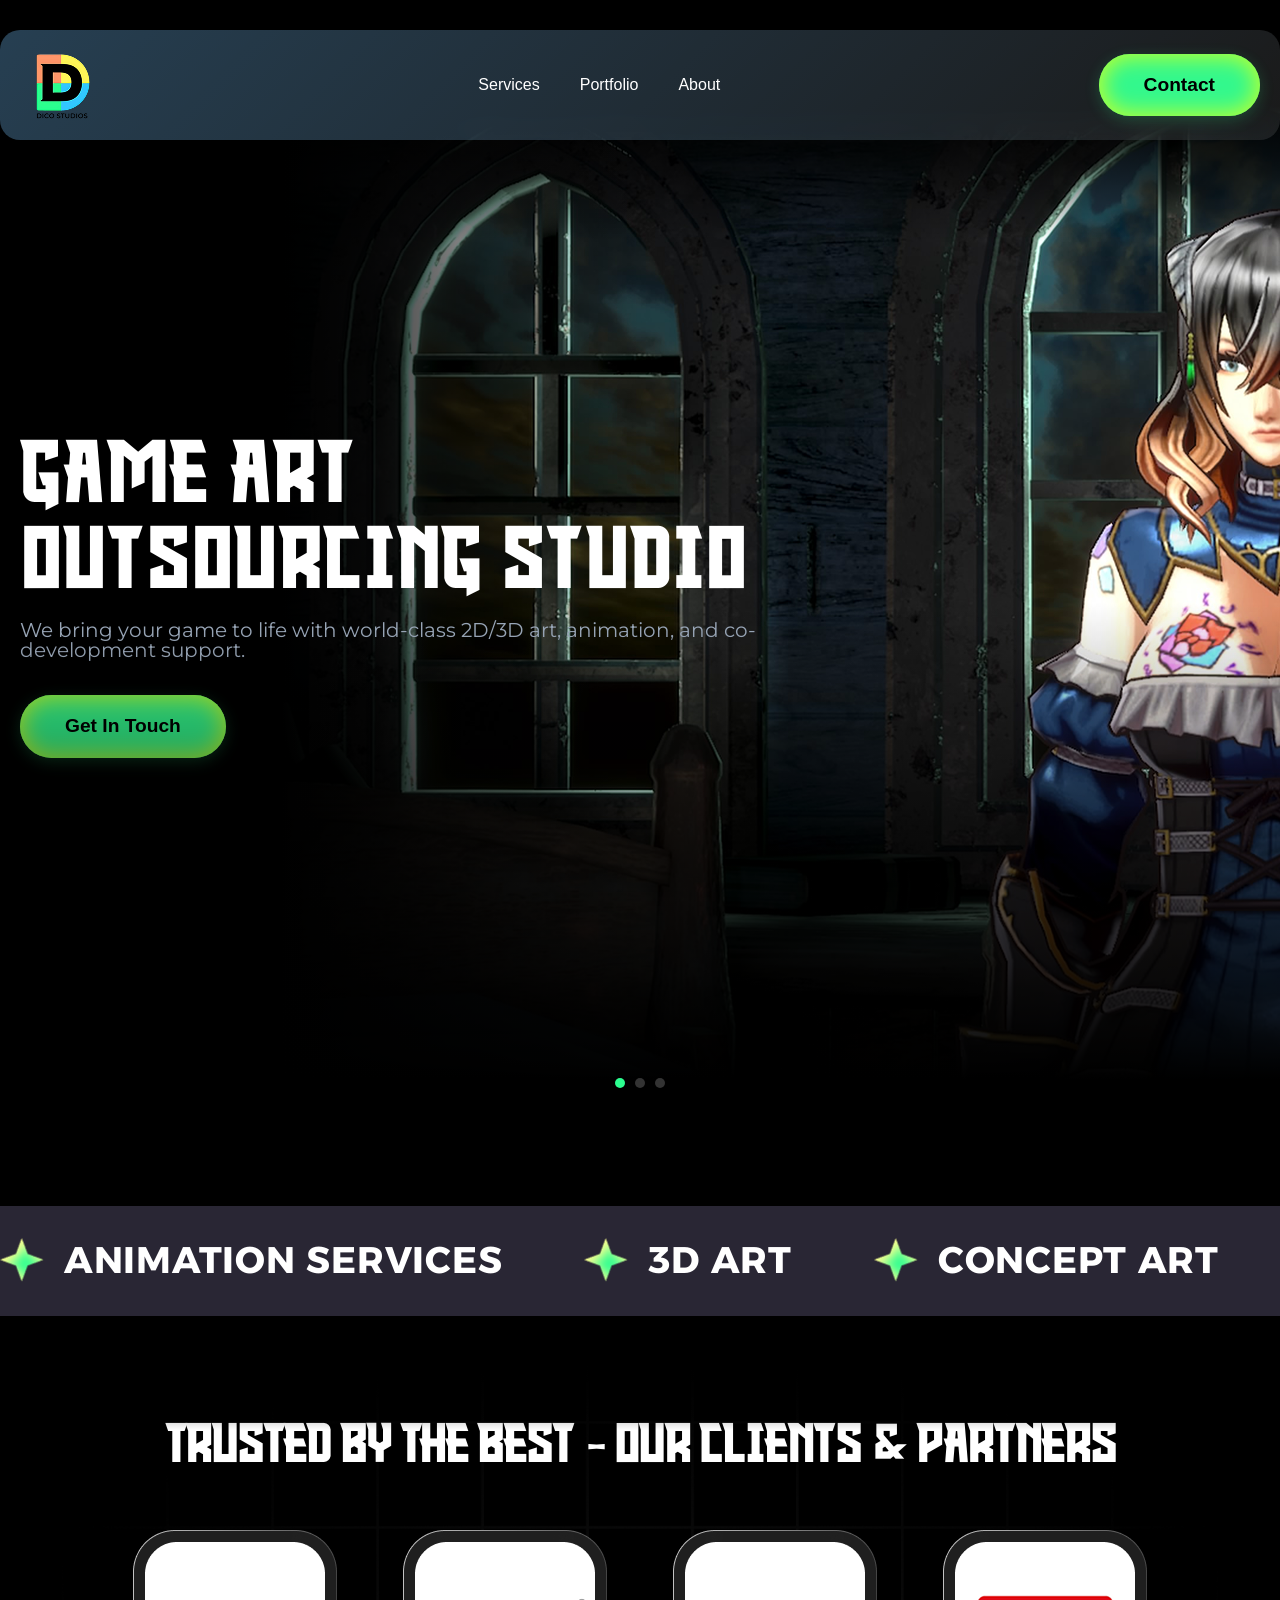
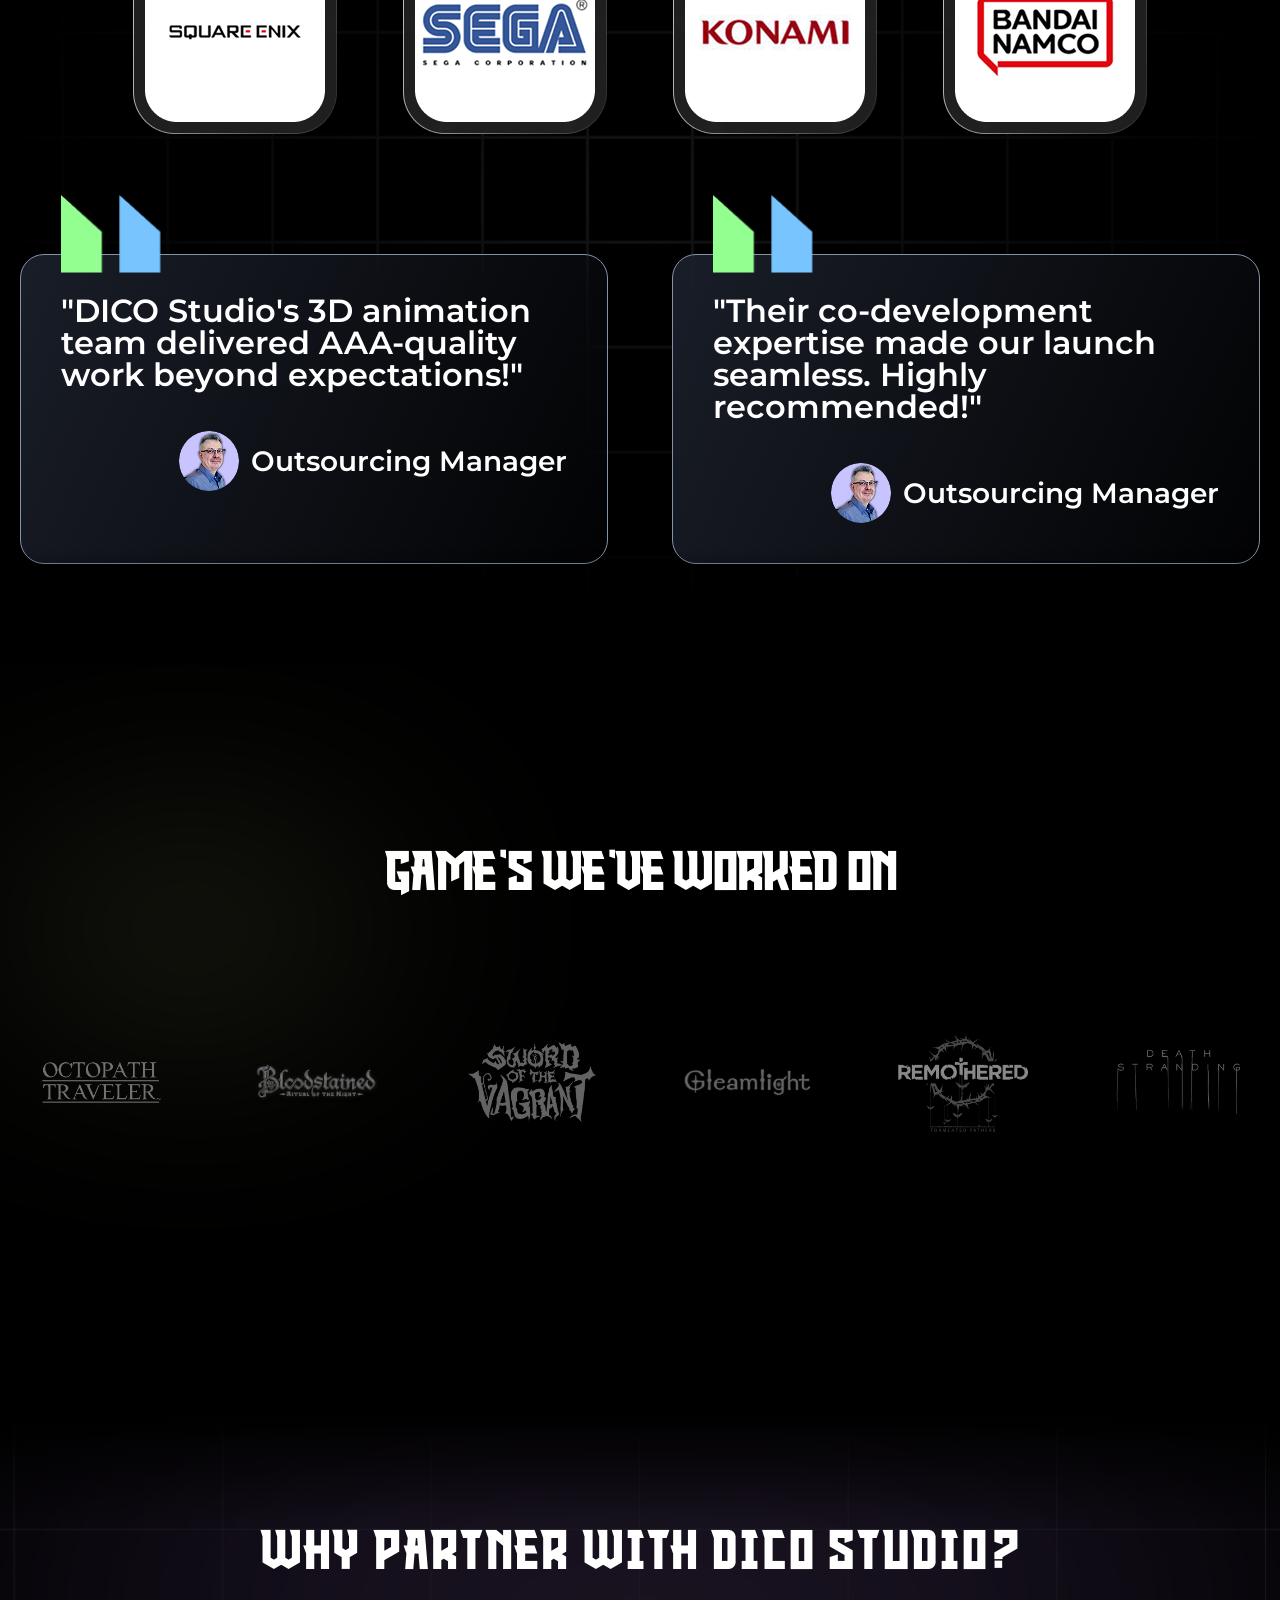
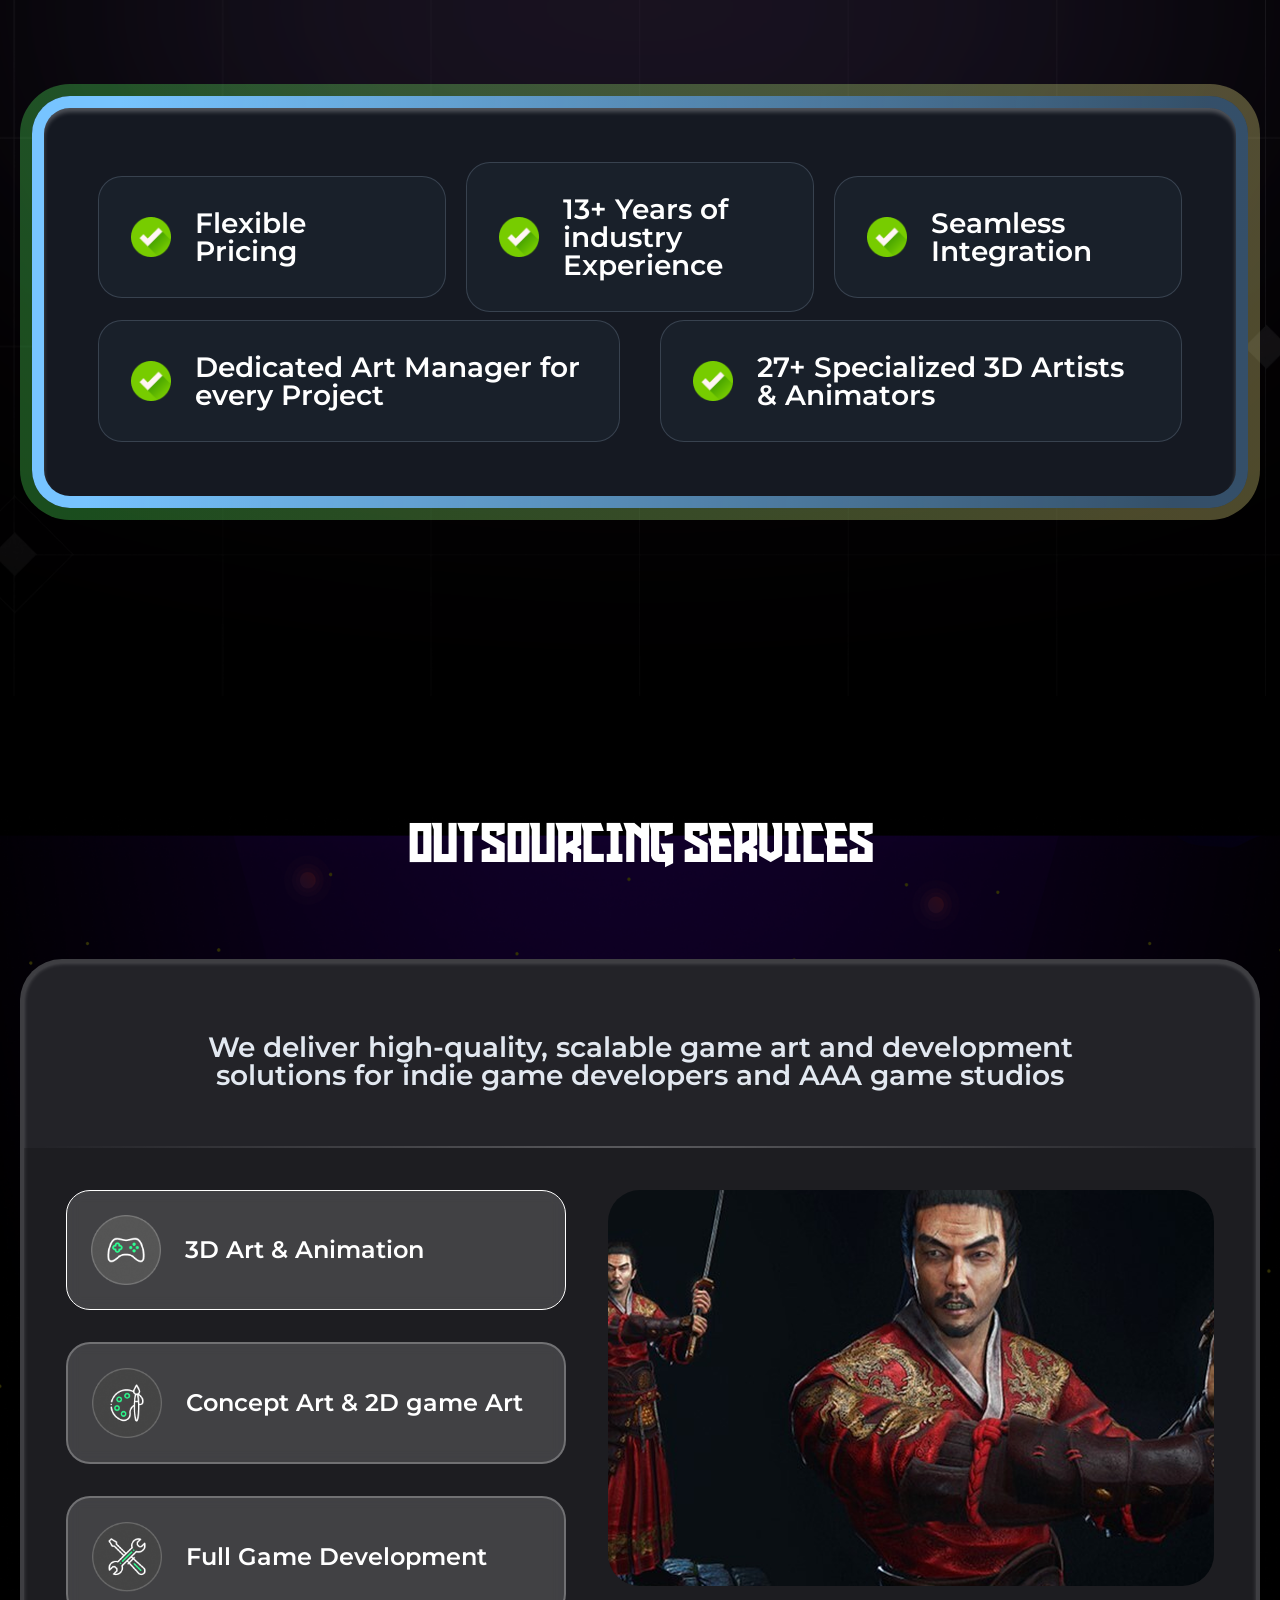
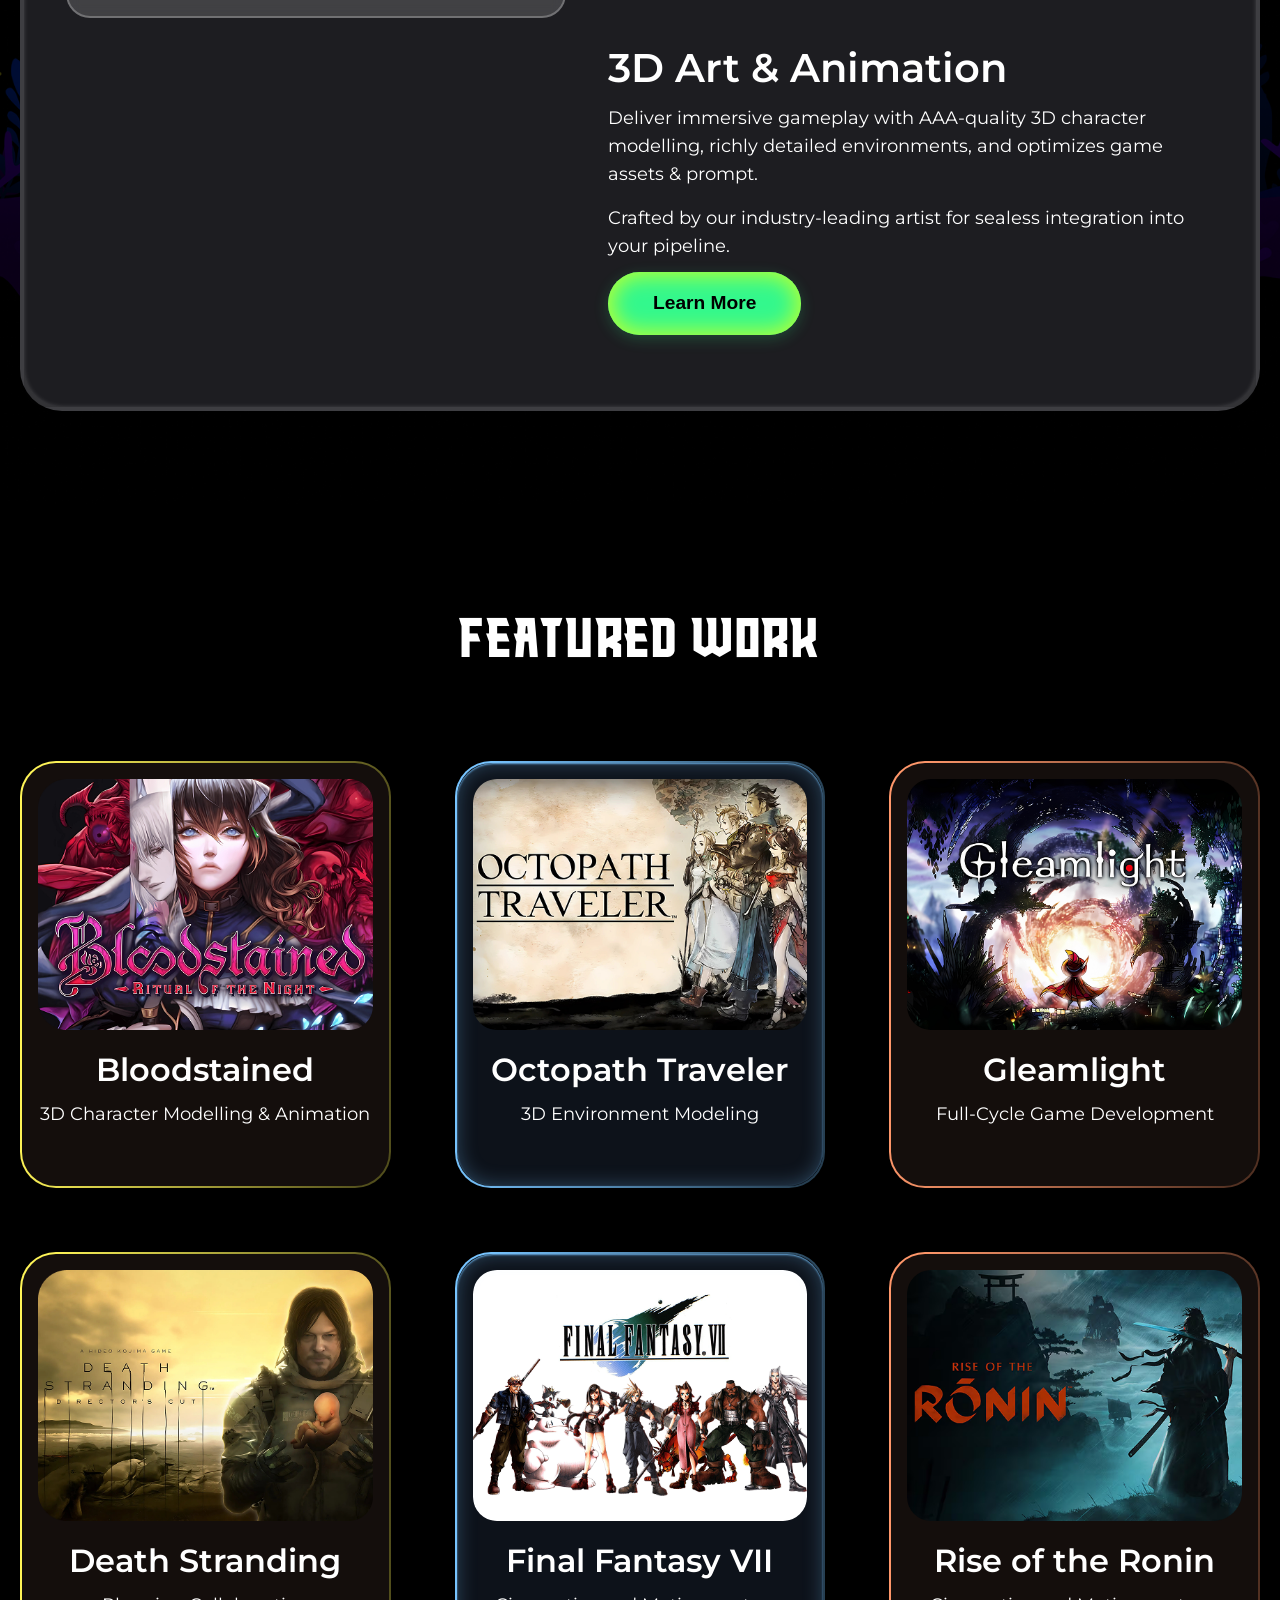
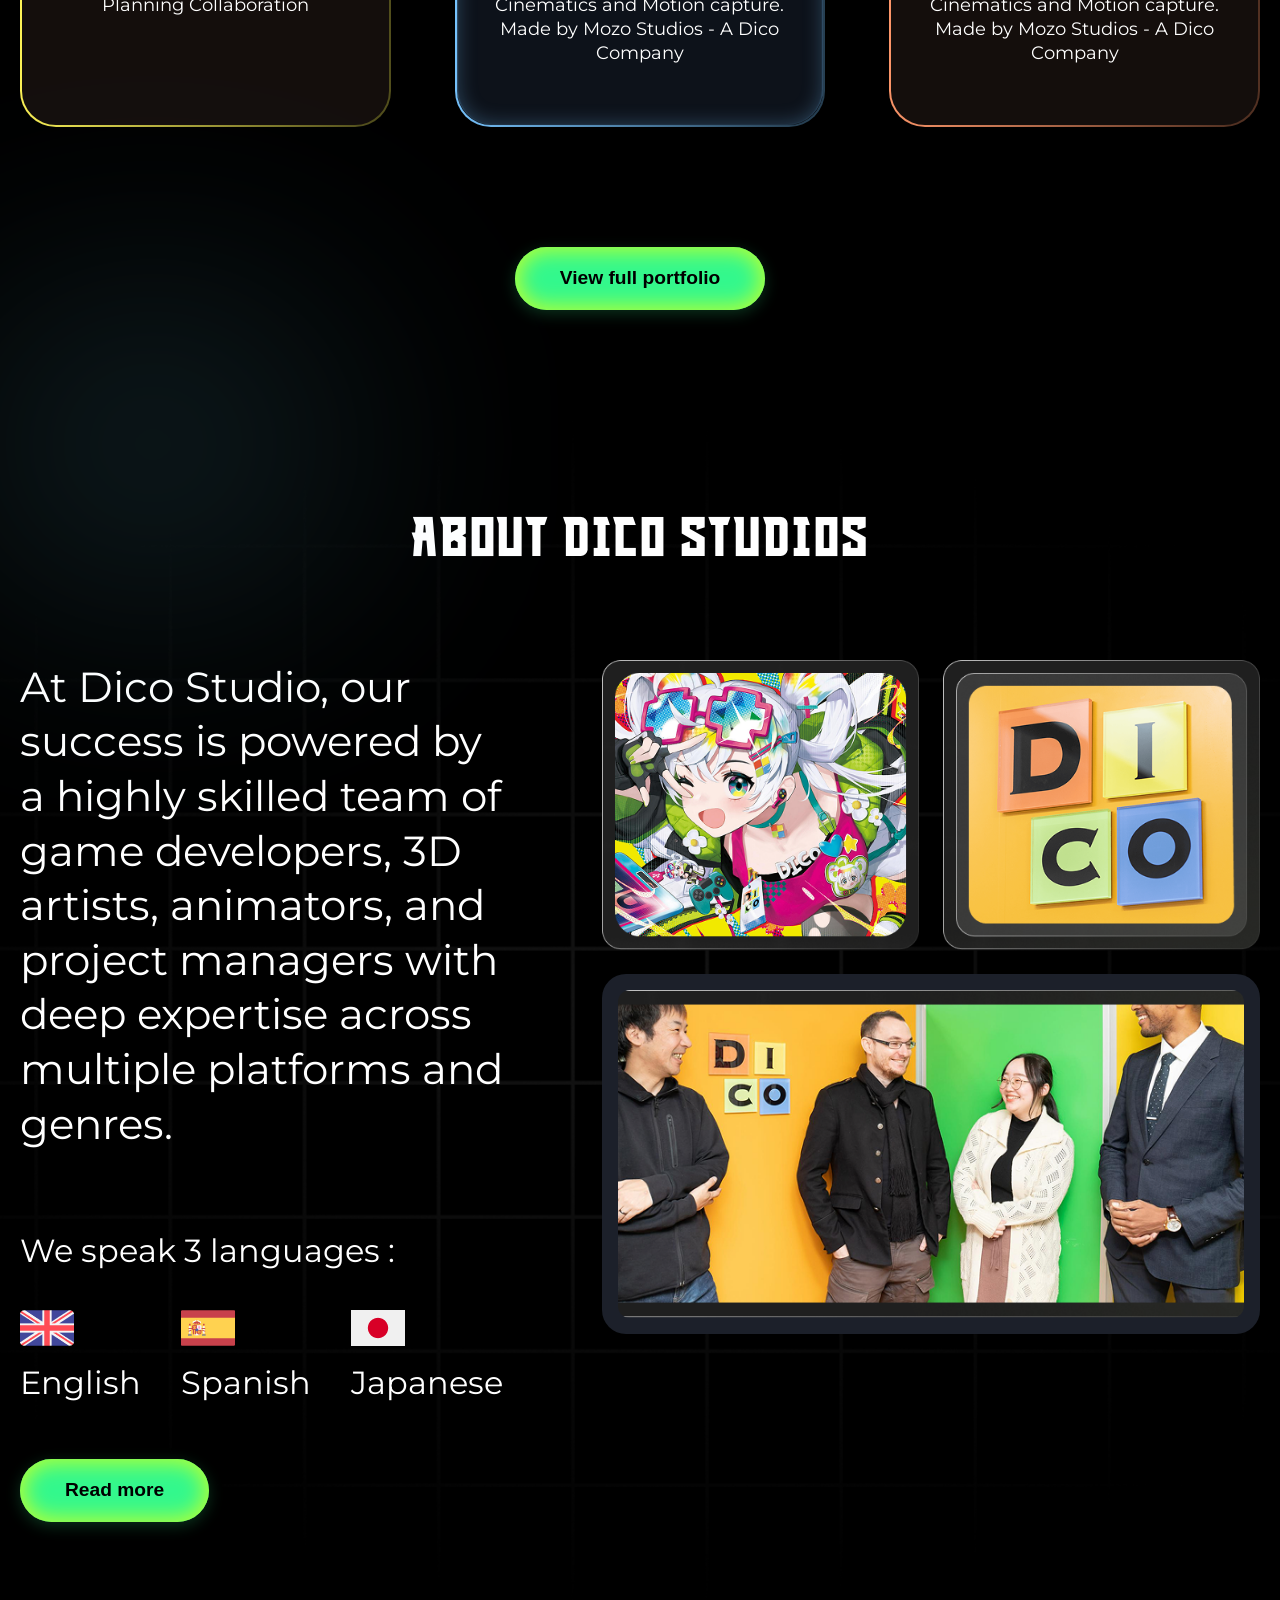
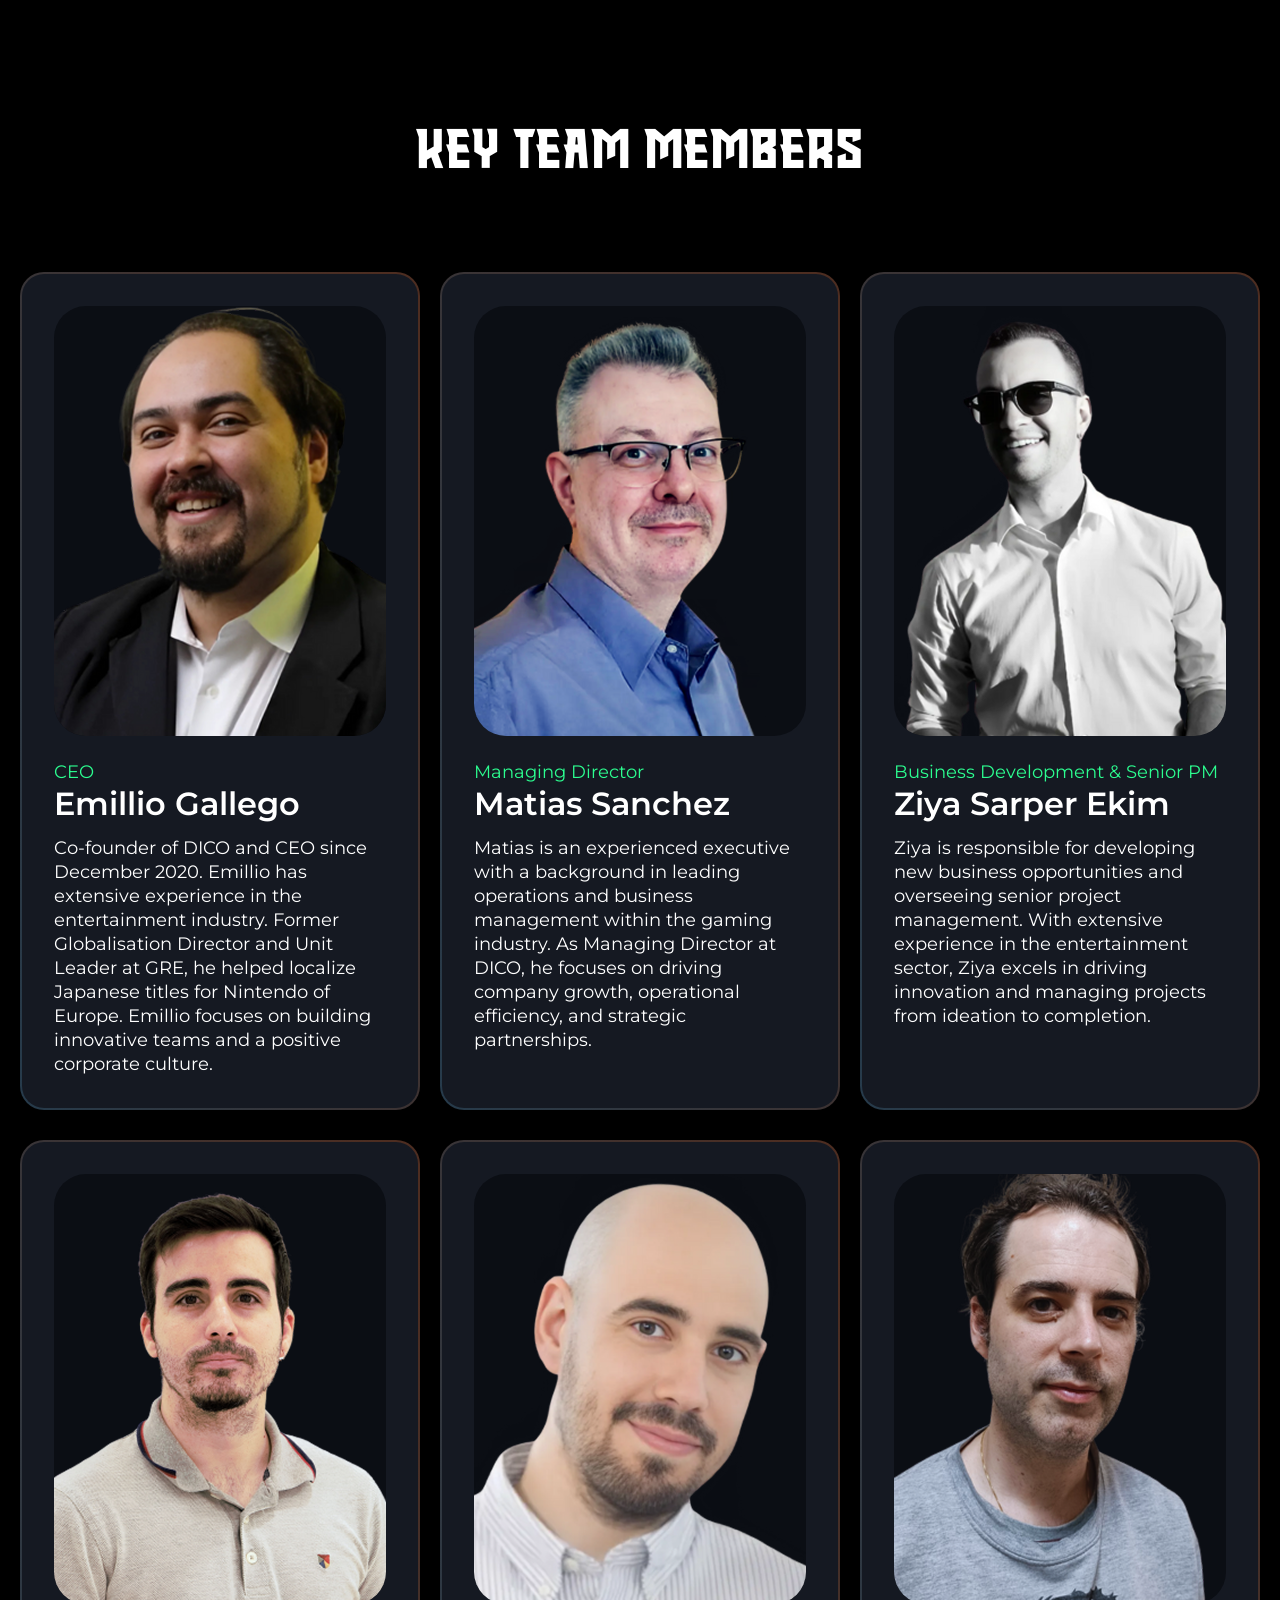
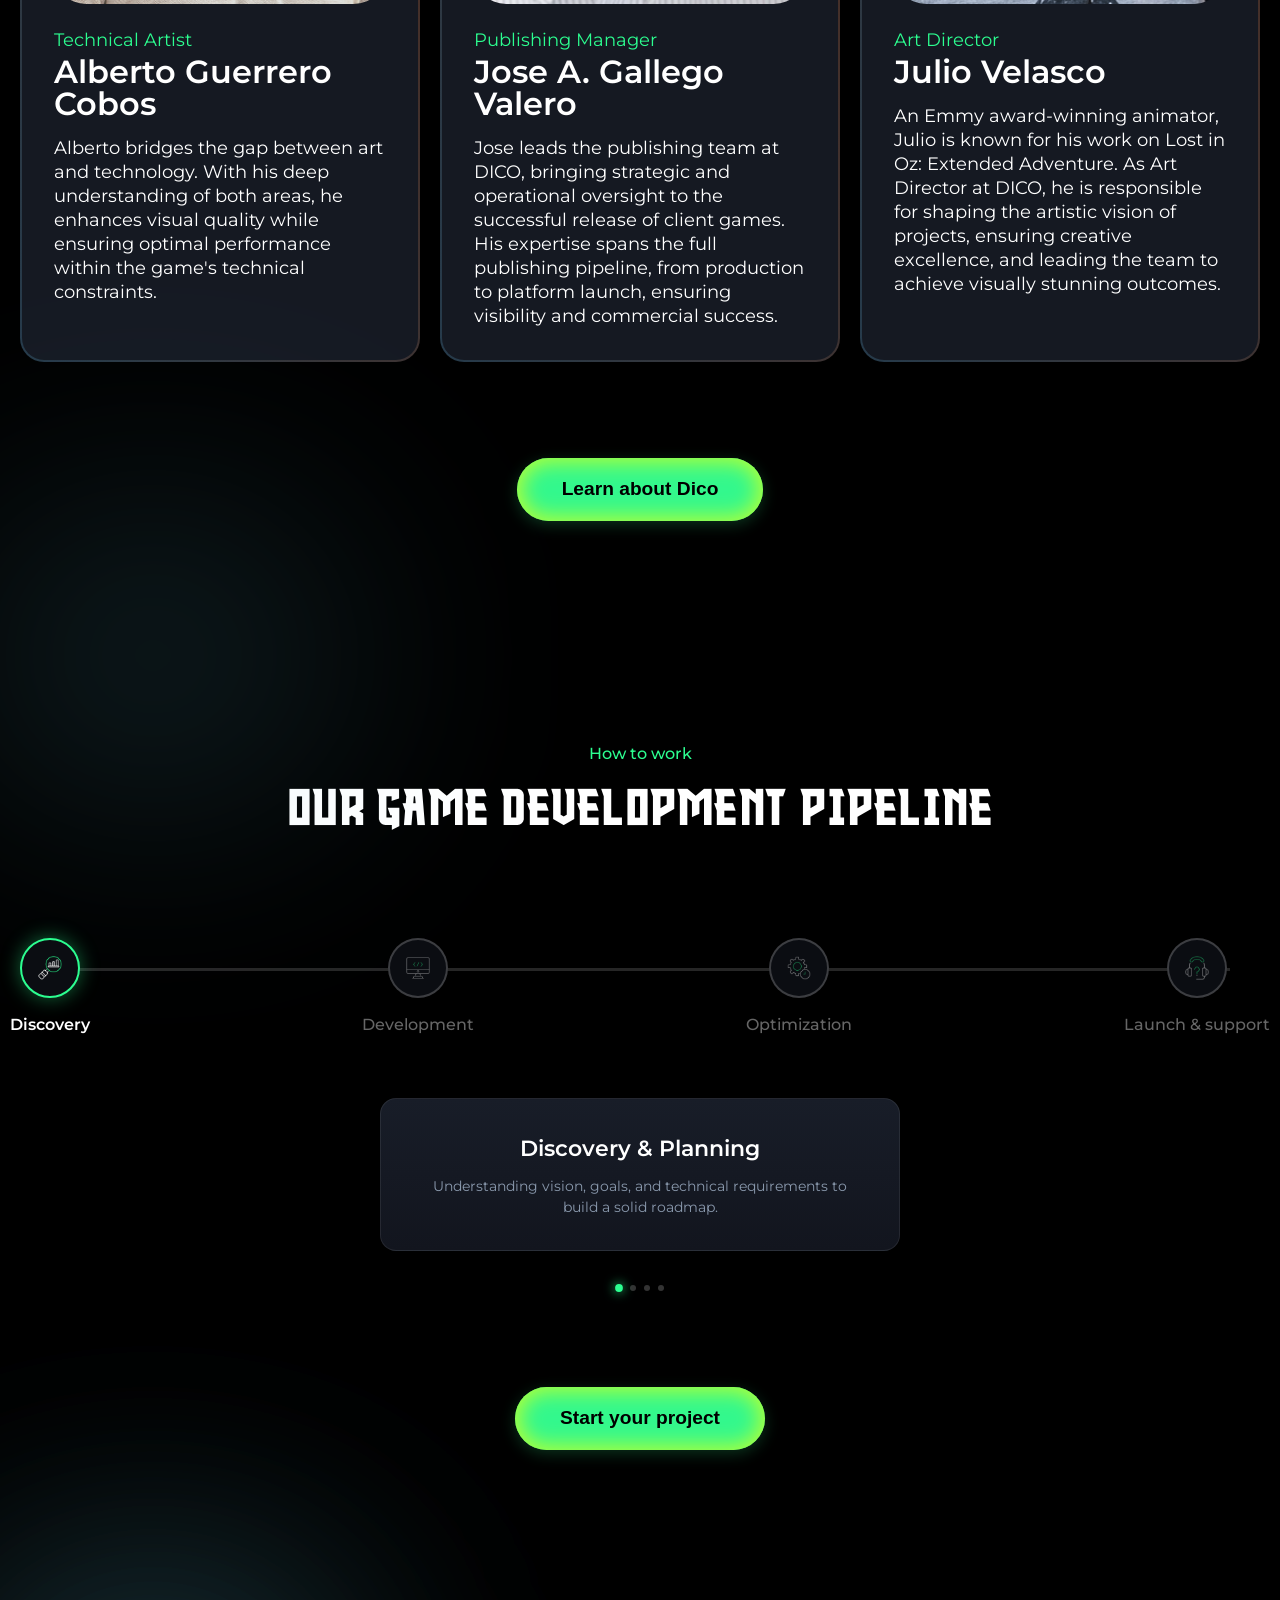
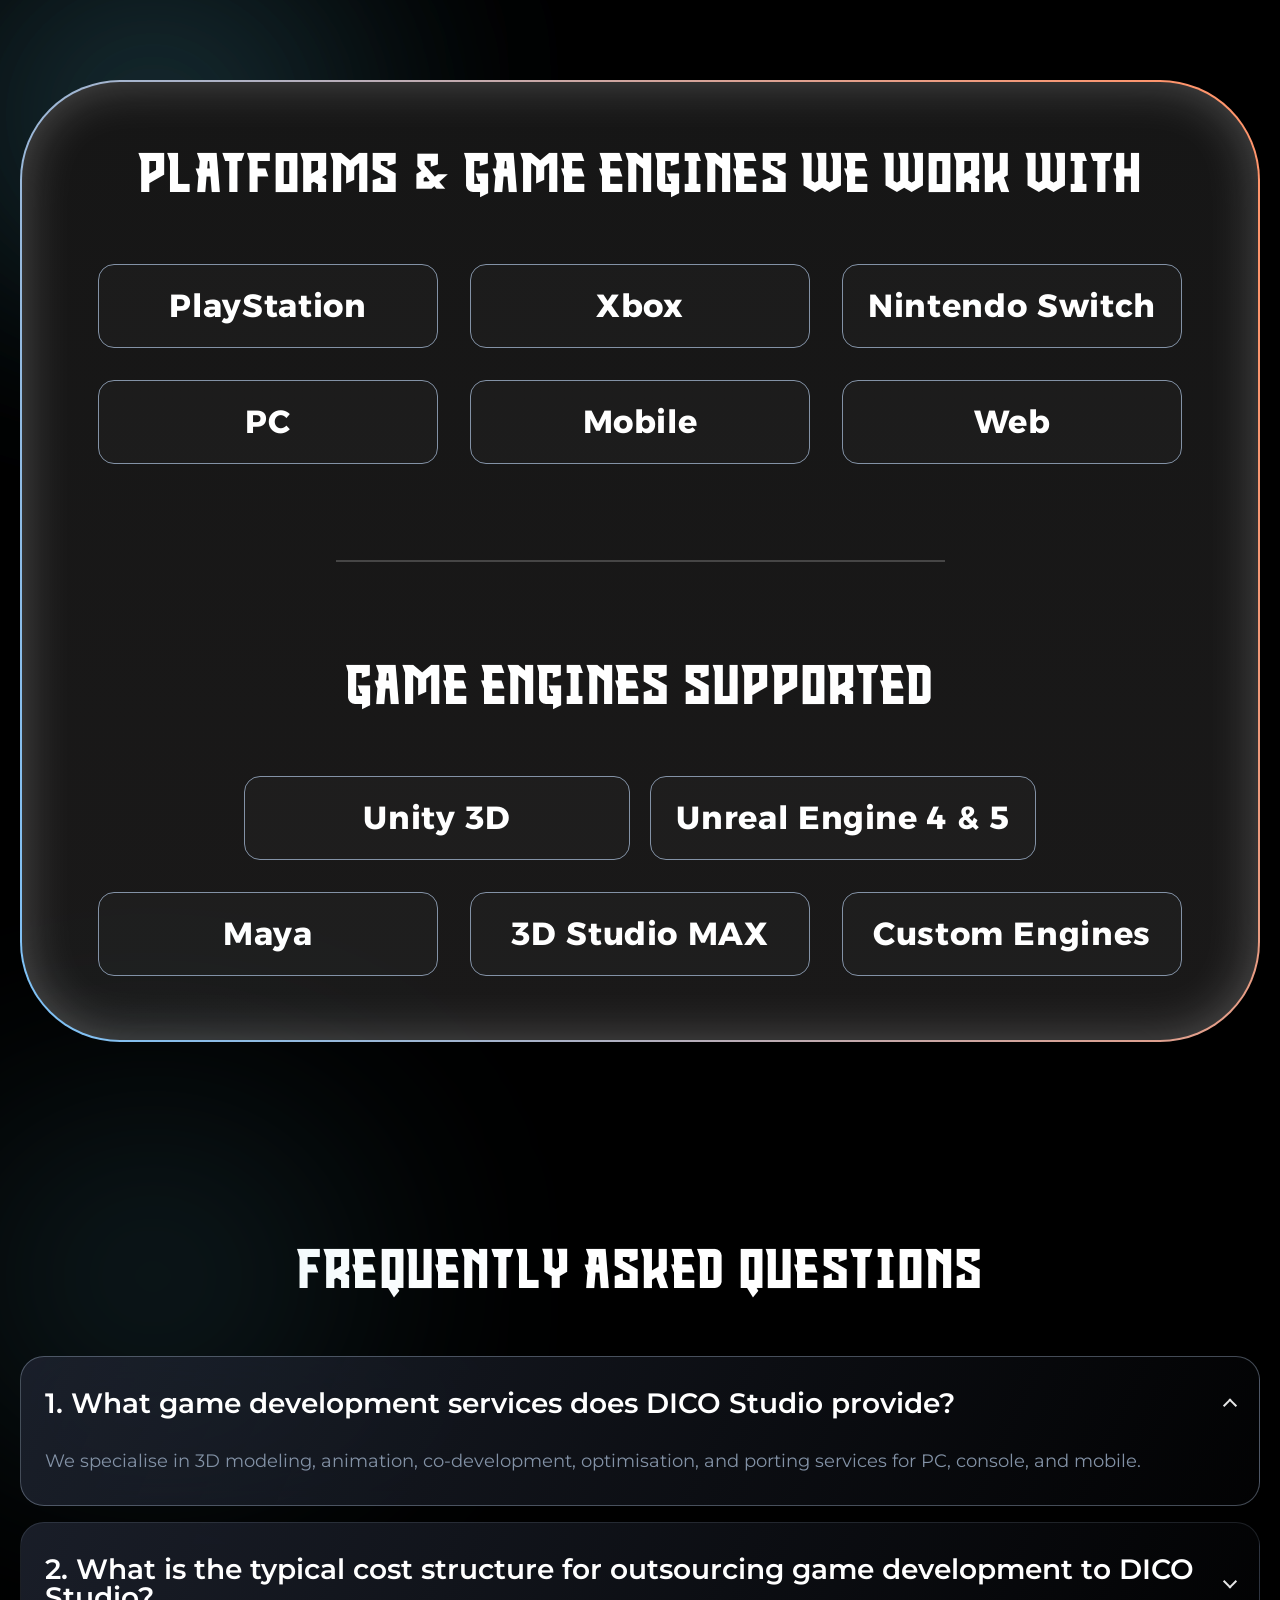
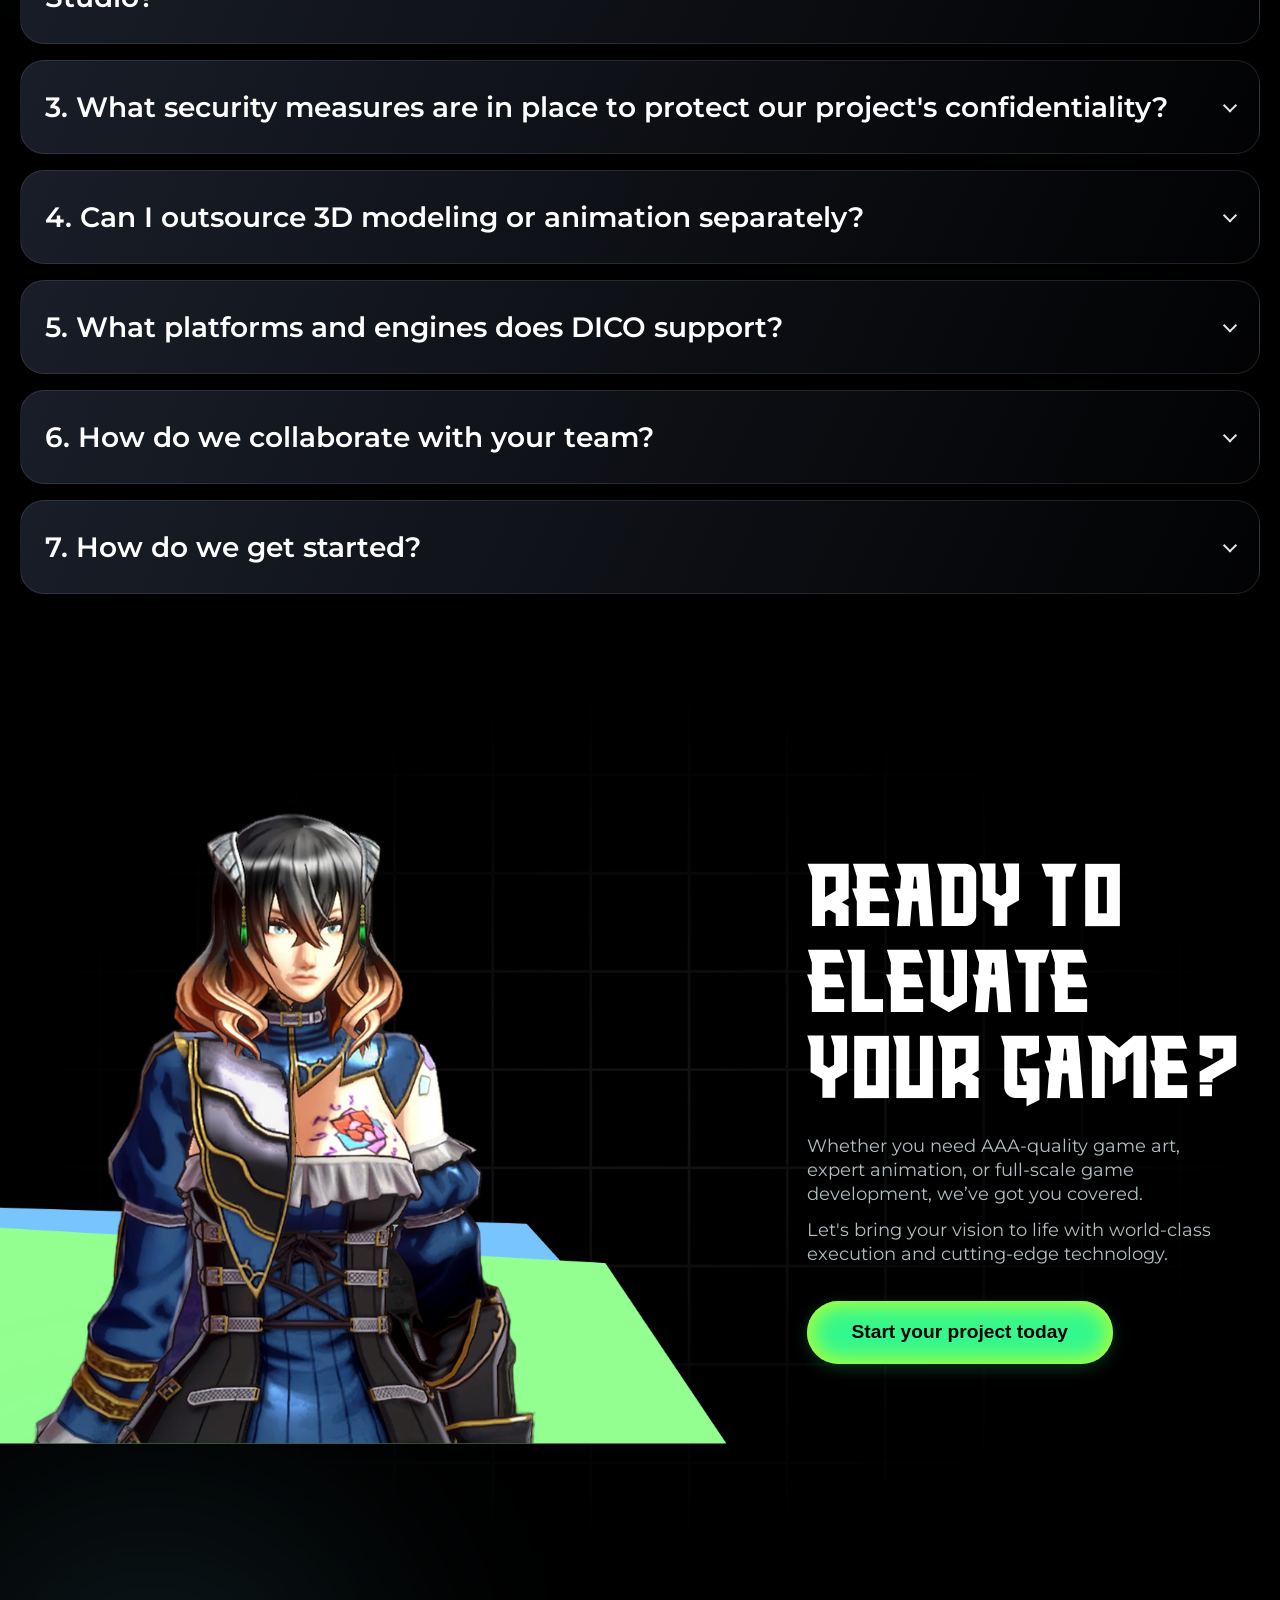
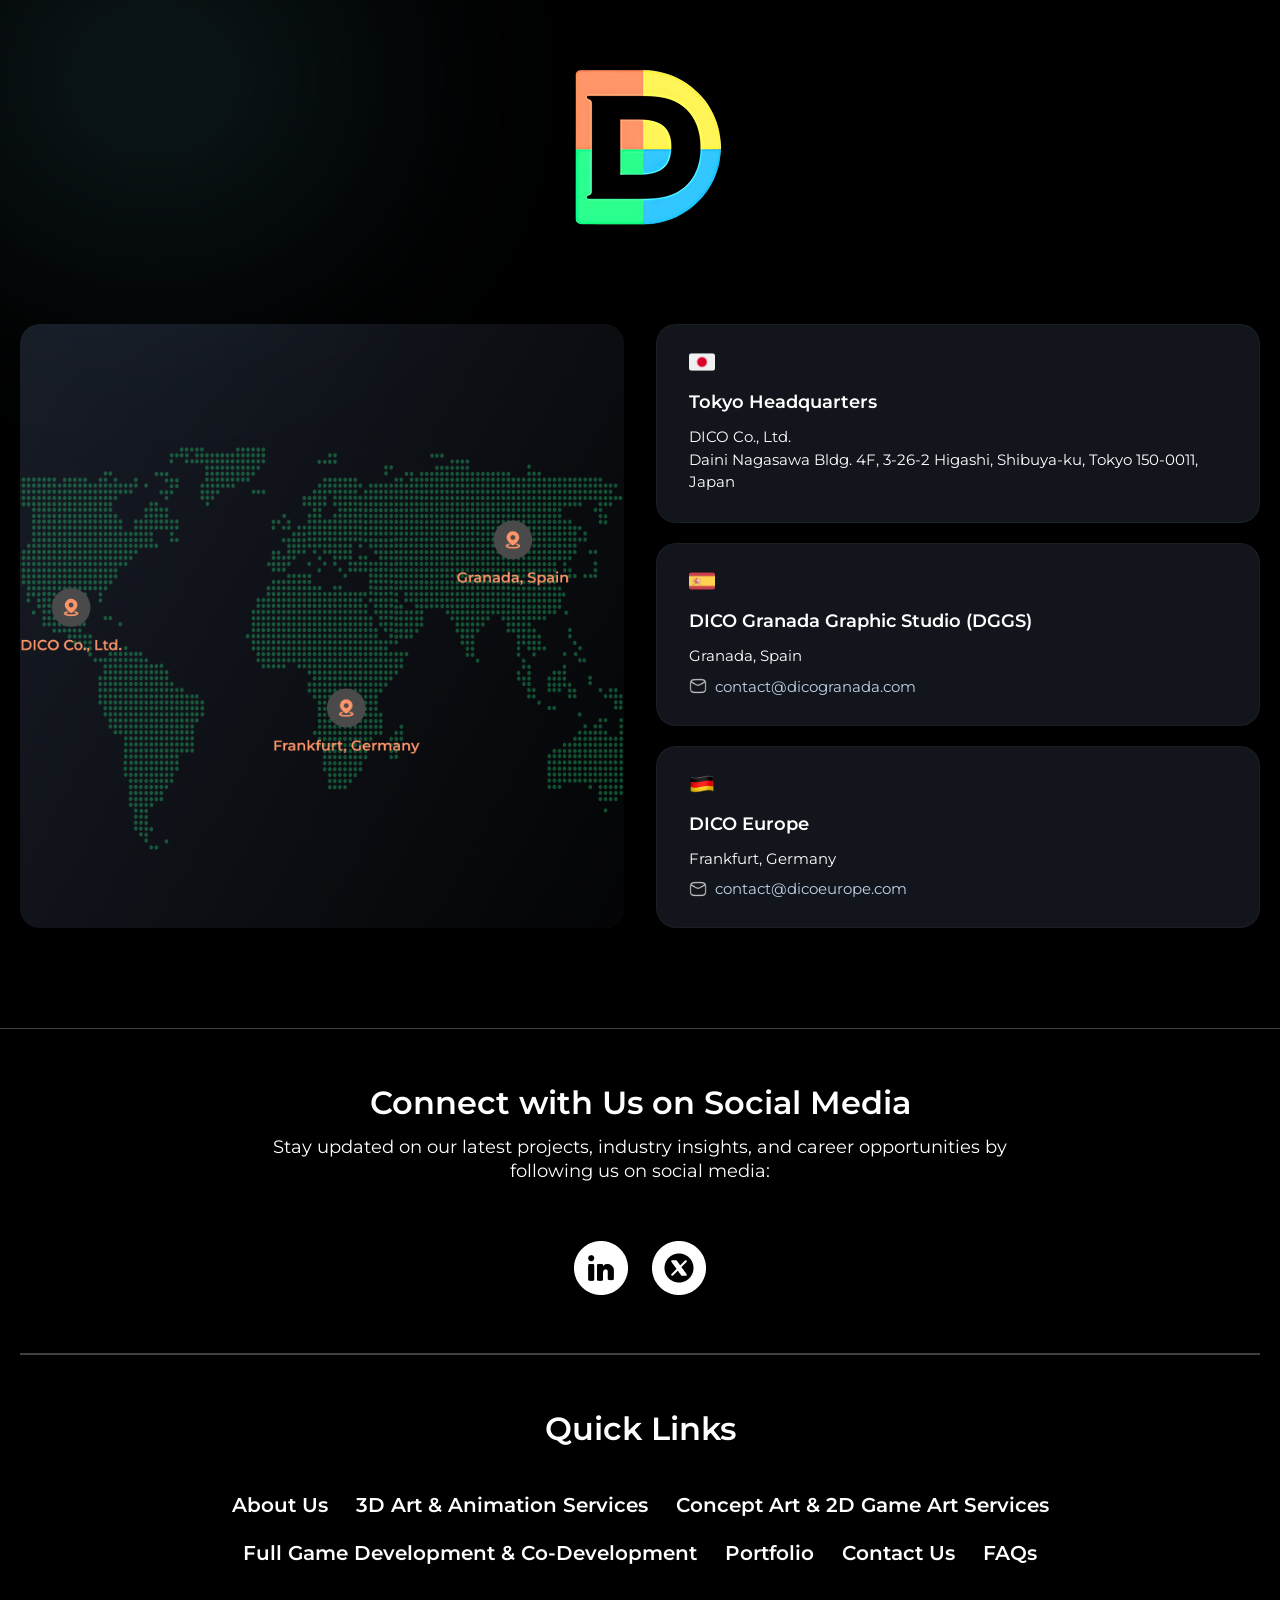
<file: index.html>
<!DOCTYPE html>
<html lang="en">

<head>
    <meta charset="UTF-8">
    <meta name="viewport" content="width=device-width, initial-scale=1.0">
    <title>Game art Outsourcing studio</title>
    <link rel="stylesheet" href="style/style.css">
    <link rel="preconnect" href="https://fonts.googleapis.com">
    <link rel="preconnect" href="https://fonts.gstatic.com" crossorigin>
    <link
        href="https://fonts.googleapis.com/css2?family=Alexandria:wght@100..900&family=Montserrat:ital,wght@0,100..900;1,100..900&display=swap"
        rel="stylesheet">
</head>

<body>

    <main>

        <nav class="main-nav">
            <div class="logo">
                <a href="index.html">
                    <img src="images/logo.png" alt="Logo">
                </a>
            </div>

            <ul class="nav-links">
                <li><a href="art.html">Services</a></li>
                <li><a href="portfolio.html">Portfolio</a></li>
                <li><a href="about.html">About</a></li>
            </ul>


            <div class="nav-btn-area">
                <a href="contact.html" class="gradient-btn">Contact</a>
            </div>
        </nav>

        <section class="hero-section">

            <div class="hero-shadow-overlay-top"></div>
            <div class="hero-shadow-overlay-left"></div>
            <div class="hero-shadow-overlay-bottom"></div>

            <div class="hero-container">

                <div class="hero-content">
                    <h1 class="hero-title">GAME ART<br>OUTSOURCING STUDIO</h1>
                    <p class="hero-desc">We bring your game to life with world-class 2D/3D art, animation, and
                        co-development support.</p>
                    <a href="#" class="gradient-btn">Get In Touch</a>
                </div>

            </div>

            <div class="slider-dots">
                <span class="dot active"></span>
                <span class="dot"></span>
                <span class="dot"></span>
            </div>
        </section>

        <section class="ticker-section">
            <div class="ticker-wrapper">
                <div class="ticker-track">
                    <div class="ticker-track-item">
                        <img src="images/star.png" alt="star" class="ticker-star">

                        <span class="ticker-item">Animation Services</span>
                    </div>

                    <div class="ticker-track-item">
                        <img src="images/star.png" alt="star" class="ticker-star">

                        <span class="ticker-item">3D Art</span>
                    </div>

                    <div class="ticker-track-item">
                        <img src="images/star.png" alt="star" class="ticker-star">

                        <span class="ticker-item">Concept Art</span>
                    </div>

                    <div class="ticker-track-item">
                        <img src="images/star.png" alt="star" class="ticker-star">

                        <span class="ticker-item">2D Game Art</span>
                    </div>

                    <div class="ticker-track-item">
                        <img src="images/star.png" alt="star" class="ticker-star">

                        <span class="ticker-item">Co-Development</span>
                    </div>
                </div>

                <div class="ticker-track">
                    <div class="ticker-track-item">
                        <img src="images/star.png" alt="star" class="ticker-star">
                        <span class="ticker-item">Animation Services</span>
                    </div>
                    <div class="ticker-track-item">
                        <img src="images/star.png" alt="star" class="ticker-star">
                        <span class="ticker-item">3D Art</span>
                    </div>

                    <div class="ticker-track-item">
                        <img src="images/star.png" alt="star" class="ticker-star">
                        <span class="ticker-item">Concept Art</span>
                    </div>
                    <div class="ticker-track-item">
                        <img src="images/star.png" alt="star" class="ticker-star">
                        <span class="ticker-item">2D Game Art</span>
                    </div>
                    <div class="ticker-track-item">
                        <img src="images/star.png" alt="star" class="ticker-star">
                        <span class="ticker-item">Co-Development</span>
                    </div>
                </div>
            </div>
        </section>

        <section class="trusted-section">

            <div class="trusted-overlay-top"></div>
            <div class="trusted-overlay-bottom"></div>

            <div class="container trusted-container">

                <h2 class="trusted-heading">Trusted by the best - Our Clients & Partners</h2>

                <div class="partners-logos">
                    <div class="partner-logo-item"><img src="images/square-enix.png" alt="Square Enix"></div>
                    <div class="partner-logo-item"><img src="images/sega.png" alt="Sega"></div>
                    <div class="partner-logo-item"><img src="images/konami.png" alt="Konami"></div>
                    <div class="partner-logo-item"><img src="images/bandai.png" alt="Bandai Namco"></div>
                </div>

                <div class="testimonial-cards-wrap">

                    <div class="testimonial-card">
                        <img src="images/neon-flag.png" alt="icon" class="card-top-icon">
                        <p class="testimonial-text">"DICO Studio's 3D animation team delivered AAA-quality work beyond
                            expectations!"</p>
                        <div class="client-info">
                            <img src="images/avatar.png" alt="Manager" class="client-avatar">
                            <span class="client-role">Outsourcing Manager</span>
                        </div>
                    </div>

                    <div class="testimonial-card">
                        <img src="images/neon-flag.png" alt="icon" class="card-top-icon">
                        <p class="testimonial-text">"Their co-development expertise made our launch seamless. Highly
                            recommended!"</p>
                        <div class="client-info">
                            <img src="images/avatar.png" alt="Manager" class="client-avatar">
                            <span class="client-role">Outsourcing Manager</span>
                        </div>
                    </div>

                </div>

                <div class="testimonial-dots">
                    <span class="t-dot active"></span>
                    <span class="t-dot"></span>
                </div>

            </div>
        </section>

        <section class="games-worked-section">

            <div class="commonwrap">
                <div class="ambient-glow-yellow"></div>

                <h2 class="section-title">Game's We've Worked On</h2>

                <div class="logos-grid">
                    <div class="logo-item"><img src="images/Octopath Traveler1.png" alt="Octopath Traveler"></div>
                    <div class="logo-item"><img src="images/Bloodstained_Ritual of the night.png" alt="Bloodstained">
                    </div>
                    <div class="logo-item"><img src="images/Sword of the vagrant.png" alt="Sword of the Vagrant"></div>
                    <div class="logo-item"><img src="images/Gleamlight logo.png" alt="Gleamlight"></div>
                    <div class="logo-item"><img src="images/Remothered game.png" alt="Remothered"></div>
                    <div class="logo-item"><img src="images/Death Stranding.png" alt="Death Stranding"></div>
                </div>

            </div>
        </section>

        <section class="why-partner-section">

            <div class="hero-shadow-overlay-top"></div>
            <div class="partner-container">


                <div class="Partner-top-1"></div>
                <div class="Partner-top-2"></div>

                <h2 class="partner-title">Why Partner With Dico Studio?</h2>

                <div class="partner-main-box">

                    <div class="partner-inner-box">

                        <div class="partner-row">
                            <div class="partner-card">
                                <img src="images/check.png" alt="check" class="check-icon">
                                <span class="card-text">Flexible Pricing</span>
                            </div>
                            <div class="partner-card">
                                <img src="images/check.png" alt="check" class="check-icon">
                                <span class="card-text">13+ Years of industry Experience</span>
                            </div>
                            <div class="partner-card">
                                <img src="images/check.png" alt="check" class="check-icon">
                                <span class="card-text">Seamless Integration</span>
                            </div>
                        </div>

                        <div class="partner-row justify-center">
                            <div class="partner-card">
                                <img src="images/check.png" alt="check" class="check-icon">
                                <span class="card-text">Dedicated Art Manager for every Project</span>
                            </div>
                            <div class="partner-card">
                                <img src="images/check.png" alt="check" class="check-icon">
                                <span class="card-text">27+ Specialized 3D Artists & Animators</span>
                            </div>
                        </div>

                    </div>
                </div>

            </div>
        </section>

        <section class="services-section">
            <div class="services-container">

                <h2 class="services-main-title">OUTSOURCING SERVICES</h2>

                <div class="services-main-box">

                    <p class="services-sub-title">
                        We deliver high-quality, scalable game art and development solutions for indie game developers
                        and AAA game studios
                    </p>
                    <div class="faded-border"></div>

                    <div class="services-content-layout">
                        <input type="radio" name="service-tabs" id="tab1" checked class="tab-switch">
                        <input type="radio" name="service-tabs" id="tab2" class="tab-switch">
                        <input type="radio" name="service-tabs" id="tab3" class="tab-switch">

                        <div class="services-tabs-sidebar">
                            <label for="tab1" class="tab-btn btn-1">
                                <span class="icon-circle"><img src="images/icon-3d.png" alt="icon"
                                        class="tab-icon"></span>
                                <span>3D Art & Animation</span>
                            </label>
                            <label for="tab2" class="tab-btn btn-2">
                                <span class="icon-circle"><img src="images/icon-2d.png" alt="icon"
                                        class="tab-icon"></span>
                                <span>Concept Art & 2D game Art</span>
                            </label>
                            <label for="tab3" class="tab-btn btn-3">
                                <span class="icon-circle"><img src="images/icon-dev.png" alt="icon"
                                        class="tab-icon"></span>
                                <span>Full Game Development</span>
                            </label>
                        </div>

                        <div class="services-content-display">

                            <div class="service-content-item content-1">
                                <div class="service-img-wrap">
                                    <img src="images/3D Art & Animation Services.png" alt="3D Art">
                                </div>
                                <div class="service-text-wrap">
                                    <h3 class="display-title">3D Art & Animation</h3>
                                    <p class="display-desc">Deliver immersive gameplay with AAA-quality 3D character
                                        modelling, richly detailed environments, and optimizes game assets & prompt.</p>
                                    <p class="display-sub-desc">Crafted by our industry-leading artist for sealess
                                        integration into your pipeline.</p>
                                    <a href="#" class="gradient-btn">Learn More</a>
                                </div>
                            </div>

                            <div class="service-content-item content-2">
                                <div class="service-img-wrap">
                                    <img src="images/service-2d.png" alt="2D Art">
                                </div>
                                <div class="service-text-wrap">
                                    <h3 class="display-title">Concept Art & 2D game Art</h3>
                                    <p class="display-desc">Transform ideas into stunning, game-ready visuals with our
                                        AAA-quality concept art and 2D game art services. </p>
                                    <p class="display-sub-desc">Our expert concept artists craft detailed character
                                        designs, immersive 2D backgrounds, and visually striking UI/UX to enhance player
                                        engagement and storytelling.
                                    </p>
                                    <a href="#" class="gradient-btn">Learn More</a>
                                </div>
                            </div>

                            <div class="service-content-item content-3">
                                <div class="service-img-wrap">
                                    <img src="images/service-dev.png" alt="Game Dev">
                                </div>
                                <div class="service-text-wrap">
                                    <h3 class="display-title">Full Game Development</h3>

                                    <p class="display-sub-desc">With over 13 years of industry experience and a skilled
                                        team of 75+ developers and artists, DICO Studio specialises in delivering
                                        high-quality game development and co-development solutions.
                                    </p>
                                    <a href="#" class="gradient-btn">Let’s build your game together</a>
                                </div>
                            </div>

                        </div>
                    </div>

                </div>

            </div>
        </section>

        <section class="featured-section">
            <div class="container featured-container">

                <h2 class="featured-main-title">Featured Work</h2>

                <div class="portfolio-grid">

                    <div class="portfolio-card card-border-1">
                        <div class="portfolio-img">
                            <img src="images/Bloodstained Ritual of the Night.png" alt="Bloodstained">
                        </div>
                        <h3 class="game-title">Bloodstained</h3>
                        <p class="game-tag">3D Character Modelling & Animation</p>
                    </div>

                    <div class="portfolio-card card-border-2">
                        <div class="portfolio-img">
                            <img src="images/Octopath Traveler.png" alt="Octopath Traveler">
                        </div>
                        <h3 class="game-title">Octopath Traveler</h3>
                        <p class="game-tag">3D Environment Modeling</p>
                    </div>

                    <div class="portfolio-card card-border-3">
                        <div class="portfolio-img">
                            <img src="images/Gleamlight Game.png" alt="Gleamlight">
                        </div>
                        <h3 class="game-title">Gleamlight</h3>
                        <p class="game-tag">Full-Cycle Game Development</p>
                    </div>

                    <div class="portfolio-card card-border-4">
                        <div class="portfolio-img">
                            <img src="images/Death Stranding Directors Cut.png" alt="Death Stranding">
                        </div>
                        <h3 class="game-title">Death Stranding</h3>
                        <p class="game-tag">Planning Collaboration</p>
                    </div>

                    <div class="portfolio-card card-border-5">
                        <div class="portfolio-img">
                            <img src="images/Final Fantasy VII.png" alt="Final Fantasy VII">
                        </div>
                        <h3 class="game-title">Final Fantasy VII</h3>
                        <p class="game-tag">Cinematics and Motion capture.<br><span>Made by Mozo Studios - A Dico
                                Company</span></p>
                    </div>

                    <div class="portfolio-card card-border-6">
                        <div class="portfolio-img">
                            <img src="images/Rise of the Ronin.png" alt="Rise of the Ronin">
                        </div>
                        <h3 class="game-title">Rise of the Ronin</h3>
                        <p class="game-tag">Cinematics and Motion capture.<br><span>Made by Mozo Studios - A Dico
                                Company</span></p>
                    </div>

                </div>

                <div class="featured-btn-wrap">
                    <a href="#" class="gradient-btn">View full portfolio</a>
                </div>

            </div>
        </section>

        <section class="about-section">
            <div class="ambient-glow-overlay"></div>
            <div class="container about-container">

                <h2 class="about-main-title">About Dico Studios</h2>

                <div class="about-layout-wrap">

                    <div class="about-left-content">
                        <p class="about-main-desc">At Dico Studio, our success is powered by a highly skilled team of
                            game developers, 3D artists, animators, and project managers with deep expertise across
                            multiple platforms and genres.</p>

                        <div class="language-wrap">
                            <h4 class="lang-title">We speak 3 languages :</h4>

                            <div class="flags-grid">
                                <div class="flag-item">
                                    <img src="images/We speak English.png" alt="English" class="lang-flag">
                                    <span class="flag-name">English</span>
                                </div>
                                <div class="flag-item">
                                    <img src="images/Spanish.png" alt="Spanish" class="lang-flag">
                                    <span class="flag-name">Spanish</span>
                                </div>
                                <div class="flag-item">
                                    <img src="images/Japanese.png" alt="Japanese" class="lang-flag">
                                    <span class="flag-name">Japanese</span>
                                </div>
                            </div>
                        </div>

                        <div class="about-btn-wrap">
                            <a href="#" class="gradient-btn">Read more</a>
                        </div>
                    </div>

                    <div class="about-right-images">
                        <div class="top-images-row">
                            <div class="img-box-small">
                                <img src="images/about-img1.png" alt="Anime Art">
                            </div>
                            <div class="img-box-small">
                                <img src="images/about-img2.png" alt="Dico Block Logo">
                            </div>
                        </div>

                        <div class="bottom-image-row">
                            <div class="img-box-large">
                                <img src="images/about-img3.png" alt="Dico Team Photo">
                            </div>
                        </div>
                    </div>

                </div>

            </div>
        </section>

        <section class="team-section">
            <div class="team-container">

                <h2 class="team-main-title">Key Team Members</h2>

                <div class="team-grid-wrapper">

                    <div class="team-card card-style-pair">
                        <div class="team-img-box">
                            <img src="images/Emillio Gallego_CEO Dico Studios.png" alt="Emillio Gallego">
                        </div>
                        <span class="team-designation">CEO</span>
                        <h3 class="team-name">Emillio Gallego</h3>
                        <p class="team-desc">Co-founder of DICO and CEO since December 2020. Emillio has extensive
                            experience in the entertainment industry. Former Globalisation Director and Unit Leader at
                            GRE, he helped localize Japanese titles for Nintendo of Europe. Emillio focuses on building
                            innovative teams and a positive corporate culture.</p>
                    </div>

                    <div class="team-card card-style-pair">
                        <div class="team-img-box">
                            <img src="images/Managing Director Dico Studios.png" alt="Matias Sanchez">
                        </div>
                        <span class="team-designation">Managing Director</span>
                        <h3 class="team-name">Matias Sanchez</h3>
                        <p class="team-desc">Matias is an experienced executive with a background in leading operations
                            and business management within the gaming industry. As Managing Director at DICO, he focuses
                            on driving company growth, operational efficiency, and strategic partnerships.</p>
                    </div>

                    <div class="team-card card-style-pair">
                        <div class="team-img-box">
                            <img src="images/Ziya Sarper Ekim_Business Development Manager_Dico_Studios.png"
                                alt="Ziya Sarper Ekim">
                        </div>
                        <span class="team-designation">Business Development & Senior PM</span>
                        <h3 class="team-name">Ziya Sarper Ekim</h3>
                        <p class="team-desc">Ziya is responsible for developing new business opportunities and
                            overseeing senior project management. With extensive experience in the entertainment sector,
                            Ziya excels in driving innovation and managing projects from ideation to completion.</p>
                    </div>

                    <div class="team-card card-style-pair">
                        <div class="team-img-box">
                            <img src="images/Alberto_ Technical Artist Dico Studios.png" alt="Alberto Guerrero Cobos">
                        </div>
                        <span class="team-designation">Technical Artist</span>
                        <h3 class="team-name">Alberto Guerrero Cobos</h3>
                        <p class="team-desc">Alberto bridges the gap between art and technology. With his deep
                            understanding of both areas, he enhances visual quality while ensuring optimal performance
                            within the game's technical constraints.</p>
                    </div>

                    <div class="team-card card-style-pair">
                        <div class="team-img-box">
                            <img src="images/Jose A. Gallego Valero_Publishing Manager Dico.png"
                                alt="Jose A. Gallego Valero">
                        </div>
                        <span class="team-designation">Publishing Manager</span>
                        <h3 class="team-name">Jose A. Gallego Valero</h3>
                        <p class="team-desc">Jose leads the publishing team at DICO, bringing strategic and operational
                            oversight to the successful release of client games. His expertise spans the full publishing
                            pipeline, from production to platform launch, ensuring visibility and commercial success.
                        </p>
                    </div>

                    <div class="team-card card-style-pair">
                        <div class="team-img-box">
                            <img src="images/Art Director_Dico Studio.png" alt="Julio Velasco">
                        </div>
                        <span class="team-designation">Art Director</span>
                        <h3 class="team-name">Julio Velasco</h3>
                        <p class="team-desc">An Emmy award-winning animator, Julio is known for his work on Lost in Oz:
                            Extended Adventure. As Art Director at DICO, he is responsible for shaping the artistic
                            vision of projects, ensuring creative excellence, and leading the team to achieve visually
                            stunning outcomes.</p>
                    </div>

                </div>

                <div class="team-btn-wrap">
                    <a href="#" class="gradient-btn">Learn about Dico</a>
                </div>

            </div>
        </section>

        <section class="pipeline-section">

            <div class="ambient-glow-overlay"></div>
            <div class="pipeline-container">

                <span class="pipeline-sub-title">How to work</span>
                <h2 class="pipeline-main-title">OUR GAME DEVELOPMENT PIPELINE</h2>

                <div class="pipeline-box">

                    <input type="radio" name="pipeline-tabs" id="pipe1" checked class="pipe-switch">
                    <input type="radio" name="pipeline-tabs" id="pipe2" class="pipe-switch">
                    <input type="radio" name="pipeline-tabs" id="pipe3" class="pipe-switch">
                    <input type="radio" name="pipeline-tabs" id="pipe4" class="pipe-switch">

                    <div class="pipeline-timeline-track">
                        <div class="timeline-line"></div>

                        <label for="pipe1" class="timeline-node node-1">
                            <div class="node-circle"><img src="images/Discovery.png" alt="icon"></div>
                            <span class="node-label">Discovery</span>
                        </label>

                        <label for="pipe2" class="timeline-node node-2">
                            <div class="node-circle"><img src="images/Code.png" alt="icon"></div>
                            <span class="node-label">Development</span>
                        </label>

                        <label for="pipe3" class="timeline-node node-3">
                            <div class="node-circle"><img src="images/Optimization.png" alt="icon"></div>
                            <span class="node-label">Optimization</span>
                        </label>

                        <label for="pipe4" class="timeline-node node-4">
                            <div class="node-circle"><img src="images/support.png" alt="icon"></div>
                            <span class="node-label">Launch & support</span>
                        </label>
                    </div>

                    <div class="pipeline-content-window">
                        <div class="pipeline-sliding-track">

                            <div class="pipeline-content-item">
                                <div class="pipeline-card">
                                    <h3 class="pipe-card-title">Discovery & Planning</h3>
                                    <p class="pipe-card-desc">Understanding vision, goals, and technical requirements to
                                        build a solid roadmap.</p>
                                </div>
                            </div>

                            <div class="pipeline-content-item">
                                <div class="pipeline-card">
                                    <h3 class="pipe-card-title">Development & Execution</h3>
                                    <p class="pipe-card-desc">Creating characters, environments, and animations that
                                        bring worlds to life.</p>
                                </div>
                            </div>

                            <div class="pipeline-content-item">
                                <div class="pipeline-card">
                                    <h3 class="pipe-card-title">Optimization & Testing</h3>
                                    <p class="pipe-card-desc">Ensuring peak performance across all platforms with game
                                        testing services.</p>
                                </div>
                            </div>

                            <div class="pipeline-content-item">
                                <div class="pipeline-card">
                                    <h3 class="pipe-card-title">Launch & Post-Release Support</h3>
                                    <p class="pipe-card-desc">Shipping with confidence and maintaining long-term game
                                        success.</p>
                                </div>
                            </div>

                        </div>
                    </div>

                    <div class="pipeline-dots">
                        <label for="pipe1" class="dot dot-1"></label>
                        <label for="pipe2" class="dot dot-2"></label>
                        <label for="pipe3" class="dot dot-3"></label>
                        <label for="pipe4" class="dot dot-4"></label>
                    </div>

                    <div class="pipeline-btn-wrap">
                        <a href="#" class="gradient-btn">Start your project</a>
                    </div>

                </div>
            </div>
        </section>

        <section class="engines-section">
            <div class="engines-container">
                <div class="ambient-glow-overlay"></div>
                <div class="ambient-glow-overlay"></div>


                <div class="engines-main-box">

                    <div class="engine-group-wrap">
                        <h2 class="engine-section-title">Platforms & Game Engines We Work With</h2>

                        <div class="tags-grid-three">
                            <div class="tech-tag">PlayStation</div>
                            <div class="tech-tag">Xbox</div>
                            <div class="tech-tag">Nintendo Switch</div>
                            <div class="tech-tag">PC</div>
                            <div class="tech-tag">Mobile</div>
                            <div class="tech-tag">Web</div>
                        </div>
                    </div>

                    <div class="horizontal-line"></div>

                    <div class="engine-group-wrap">
                        <h2 class="engine-section-title">Game Engines Supported</h2>

                        <div class="tags-grid-two">
                            <div class="tech-tag">Unity 3D</div>
                            <div class="tech-tag">Unreal Engine 4 & 5</div>
                        </div>

                        <div class="tags-grid-three margin-top-tag">
                            <div class="tech-tag">Maya</div>
                            <div class="tech-tag">3D Studio MAX</div>
                            <div class="tech-tag">Custom Engines</div>
                        </div>
                    </div>

                </div>

            </div>
        </section>

        <section class="faq-section">

            <div class="faq-container">
                <div class="ambient-glow-overlay"></div>

                <h2 class="faq-main-title">Frequently Asked Questions</h2>

                <div class="faq-wrapper">

                    <details class="faq-item" name="faq" open>
                        <summary class="faq-question">1. What game development services does DICO Studio provide?
                        </summary>
                        <div class="faq-answer">
                            <p>We specialise in 3D modeling, animation, co-development, optimisation, and porting
                                services for PC, console, and mobile.</p>
                        </div>
                    </details>

                    <details class="faq-item" name="faq">
                        <summary class="faq-question">2. What is the typical cost structure for outsourcing game
                            development to DICO Studio?</summary>
                        <div class="faq-answer">
                            <p>Our cost structure is flexible and tailored to project scope, milestones, or dedicated
                                team hourly rates.</p>
                        </div>
                    </details>

                    <details class="faq-item" name="faq">
                        <summary class="faq-question">3. What security measures are in place to protect our project's
                            confidentiality?</summary>
                        <div class="faq-answer">
                            <p>We sign strict NDAs and employ secure, siloed data servers to protect all intellectual
                                properties.</p>
                        </div>
                    </details>

                    <details class="faq-item" name="faq">
                        <summary class="faq-question">4. Can I outsource 3D modeling or animation separately?</summary>
                        <div class="faq-answer">
                            <p>Yes, you can hire our teams separately for specific asset production pipelines or
                                full-cycle needs.</p>
                        </div>
                    </details>

                    <details class="faq-item" name="faq">
                        <summary class="faq-question">5. What platforms and engines does DICO support?</summary>
                        <div class="faq-answer">
                            <p>We fully support Unreal Engine, Unity, and build games for PlayStation, Xbox, Switch, PC,
                                and Mobile.</p>
                        </div>
                    </details>

                    <details class="faq-item" name="faq">
                        <summary class="faq-question">6. How do we collaborate with your team?</summary>
                        <div class="faq-answer">
                            <p>Through dedicated project managers, daily sprint updates via Slack/Discord, and regular
                                milestone reviews.</p>
                        </div>
                    </details>

                    <details class="faq-item" name="faq">
                        <summary class="faq-question">7. How do we get started?</summary>
                        <div class="faq-answer">
                            <p>Simply click the "Get In Touch" button, share your game's brief, and we'll arrange a
                                discovery call.</p>
                        </div>
                    </details>

                </div>

            </div>

        </section>

        <section class="cta-elevate-section">
            <div class="cta-container">

                <div class="cta-layout">


                    <div class="cta-image-col">
                        <img src="images/outsourcing game art.png" alt="Game Character" class="cta-char-img">

                    </div>


                    <div class="cta-content-col">
                        <h2 class="cta-title">Ready to Elevate<br>Your Game?</h2>

                        <div class="cta-text-box">
                            <p class="cta-desc-1">Whether you need AAA-quality game art, expert animation, or full-scale
                                game development, we’ve got you covered.</p>
                            <p class="cta-desc-2">Let's bring your vision to life with world-class execution and
                                cutting-edge technology.</p>
                        </div>

                        <div class="cta-btn-wrap">
                            <a href="#" class="gradient-btn">Start your project today</a>
                        </div>
                    </div>

                </div>

            </div>
        </section>

        <section class="footer-location-section">
            <div class="footer-container">
                <div class="ambient-glow-overlay"></div>

                <div class="footer-logo-wrap">
                    <img src="images/logo-large.png" alt="DICO Logo" class="f-logo">
                </div>

                <div class="footer-layout">

                    <div class="footer-map-col">
                        <img src="images/world-map.png" alt="DICO Office Locations Map" class="f-map-img">
                    </div>

                    <div class="footer-content-col">

                        <div class="office-box">
                            <div class="box-header">
                                <img src="images/Japanese.png" alt="Japan Flag" class="box-flag">
                                <h3 class="office-title">Tokyo Headquarters</h3>
                            </div>
                            <p class="office-subtitle">DICO Co., Ltd.</p>
                            <p class="office-address">Daini Nagasawa Bldg. 4F, 3-26-2 Higashi, Shibuya-ku, Tokyo
                                150-0011, Japan</p>
                        </div>

                        <div class="office-box">
                            <div class="box-header">
                                <img src="images/Spanish.png" alt="Spain Flag" class="box-flag">
                                <h3 class="office-title">DICO Granada Graphic Studio (DGGS)</h3>
                            </div>
                            <p class="office-subtitle">Granada, Spain</p>
                            <div class="office-mail-wrap">
                                <img src="images/email-icon.png" alt="Email" class="email-icon">
                                <span class="office-mail">contact@dicogranada.com</span>
                            </div>
                        </div>

                        <div class="office-box">
                            <div class="box-header">
                                <img src="images/Germany.png" alt="Germany Flag" class="box-flag">
                                <h3 class="office-title">DICO Europe</h3>
                            </div>
                            <p class="office-subtitle">Frankfurt, Germany</p>
                            <div class="office-mail-wrap">
                                <img src="images/email-icon.png" alt="Email" class="email-icon">
                                <span class="office-mail">contact@dicoeurope.com</span>
                            </div>
                        </div>

                    </div>
                </div>

            </div>
        </section>

        <footer class="main-bottom-footer">
            <div class="footer-bottom-container">

                <div class="footer-social-wrap">
                    <h3 class="social-main-title">Connect with Us on Social Media</h3>
                    <p class="social-sub-desc">Stay updated on our latest projects, industry insights, and career
                        opportunities by following us on social media:</p>

                    <div class="social-icons-box">
                        <a href="#" class="social-icon-btn"><img src="images/linkedin.png" alt="LinkedIn"></a>
                        <a href="#" class="social-icon-btn"><img src="images/x.png" alt="X (Twitter)"></a>
                    </div>
                </div>

                <hr class="footer-divider">

                <div class="footer-quicklinks-wrap">
                    <h3 class="quicklinks-title">Quick Links</h3>

                    <div class="quicklinks-nav">
                        <a href="#">About Us</a>
                        <a href="#">3D Art & Animation Services</a>
                        <a href="#">Concept Art & 2D Game Art Services</a>
                        <a href="#">Full Game Development & Co-Development</a>
                        <a href="#">Portfolio</a>
                        <a href="#">Contact Us</a>
                        <a href="#">FAQs</a>
                    </div>
                </div>

                <hr class="footer-divider">

                <div class="footer-copyright-bar">
                    <div class="copyright-left">
                        <span>Copyright © 2025 DICO Studio a Dico company. All Rights Reserved.</span>
                    </div>

                    <div class="policy-center">
                        <a href="#">Privacy Policy</a>
                        <a href="#">Terms & Conditions</a>
                        <a href="#">Cookie Policy</a>
                    </div>

                    <div class="credit-right">
                        <span>Website designed by Do It Digital</span>
                    </div>
                </div>

            </div>
        </footer>

    </main>

</body>

</html>
</file>
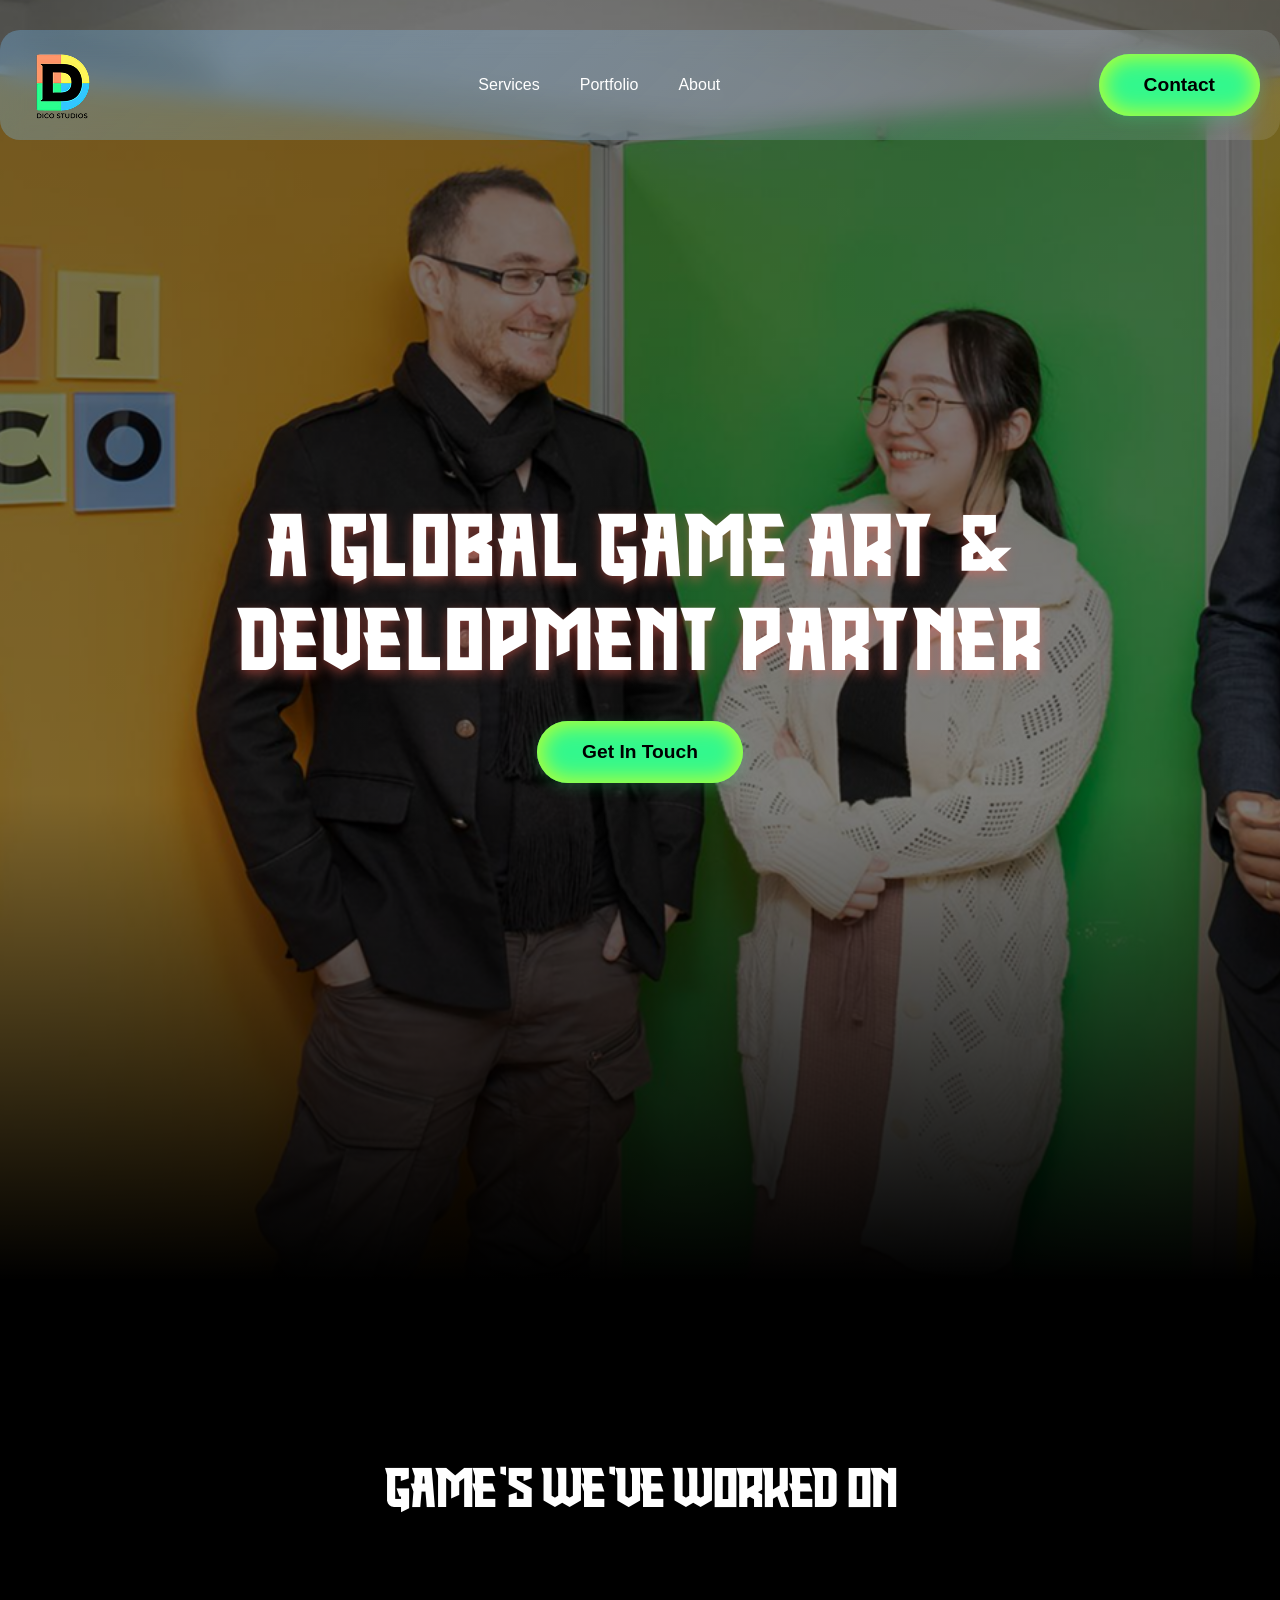
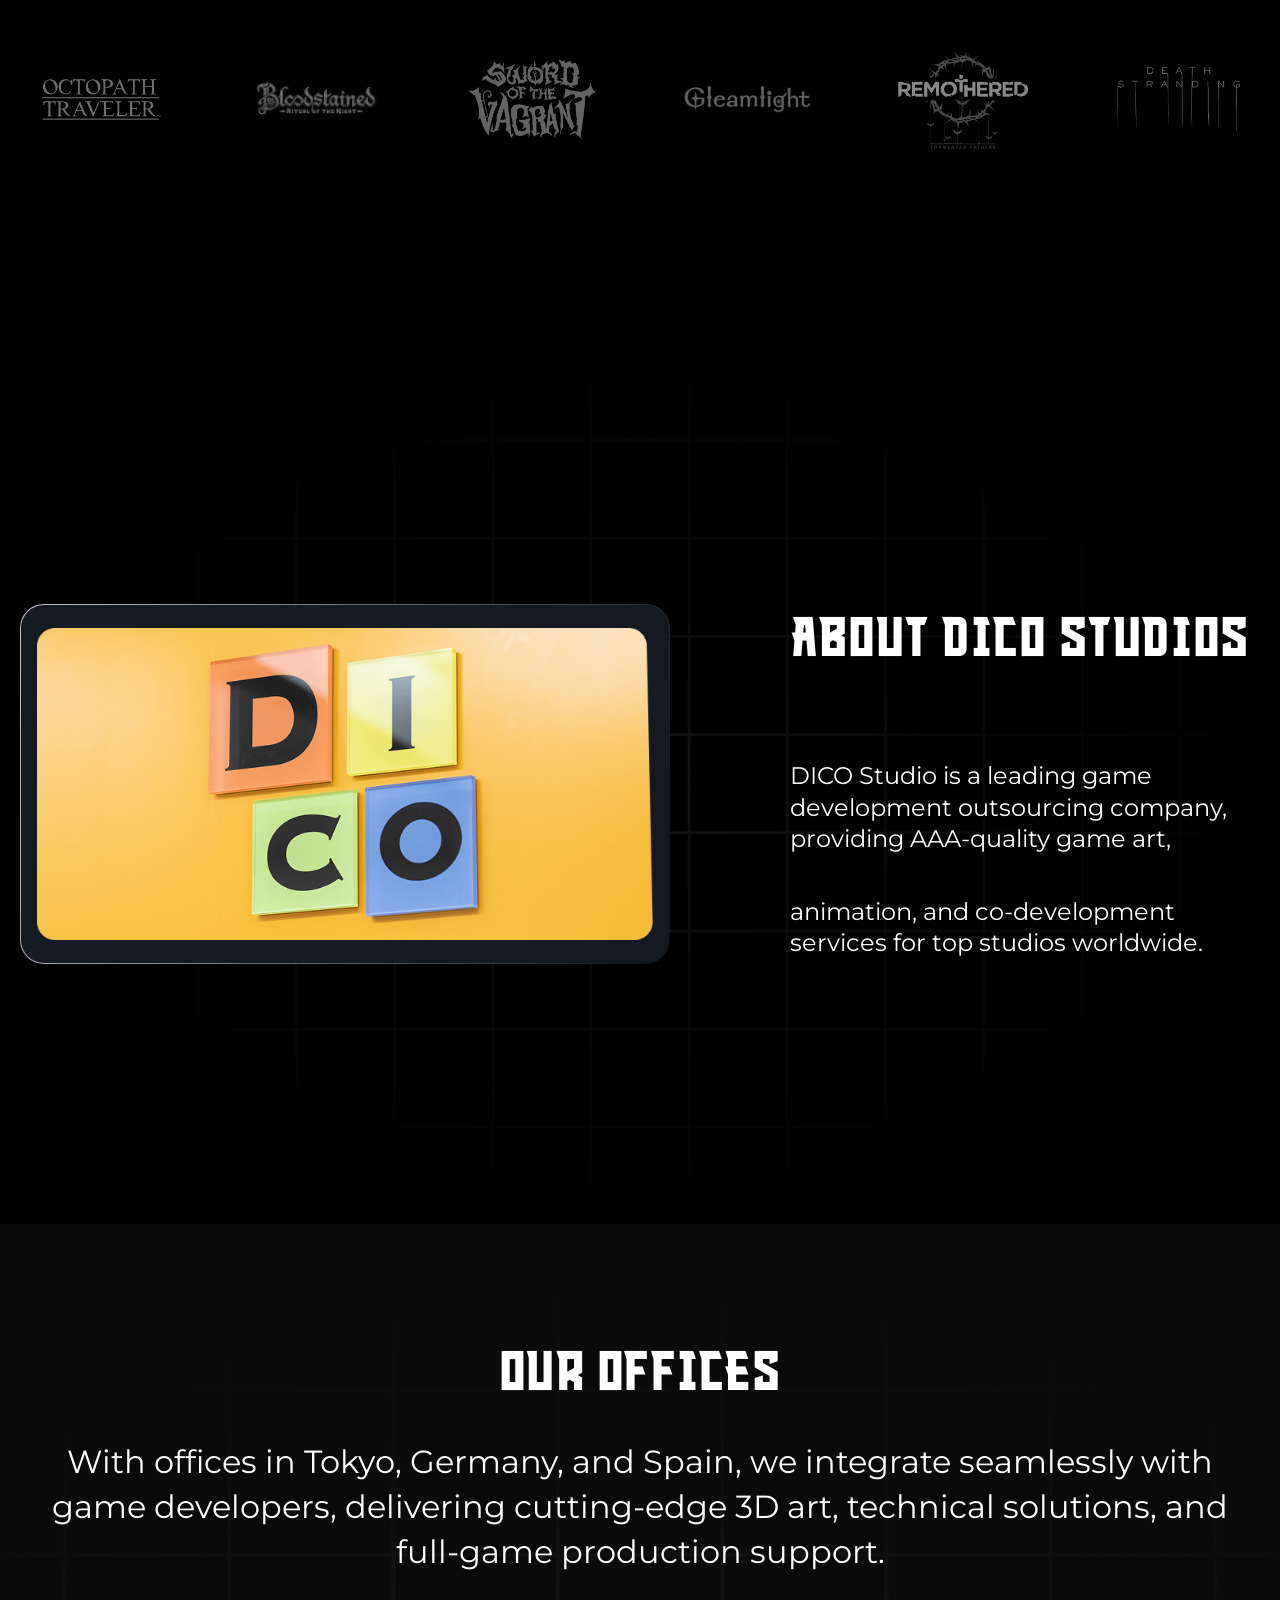
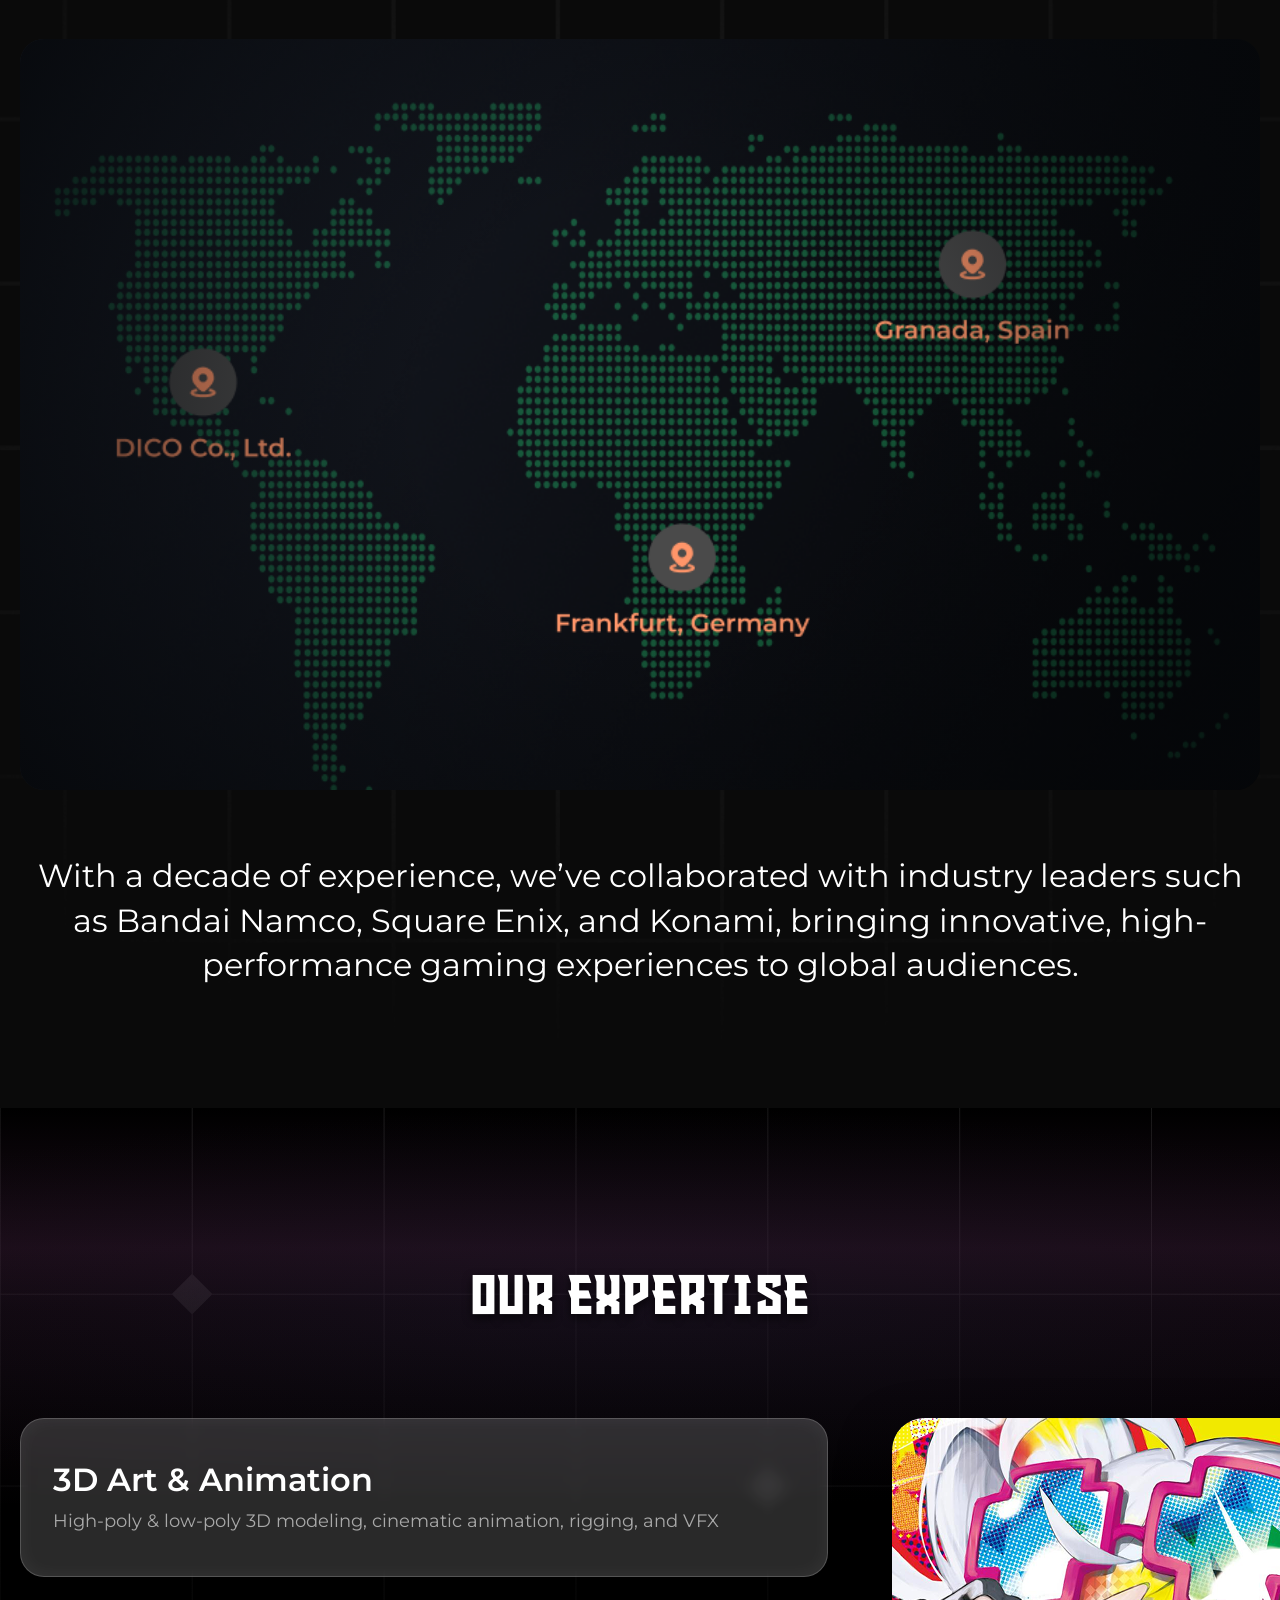
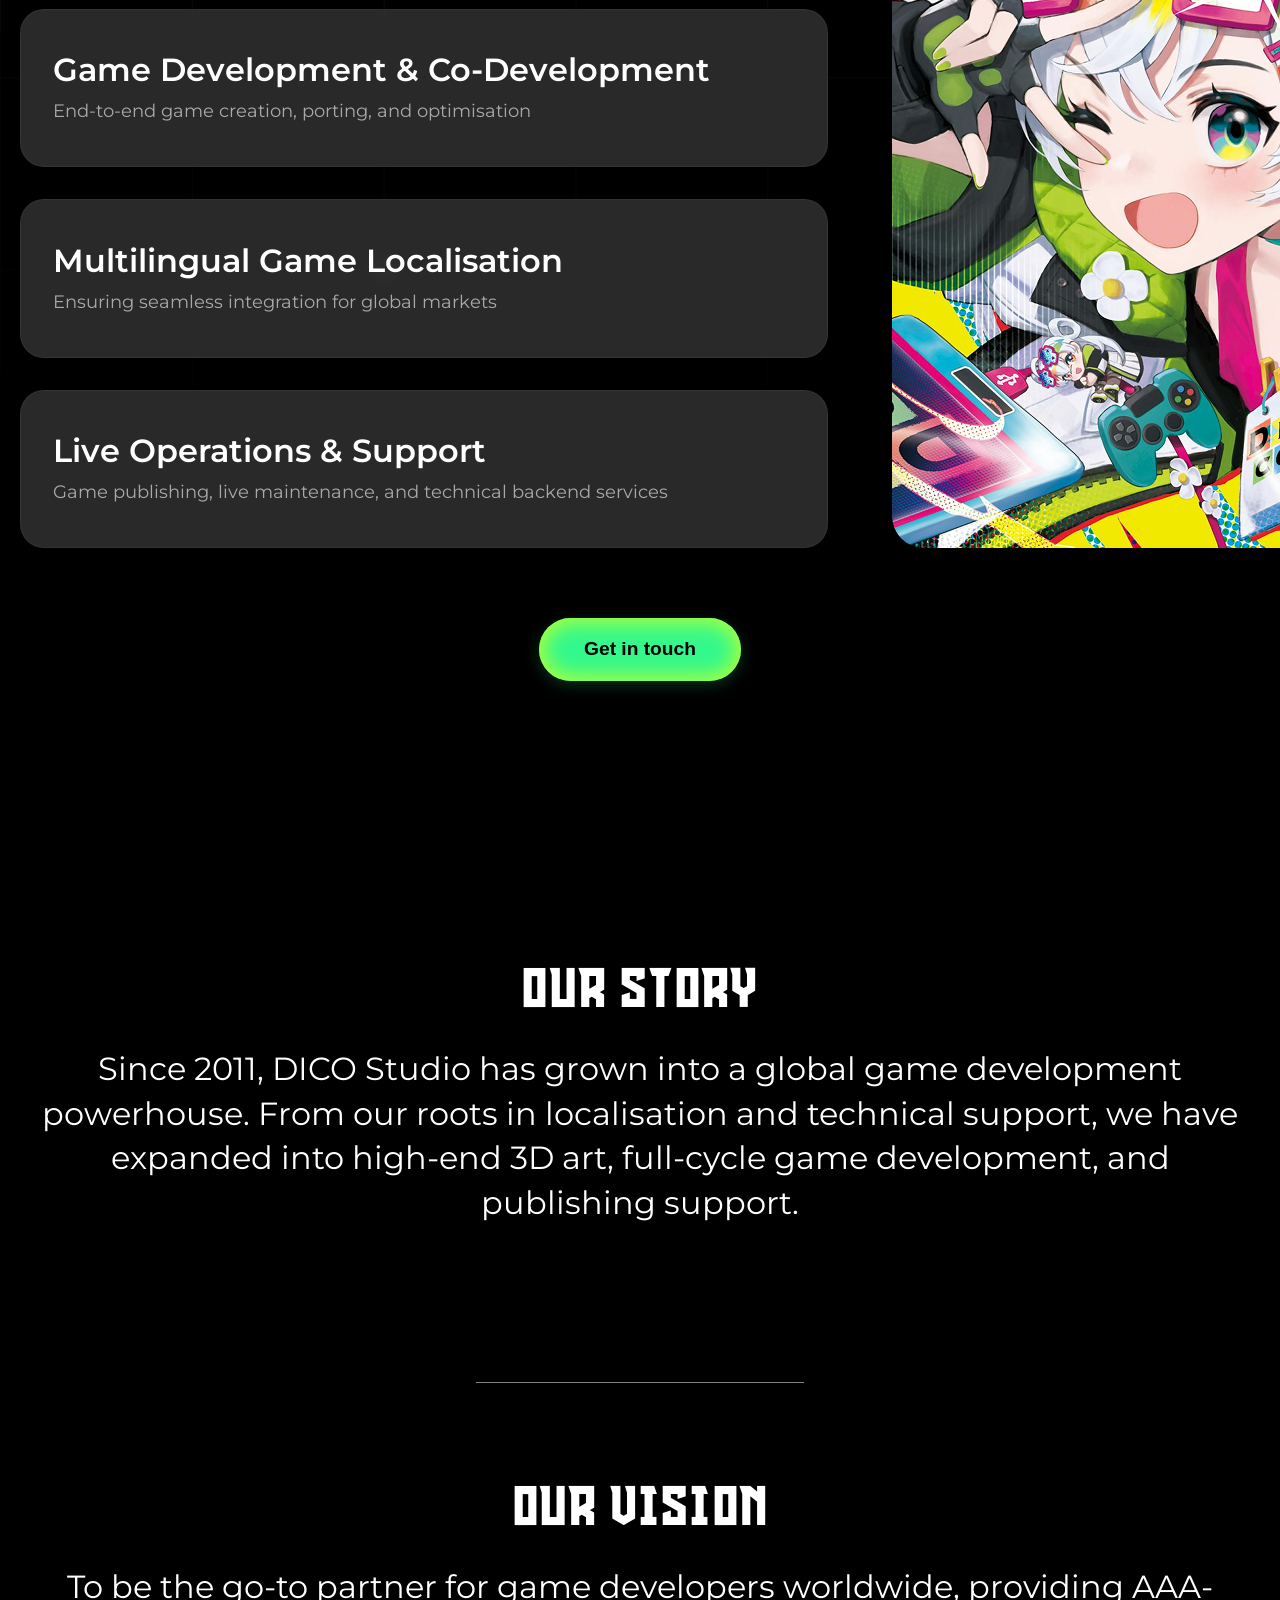
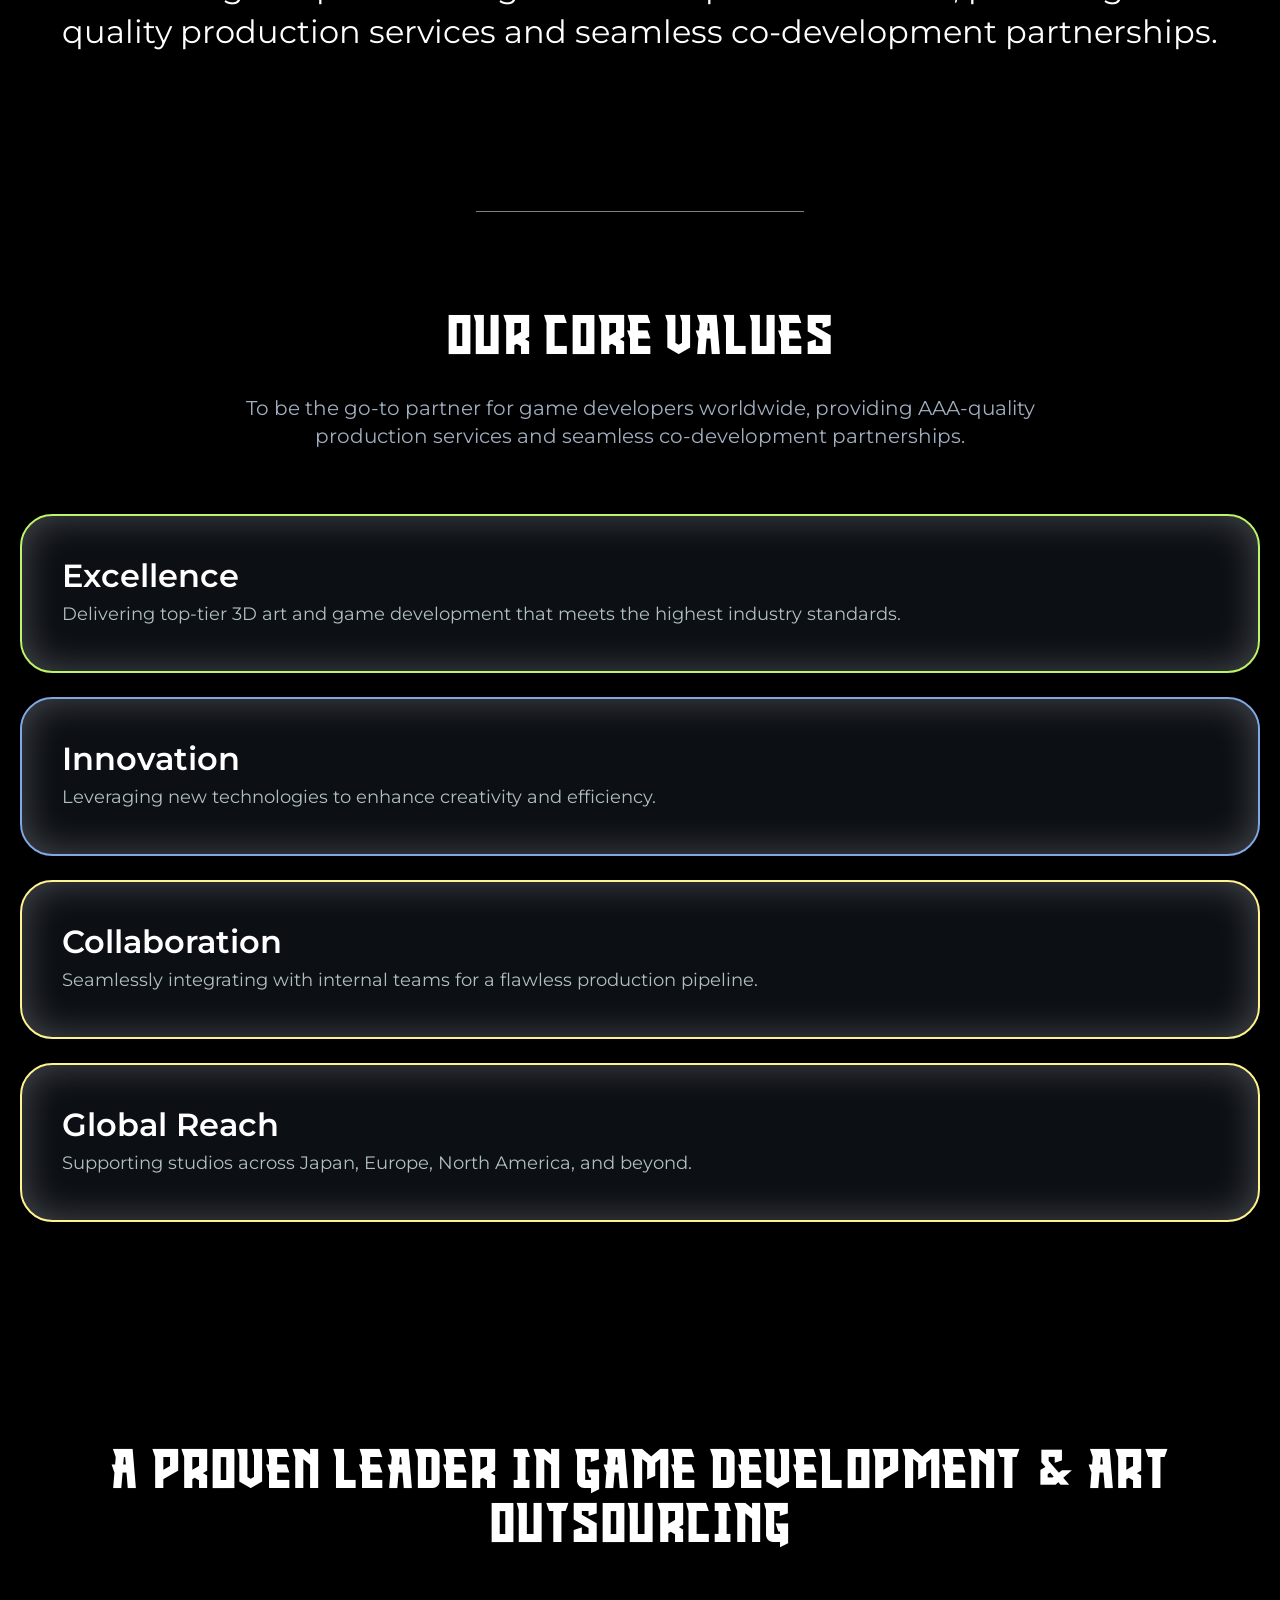
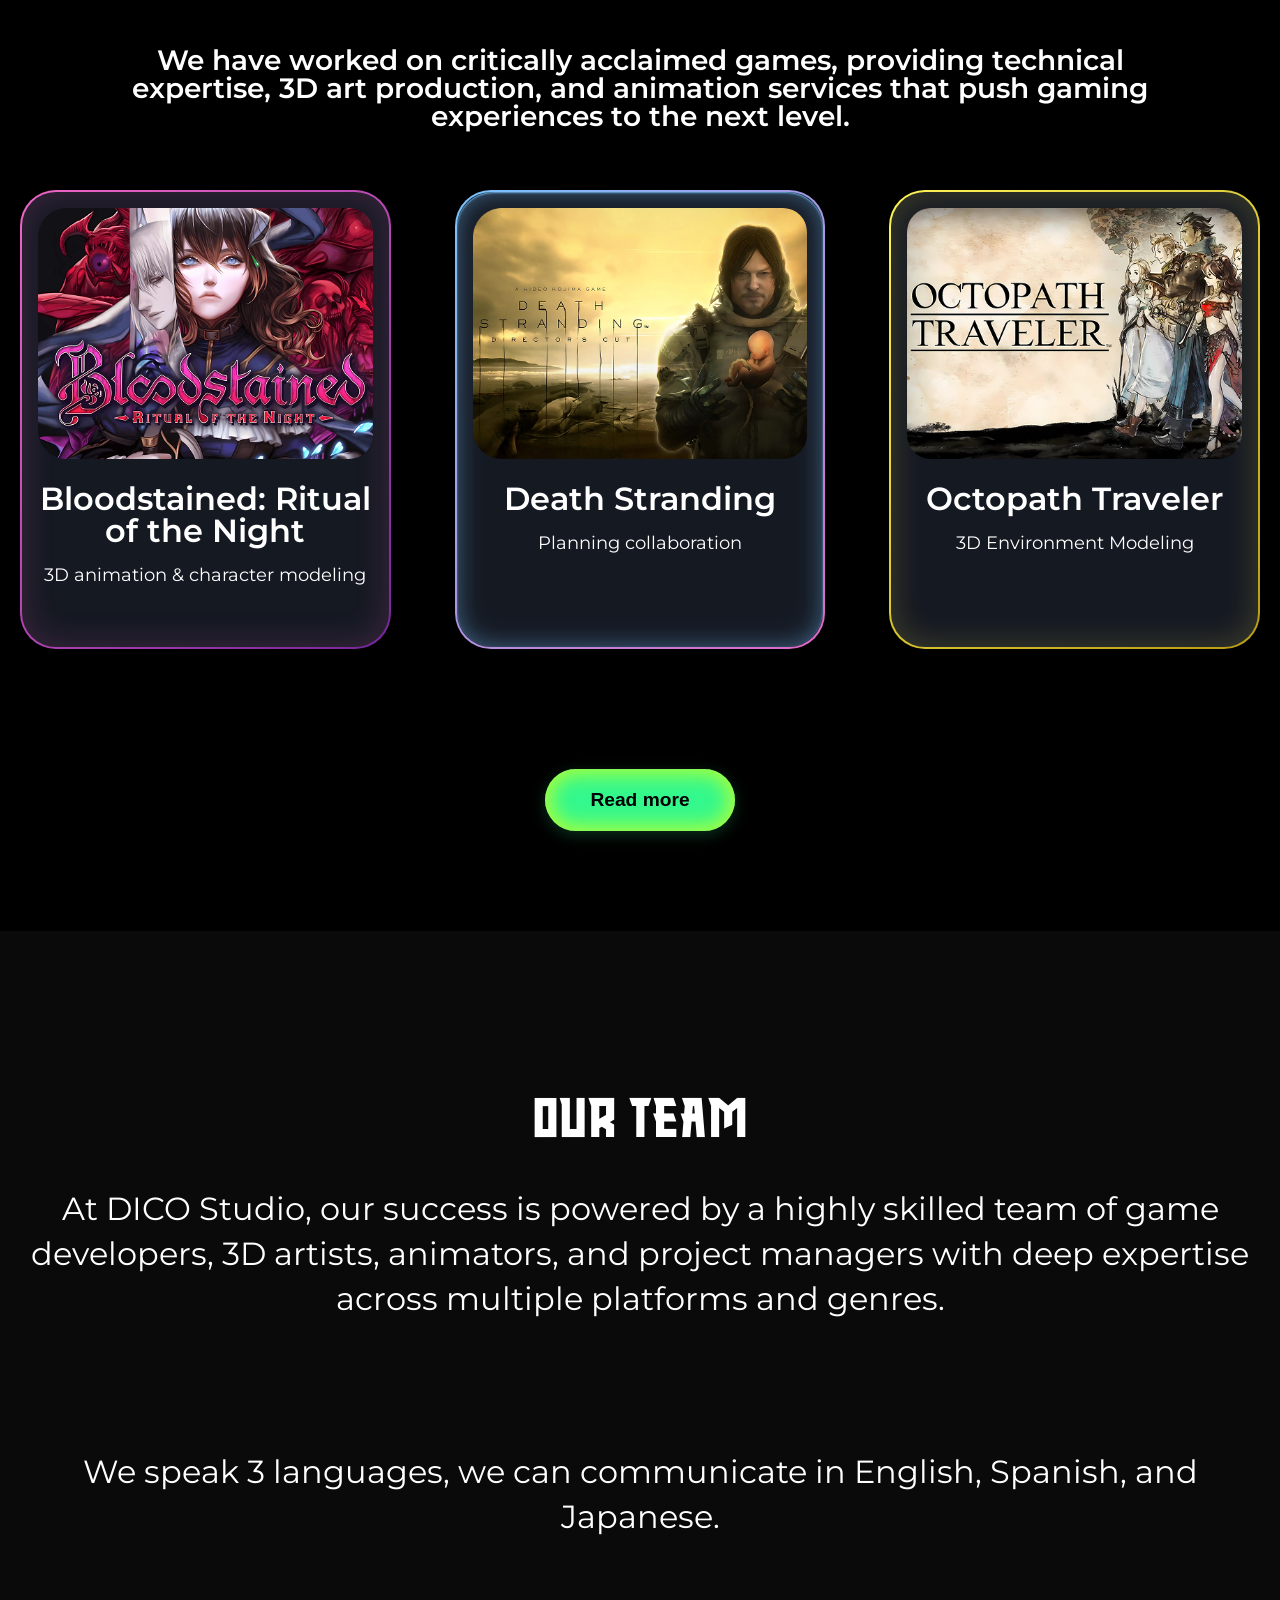
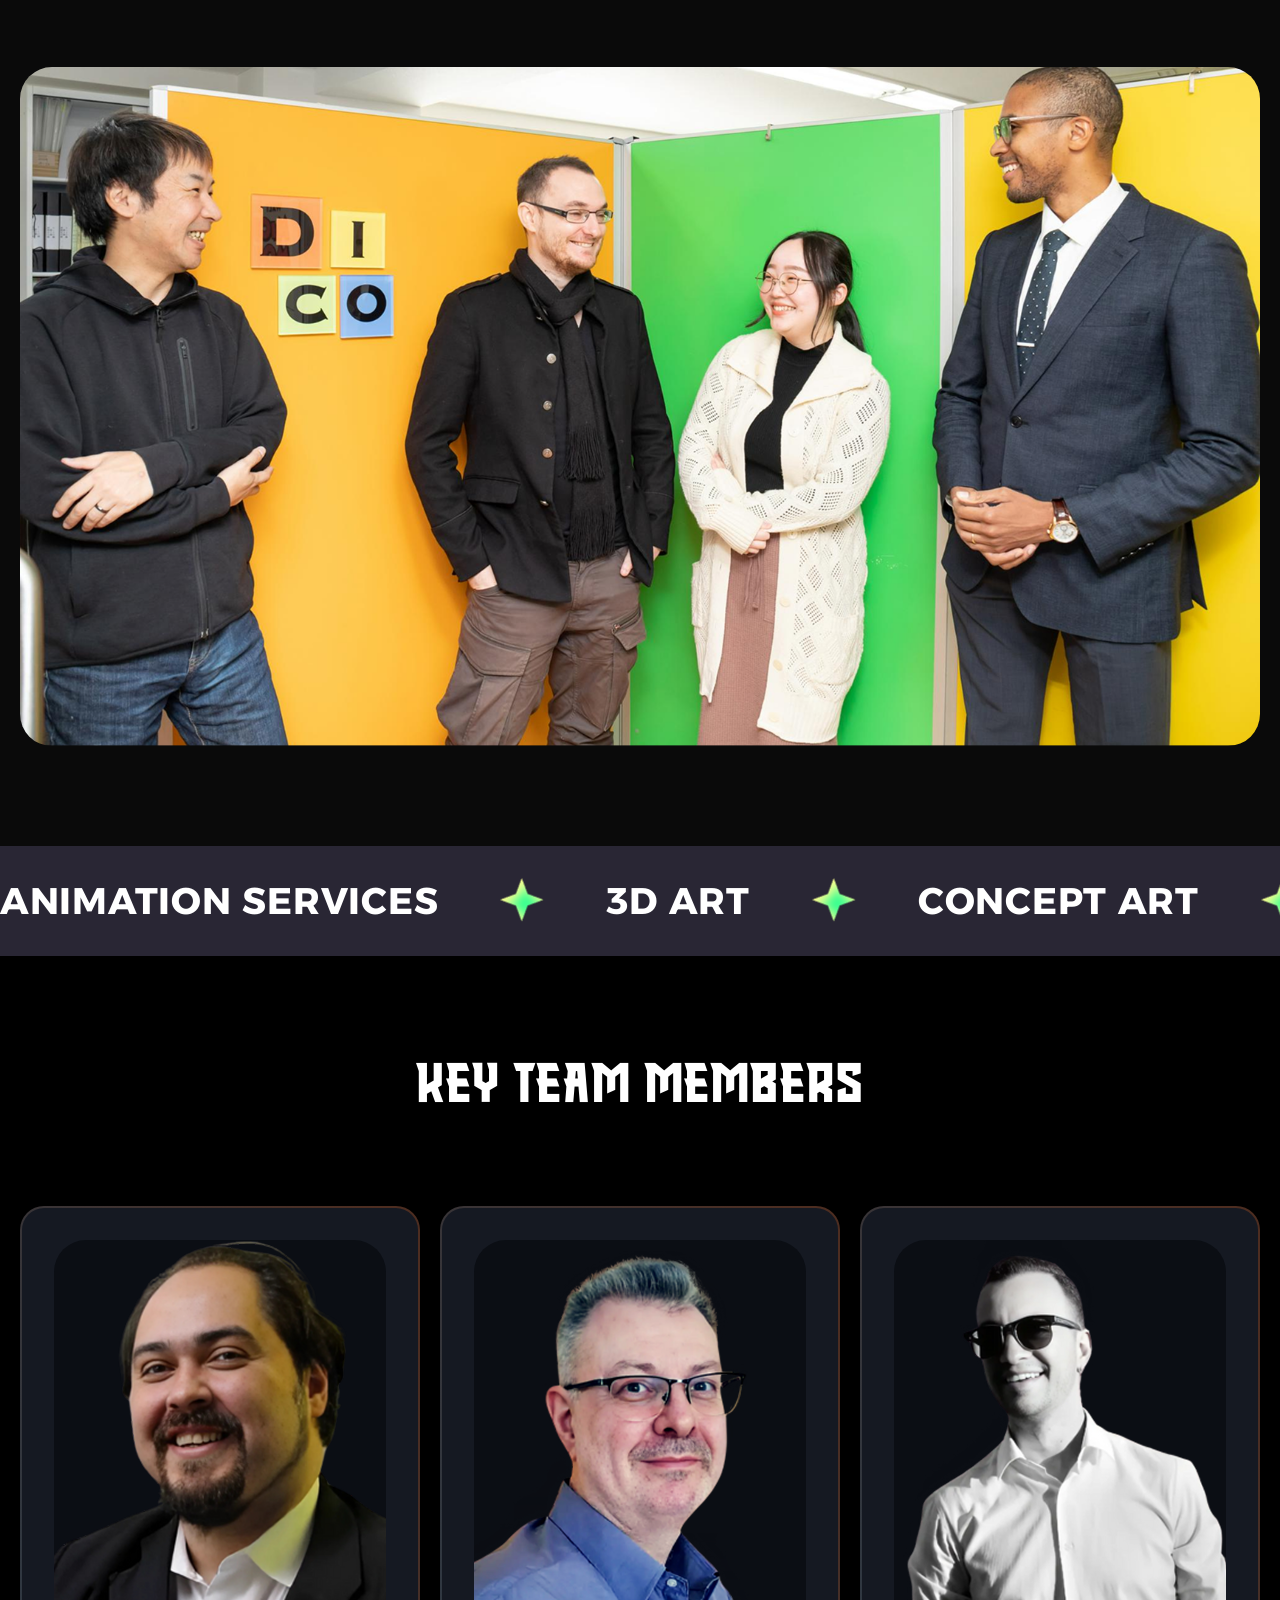
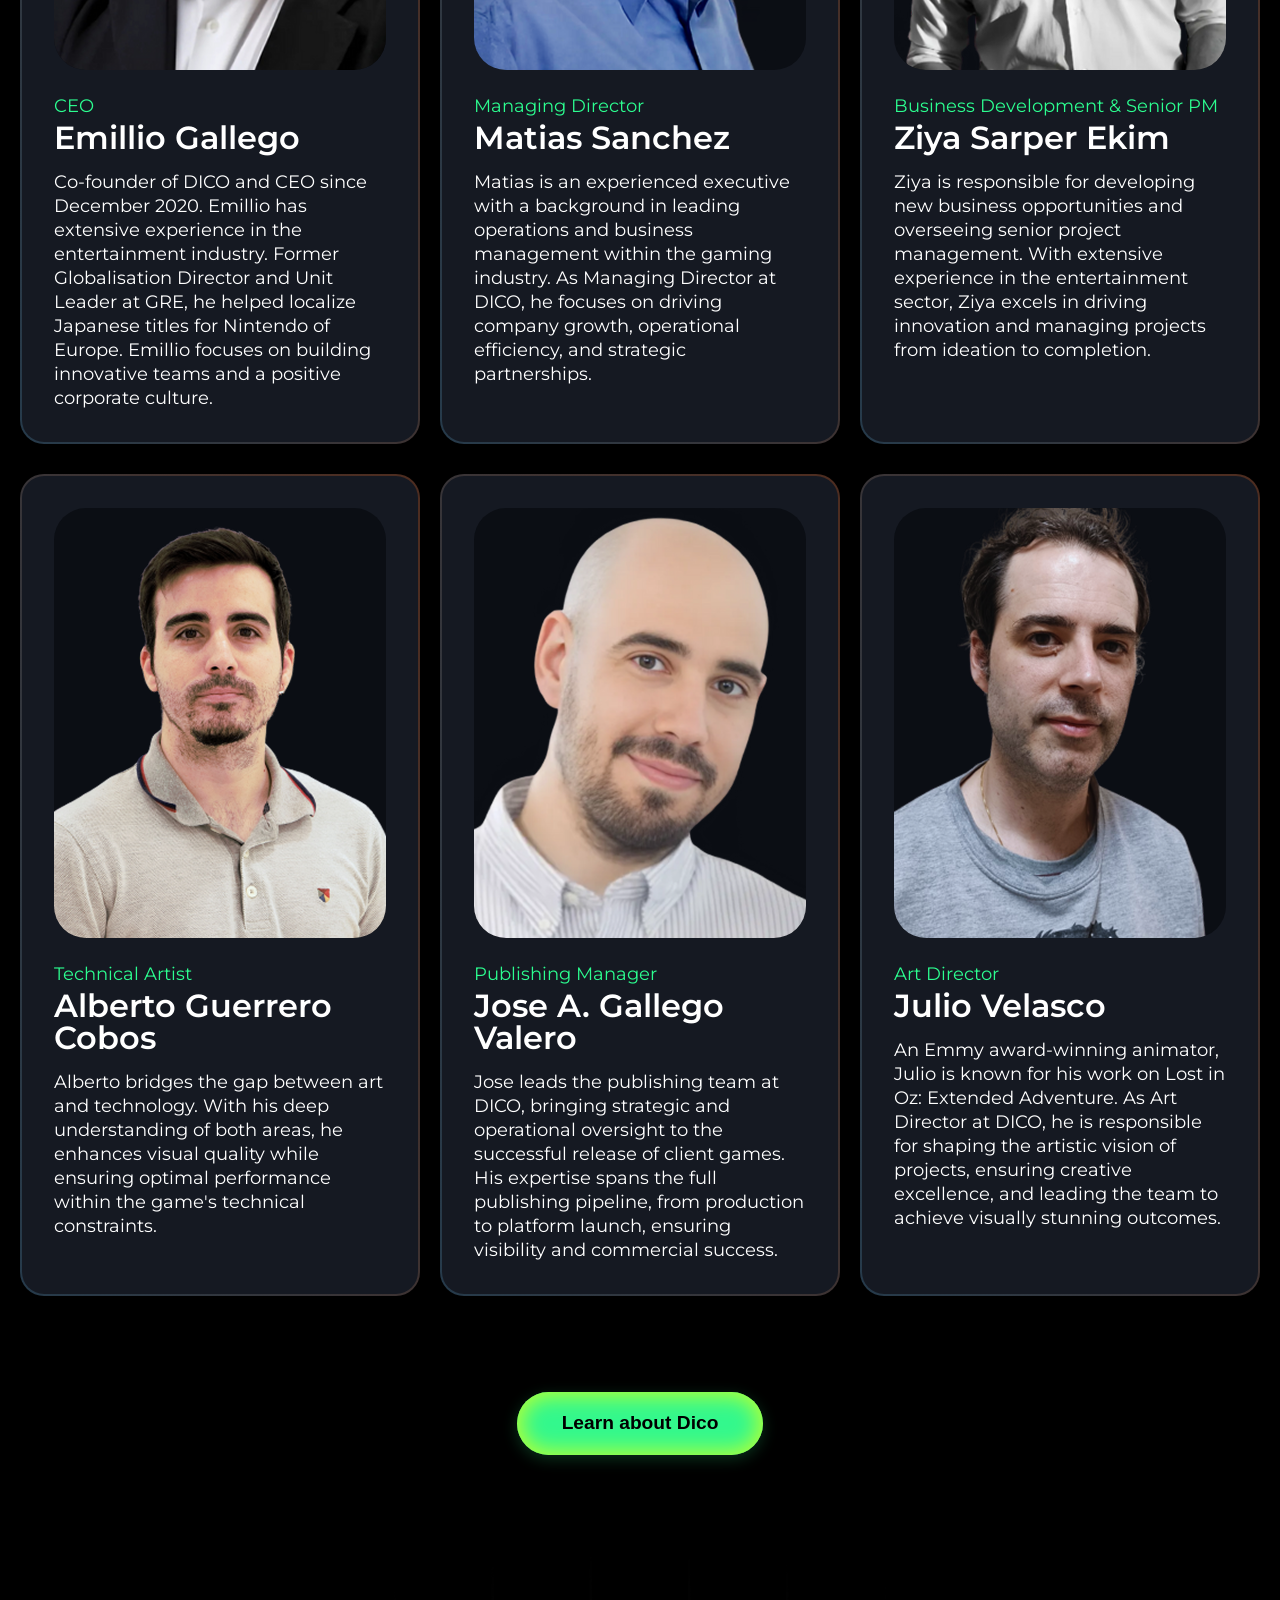
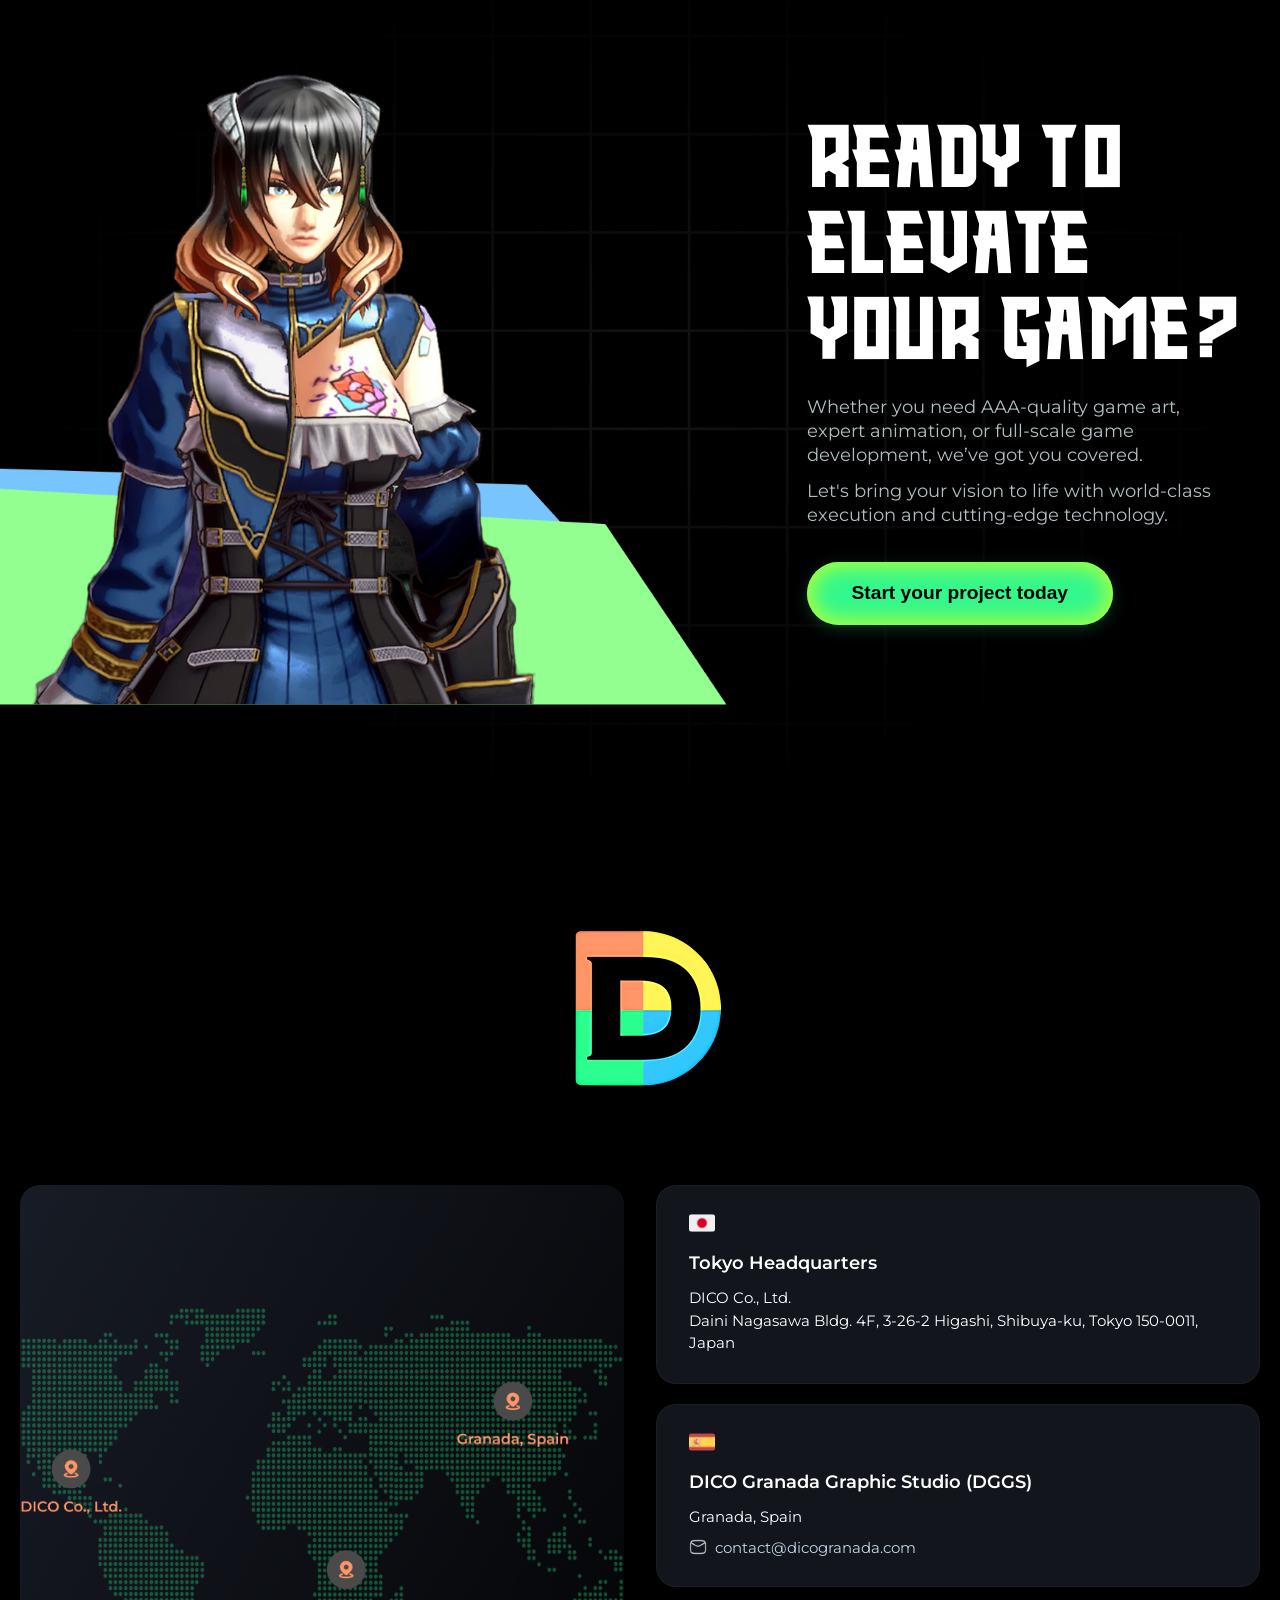
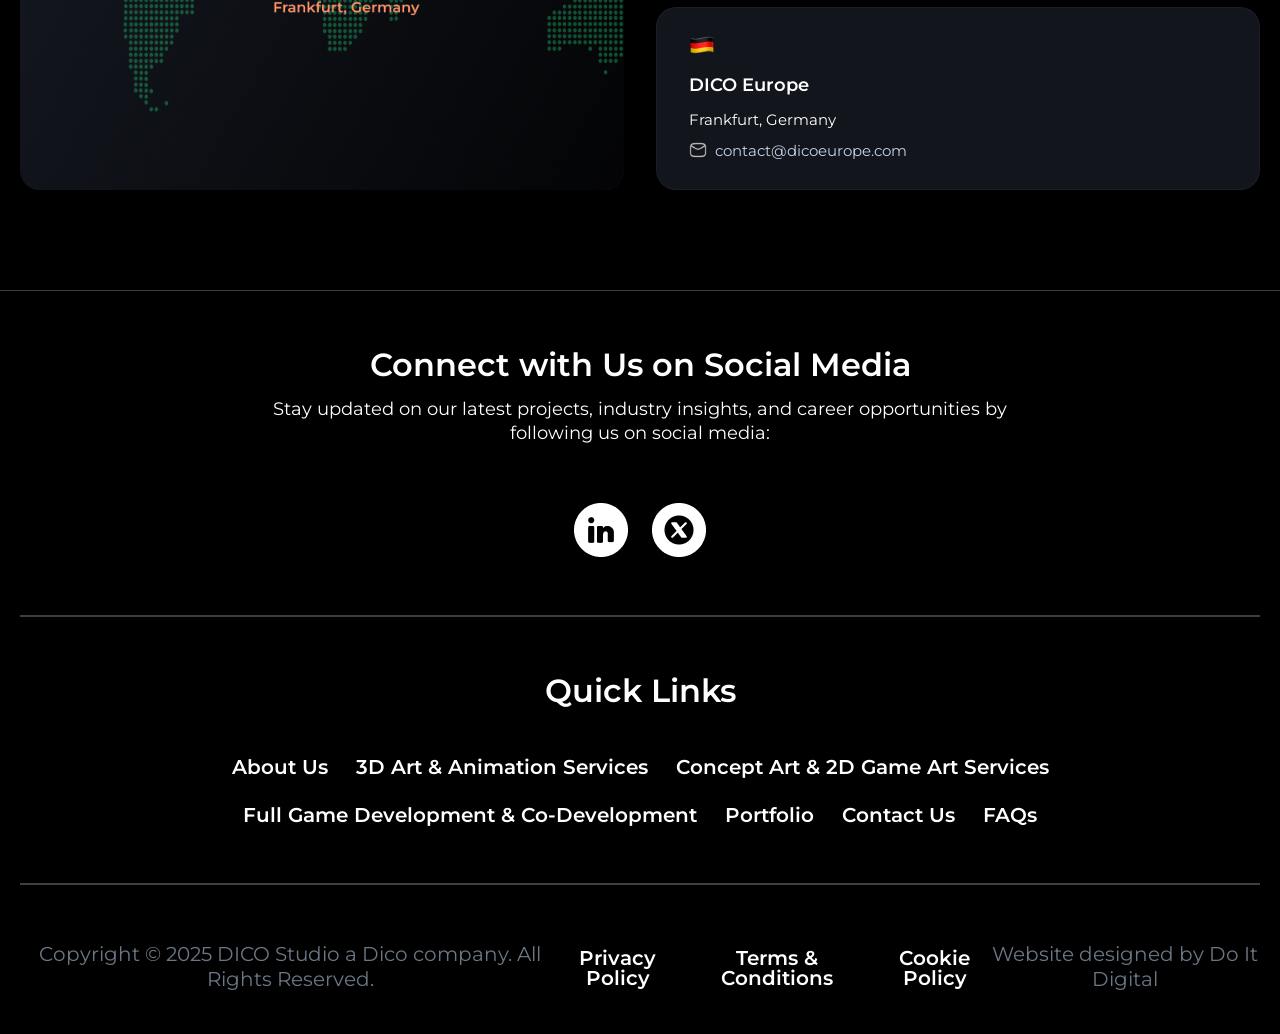
<file: about.html>
<!DOCTYPE html>
<html lang="en">

<head>
    <meta charset="UTF-8">
    <meta name="viewport" content="width=device-width, initial-scale=1.0">
    <title>Game art Outsourcing studio</title>
    <link rel="stylesheet" href="style/style.css">
    <link rel="preconnect" href="https://fonts.googleapis.com">
    <link rel="preconnect" href="https://fonts.gstatic.com" crossorigin>
    <link
        href="https://fonts.googleapis.com/css2?family=Alexandria:wght@100..900&family=Montserrat:ital,wght@0,100..900;1,100..900&display=swap"
        rel="stylesheet">
</head>

<body>

    <main>

        <nav class="main-nav">
            <div class="logo">
                <a href="index.html">
                    <img src="images/logo.png" alt="Logo">
                </a>
            </div>

            <ul class="nav-links">
                <li><a href="art.html">Services</a></li>
                <li><a href="portfolio.html">Portfolio</a></li>
                <li><a href="about.html">About</a></li>
            </ul>


            <div class="nav-btn-area">
                <a href="contact.html" class="gradient-btn">Contact</a>
            </div>
        </nav>

        <section class="about-hero-section">
            <div class="about-hero-overlay"></div>
            <div class="about-hero-container">
                <div class="about-hero-content">
                    <h1 class="about-hero-title">A Global Game Art &<br>Development Partner</h1>
                    <a href="#" class="gradient-btn">Get In Touch</a>
                </div>
            </div>
        </section>

        <section class="games-worked-section">
            <div class="commonwrap">

                <h2 class="section-title">Game's We've Worked On</h2>

                <div class="logos-grid">
                    <div class="logo-item"><img src="images/Octopath Traveler1.png" alt="Octopath Traveler"></div>
                    <div class="logo-item"><img src="images/Bloodstained_Ritual of the night.png" alt="Bloodstained">
                    </div>
                    <div class="logo-item"><img src="images/Sword of the vagrant.png" alt="Sword of the Vagrant"></div>
                    <div class="logo-item"><img src="images/Gleamlight logo.png" alt="Gleamlight"></div>
                    <div class="logo-item"><img src="images/Remothered game.png" alt="Remothered"></div>
                    <div class="logo-item"><img src="images/Death Stranding.png" alt="Death Stranding"></div>
                </div>

            </div>
        </section>

        <section class="about-banner-section">
            <div class="container about-banner-container">

                <div class="about-banner-layout">

                    <div class="about-banner-img-col">
                        <div class="banner-glass-card">
                            <img src="images/About Us_Dico Studio.png" alt="DICO Block Logo" class="banner-main-logo">
                        </div>
                    </div>

                    <div class="about-banner-text-col">
                        <h2 class="banner-about-title">About Dico Studios</h2>

                        <div class="banner-about-desc-wrap">
                            <p class="banner-about-text">DICO Studio is a leading game development outsourcing company,
                                providing AAA-quality game art,</p>
                            <p class="banner-about-text">animation, and co-development services for top studios
                                worldwide.</p>
                        </div>
                    </div>

                </div>

            </div>
        </section>

        <section class="our-offices-section">
            <div class="container offices-container">

                <div class="offices-header">
                    <h2 class="offices-main-title">Our Offices</h2>
                    <p class="offices-header-desc">With offices in Tokyo, Germany, and Spain, we integrate seamlessly
                        with game developers, delivering cutting-edge 3D art, technical solutions, and full-game
                        production support.</p>
                </div>

                <div class="offices-map-wrapper">
                    <div class="map-vignette-overlay"></div>

                    <img src="images/world-map.png" alt="DICO Office Locations Map" class="offices-map-img">
                </div>

                <div class="offices-footer-text">
                    <p class="offices-bottom-desc">With a decade of experience, we’ve collaborated with industry leaders
                        such as Bandai Namco, Square Enix, and Konami, bringing innovative, high-performance gaming
                        experiences to global audiences.</p>
                </div>

            </div>
        </section>

        <section class="expertise-section">
            <div class="expertise-fade-overlay"></div>

            <div class="expertise-main-overlay"></div>

            <div class="container expertise-container">

                <h2 class="expertise-main-title">Our Expertise</h2>

                <div class="expertise-layout-wrap">

                    <div class="expertise-left-content">

                        <div class="exp-card active-card-tint">
                            <h3 class="exp-card-title">3D Art & Animation</h3>
                            <p class="exp-card-desc">High-poly & low-poly 3D modeling, cinematic animation, rigging, and
                                VFX</p>
                        </div>

                        <div class="exp-card">
                            <h3 class="exp-card-title">Game Development & Co-Development</h3>
                            <p class="exp-card-desc">End-to-end game creation, porting, and optimisation</p>
                        </div>

                        <div class="exp-card">
                            <h3 class="exp-card-title">Multilingual Game Localisation</h3>
                            <p class="exp-card-desc">Ensuring seamless integration for global markets</p>
                        </div>

                        <div class="exp-card">
                            <h3 class="exp-card-title">Live Operations & Support</h3>
                            <p class="exp-card-desc">Game publishing, live maintenance, and technical backend services
                            </p>
                        </div>

                    </div>

                    <div class="expertise-right-image">
                        <div class="exp-img-box">
                            <img src="images/Dico Character Design.png" alt="DICO Anime Mascot Artwork"
                                class="exp-main-img">
                        </div>
                    </div>

                </div>

                <div class="expertise-btn-wrap">
                    <a href="#" class="gradient-btn">Get in touch</a>
                </div>

            </div>
        </section>

        <section class="story-values-section">
            <div class="story-values-container">

                <div class="story-block">
                    <h2 class="story-main-title">Our Story</h2>
                    <p class="story-main-desc">Since 2011, DICO Studio has grown into a global game development
                        powerhouse. From our roots in localisation and technical support, we have expanded into high-end
                        3D art, full-cycle game development, and publishing support.</p>
                </div>

                <div class="story-short-divider"></div>

                <div class="story-block">
                    <h2 class="story-main-title">Our Vision</h2>
                    <p class="story-main-desc">To be the go-to partner for game developers worldwide, providing
                        AAA-quality production services and seamless co-development partnerships.</p>
                </div>

                <div class="story-short-divider"></div>

                <div class="story-block">
                    <h2 class="story-main-title">Our Core Values</h2>
                    <p class="values-sub-desc">To be the go-to partner for game developers worldwide, providing
                        AAA-quality production services and seamless co-development partnerships.</p>
                </div>

                <div class="values-cards-list">

                    <div class="value-card v-card-1">
                        <h3 class="v-card-name">Excellence</h3>
                        <p class="v-card-desc">Delivering top-tier 3D art and game development that meets the highest
                            industry standards.</p>
                    </div>

                    <div class="value-card v-card-2">
                        <h3 class="v-card-name">Innovation</h3>
                        <p class="v-card-desc">Leveraging new technologies to enhance creativity and efficiency.</p>
                    </div>

                    <div class="value-card v-card-3">
                        <h3 class="v-card-name">Collaboration</h3>
                        <p class="v-card-desc">Seamlessly integrating with internal teams for a flawless production
                            pipeline.</p>
                    </div>

                    <div class="value-card v-card-4">
                        <h3 class="v-card-name">Global Reach</h3>
                        <p class="v-card-desc">Supporting studios across Japan, Europe, North America, and beyond.</p>
                    </div>

                </div>

            </div>
        </section>

        <section class="featured-section">
            <div class="container featured-container">

                <h2 class="featured-main-title">A Proven Leader in Game Development & Art Outsourcing</h2>
                <h2 class="featured-main-sub">We have worked on critically acclaimed games, providing technical
                    expertise, 3D art production, and animation services that push gaming experiences to the next level.
                </h2>

                <div class="portfolio-grid">

                    <div class="portfolio-card about-future card-border-1">
                        <div class="portfolio-img">
                            <img src="images/Bloodstained Ritual of the Night.png" alt="Bloodstained">
                        </div>
                        <h3 class="game-title">Bloodstained: Ritual of the Night</h3>
                        <p class="game-tag">3D animation & character modeling</p>
                    </div>

                    <div class="portfolio-card about-future card-border-2">
                        <div class="portfolio-img">
                            <img src="images/Death Stranding Directors Cut.png" alt="Death Stranding">
                        </div>
                        <h3 class="game-title">Death Stranding</h3>
                        <p class="game-tag">Planning collaboration</p>
                    </div>

                    <div class="portfolio-card about-future card-border-3">
                        <div class="portfolio-img">
                            <img src="images/Octopath Traveler.png" alt="Octopath Traveler">
                        </div>
                        <h3 class="game-title">Octopath Traveler</h3>
                        <p class="game-tag">3D Environment Modeling</p>
                    </div>

                </div>

                <div class="featured-btn-wrap">
                    <a href="#" class="gradient-btn">Read more</a>
                </div>

            </div>
        </section>

        <section class="team-info-section">
            <div class="team-info-container">

                <div class="team-info-content">
                    <h2 class="team-info-title">Our Team</h2>
                    <p class="team-info-desc">At DICO Studio, our success is powered by a highly skilled team of game
                        developers, 3D artists, animators, and project managers with deep expertise across multiple
                        platforms and genres.</p>
                    <p class="team-info-languages">We speak 3 languages, we can communicate in English, Spanish, and
                        Japanese.</p>
                </div>

                <div class="team-info-image-wrap">
                    <img src="images/team-group-photo.png" alt="DICO Studio Team Members" class="team-group-img">
                </div>

            </div>
        </section>

        <section class="ticker-section">
            <div class="ticker-wrapper">
                <div class="ticker-track">
                    <span class="ticker-item">Animation Services</span>
                    <img src="images/star.png" alt="star" class="ticker-star">

                    <span class="ticker-item">3D Art</span>
                    <img src="images/star.png" alt="star" class="ticker-star">

                    <span class="ticker-item">Concept Art</span>
                    <img src="images/star.png" alt="star" class="ticker-star">

                    <span class="ticker-item">2D Game Art</span>
                    <img src="images/star.png" alt="star" class="ticker-star">

                    <span class="ticker-item">Co-Development</span>
                    <img src="images/star.png" alt="star" class="ticker-star">
                </div>

                <div class="ticker-track">
                    <span class="ticker-item">Animation Services</span>
                    <img src="images/star.png" alt="star" class="ticker-star">

                    <span class="ticker-item">3D Art</span>
                    <img src="images/star.png" alt="star" class="ticker-star">

                    <span class="ticker-item">Concept Art</span>
                    <img src="images/star.png" alt="star" class="ticker-star">

                    <span class="ticker-item">2D Game Art</span>
                    <img src="images/star.png" alt="star" class="ticker-star">

                    <span class="ticker-item">Co-Development</span>
                    <img src="images/star.png" alt="star" class="ticker-star">
                </div>
            </div>
        </section>

        <section class="team-section">
            <div class="team-container">

                <h2 class="team-main-title">Key Team Members</h2>

                <div class="team-grid-wrapper">

                    <div class="team-card card-style-pair">
                        <div class="team-img-box">
                            <img src="images/Emillio Gallego_CEO Dico Studios.png" alt="Emillio Gallego">
                        </div>
                        <span class="team-designation">CEO</span>
                        <h3 class="team-name">Emillio Gallego</h3>
                        <p class="team-desc">Co-founder of DICO and CEO since December 2020. Emillio has extensive
                            experience in the entertainment industry. Former Globalisation Director and Unit Leader at
                            GRE, he helped localize Japanese titles for Nintendo of Europe. Emillio focuses on building
                            innovative teams and a positive corporate culture.</p>
                    </div>

                    <div class="team-card card-style-pair">
                        <div class="team-img-box">
                            <img src="images/Managing Director Dico Studios.png" alt="Matias Sanchez">
                        </div>
                        <span class="team-designation">Managing Director</span>
                        <h3 class="team-name">Matias Sanchez</h3>
                        <p class="team-desc">Matias is an experienced executive with a background in leading operations
                            and business management within the gaming industry. As Managing Director at DICO, he focuses
                            on driving company growth, operational efficiency, and strategic partnerships.</p>
                    </div>

                    <div class="team-card card-style-pair">
                        <div class="team-img-box">
                            <img src="images/Ziya Sarper Ekim_Business Development Manager_Dico_Studios.png"
                                alt="Ziya Sarper Ekim">
                        </div>
                        <span class="team-designation">Business Development & Senior PM</span>
                        <h3 class="team-name">Ziya Sarper Ekim</h3>
                        <p class="team-desc">Ziya is responsible for developing new business opportunities and
                            overseeing senior project management. With extensive experience in the entertainment sector,
                            Ziya excels in driving innovation and managing projects from ideation to completion.</p>
                    </div>

                    <div class="team-card card-style-pair">
                        <div class="team-img-box">
                            <img src="images/Alberto_ Technical Artist Dico Studios.png" alt="Alberto Guerrero Cobos">
                        </div>
                        <span class="team-designation">Technical Artist</span>
                        <h3 class="team-name">Alberto Guerrero Cobos</h3>
                        <p class="team-desc">Alberto bridges the gap between art and technology. With his deep
                            understanding of both areas, he enhances visual quality while ensuring optimal performance
                            within the game's technical constraints.</p>
                    </div>

                    <div class="team-card card-style-pair">
                        <div class="team-img-box">
                            <img src="images/Jose A. Gallego Valero_Publishing Manager Dico.png"
                                alt="Jose A. Gallego Valero">
                        </div>
                        <span class="team-designation">Publishing Manager</span>
                        <h3 class="team-name">Jose A. Gallego Valero</h3>
                        <p class="team-desc">Jose leads the publishing team at DICO, bringing strategic and operational
                            oversight to the successful release of client games. His expertise spans the full publishing
                            pipeline, from production to platform launch, ensuring visibility and commercial success.
                        </p>
                    </div>

                    <div class="team-card card-style-pair">
                        <div class="team-img-box">
                            <img src="images/Art Director_Dico Studio.png" alt="Julio Velasco">
                        </div>
                        <span class="team-designation">Art Director</span>
                        <h3 class="team-name">Julio Velasco</h3>
                        <p class="team-desc">An Emmy award-winning animator, Julio is known for his work on Lost in Oz:
                            Extended Adventure. As Art Director at DICO, he is responsible for shaping the artistic
                            vision of projects, ensuring creative excellence, and leading the team to achieve visually
                            stunning outcomes.</p>
                    </div>

                </div>

                <div class="team-btn-wrap">
                    <a href="#" class="gradient-btn">Learn about Dico</a>
                </div>

            </div>
        </section>

        <section class="cta-elevate-section">
            <div class="cta-container">

                <div class="cta-layout">

                    <div class="cta-image-col">
                        <img src="images/outsourcing game art.png" alt="Game Character" class="cta-char-img">
                    </div>

                    <div class="cta-content-col">
                        <h2 class="cta-title">Ready to Elevate<br>Your Game?</h2>

                        <div class="cta-text-box">
                            <p class="cta-desc-1">Whether you need AAA-quality game art, expert animation, or full-scale
                                game development, we’ve got you covered.</p>
                            <p class="cta-desc-2">Let's bring your vision to life with world-class execution and
                                cutting-edge technology.</p>
                        </div>

                        <div class="cta-btn-wrap">
                            <a href="#" class="gradient-btn">Start your project today</a>
                        </div>
                    </div>

                </div>

            </div>
        </section>

        <section class="footer-location-section">
            <div class="footer-container">

                <div class="footer-logo-wrap">
                    <img src="images/logo-large.png" alt="DICO Logo" class="f-logo">
                </div>

                <div class="footer-layout">

                    <div class="footer-map-col">
                        <img src="images/world-map.png" alt="DICO Office Locations Map" class="f-map-img">
                    </div>

                    <div class="footer-content-col">

                        <div class="office-box">
                            <div class="box-header">
                                <img src="images/Japanese.png" alt="Japan Flag" class="box-flag">
                                <h3 class="office-title">Tokyo Headquarters</h3>
                            </div>
                            <p class="office-subtitle">DICO Co., Ltd.</p>
                            <p class="office-address">Daini Nagasawa Bldg. 4F, 3-26-2 Higashi, Shibuya-ku, Tokyo
                                150-0011, Japan</p>
                        </div>

                        <div class="office-box">
                            <div class="box-header">
                                <img src="images/Spanish.png" alt="Spain Flag" class="box-flag">
                                <h3 class="office-title">DICO Granada Graphic Studio (DGGS)</h3>
                            </div>
                            <p class="office-subtitle">Granada, Spain</p>
                            <div class="office-mail-wrap">
                                <img src="images/email-icon.png" alt="Email" class="email-icon">
                                <span class="office-mail">contact@dicogranada.com</span>
                            </div>
                        </div>

                        <div class="office-box">
                            <div class="box-header">
                                <img src="images/Germany.png" alt="Germany Flag" class="box-flag">
                                <h3 class="office-title">DICO Europe</h3>
                            </div>
                            <p class="office-subtitle">Frankfurt, Germany</p>
                            <div class="office-mail-wrap">
                                <img src="images/email-icon.png" alt="Email" class="email-icon">
                                <span class="office-mail">contact@dicoeurope.com</span>
                            </div>
                        </div>

                    </div>
                </div>

            </div>
        </section>

        <footer class="main-bottom-footer">
            <div class="footer-bottom-container">

                <div class="footer-social-wrap">
                    <h3 class="social-main-title">Connect with Us on Social Media</h3>
                    <p class="social-sub-desc">Stay updated on our latest projects, industry insights, and career
                        opportunities by following us on social media:</p>

                    <div class="social-icons-box">
                        <a href="#" class="social-icon-btn"><img src="images/linkedin.png" alt="LinkedIn"></a>
                        <a href="#" class="social-icon-btn"><img src="images/x.png" alt="X (Twitter)"></a>
                    </div>
                </div>

                <hr class="footer-divider">

                <div class="footer-quicklinks-wrap">
                    <h3 class="quicklinks-title">Quick Links</h3>

                    <div class="quicklinks-nav">
                        <a href="#">About Us</a>
                        <a href="#">3D Art & Animation Services</a>
                        <a href="#">Concept Art & 2D Game Art Services</a>
                        <a href="#">Full Game Development & Co-Development</a>
                        <a href="#">Portfolio</a>
                        <a href="#">Contact Us</a>
                        <a href="#">FAQs</a>
                    </div>
                </div>

                <hr class="footer-divider">

                <div class="footer-copyright-bar">
                    <div class="copyright-left">
                        <span>Copyright © 2025 DICO Studio a Dico company. All Rights Reserved.</span>
                    </div>

                    <div class="policy-center">
                        <a href="#">Privacy Policy</a>
                        <a href="#">Terms & Conditions</a>
                        <a href="#">Cookie Policy</a>
                    </div>

                    <div class="credit-right">
                        <span>Website designed by Do It Digital</span>
                    </div>
                </div>

            </div>
        </footer>

    </main>

</body>

</html>
</file>
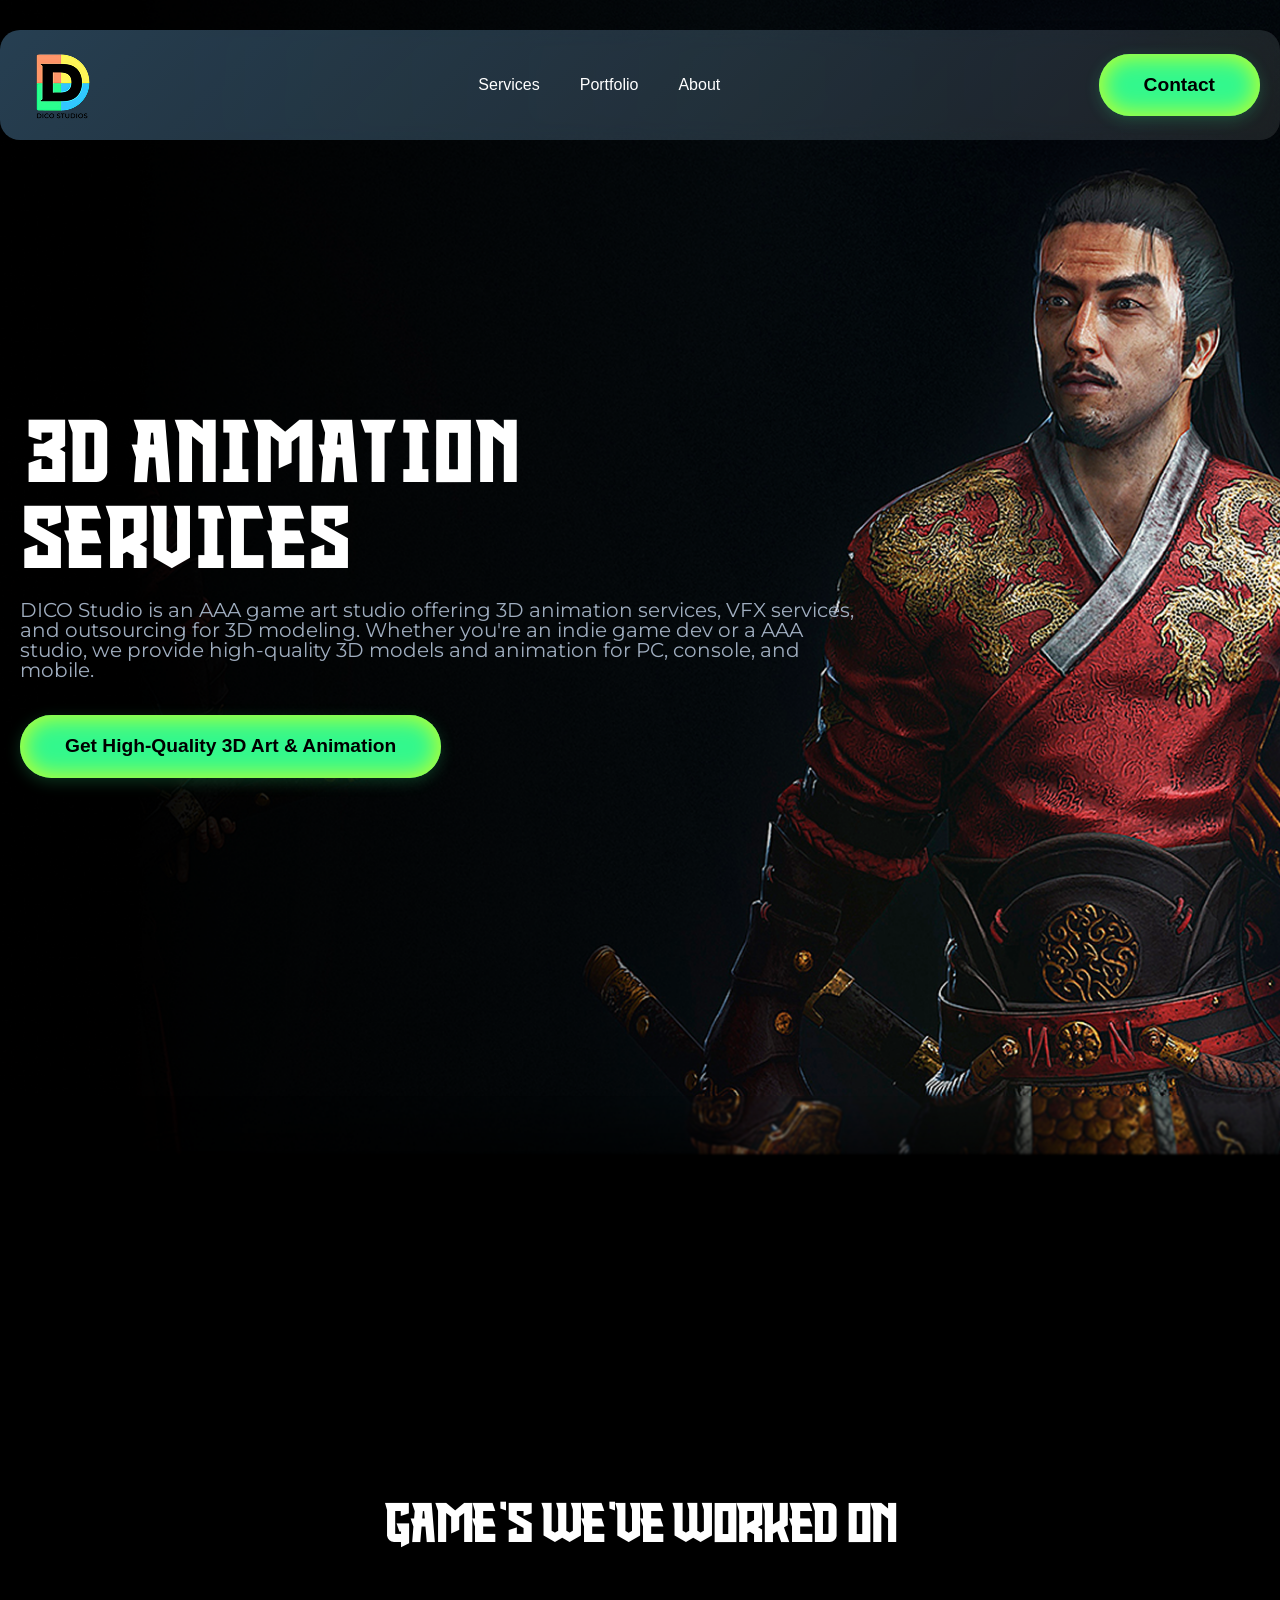
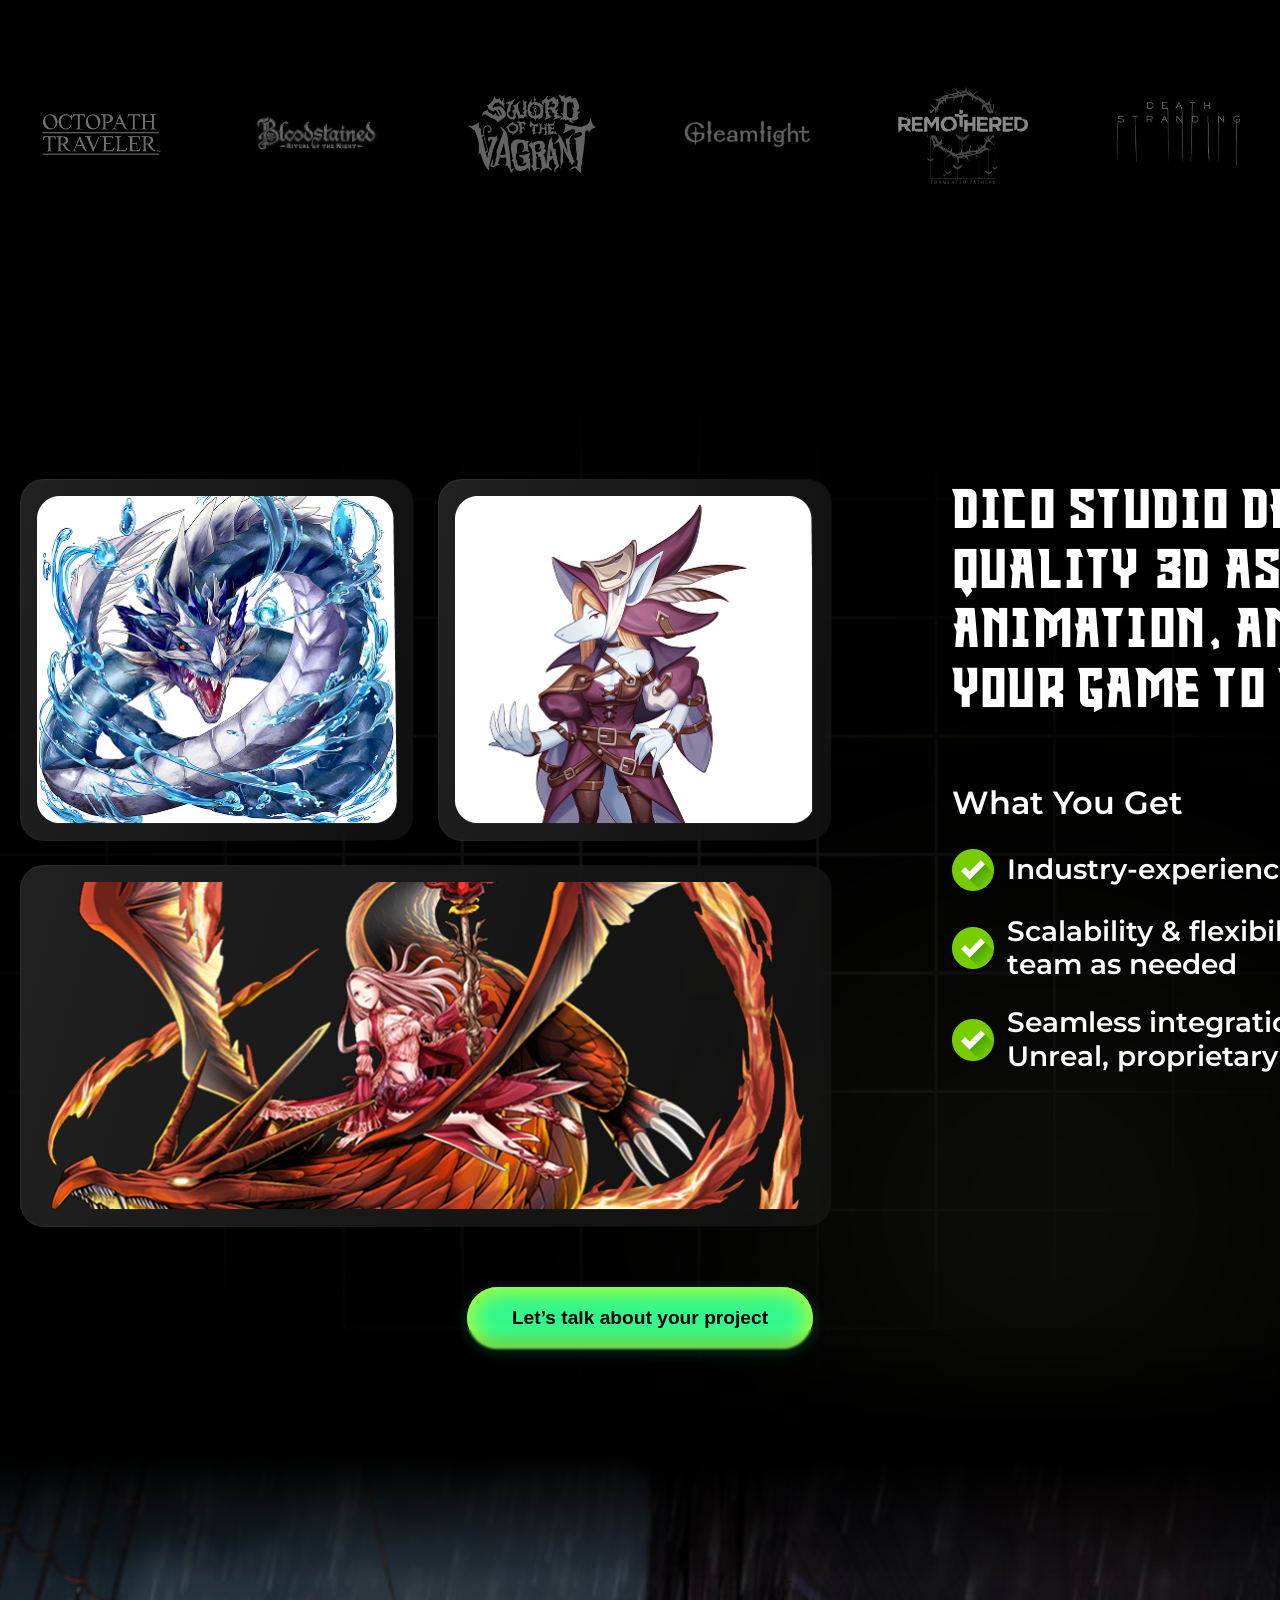
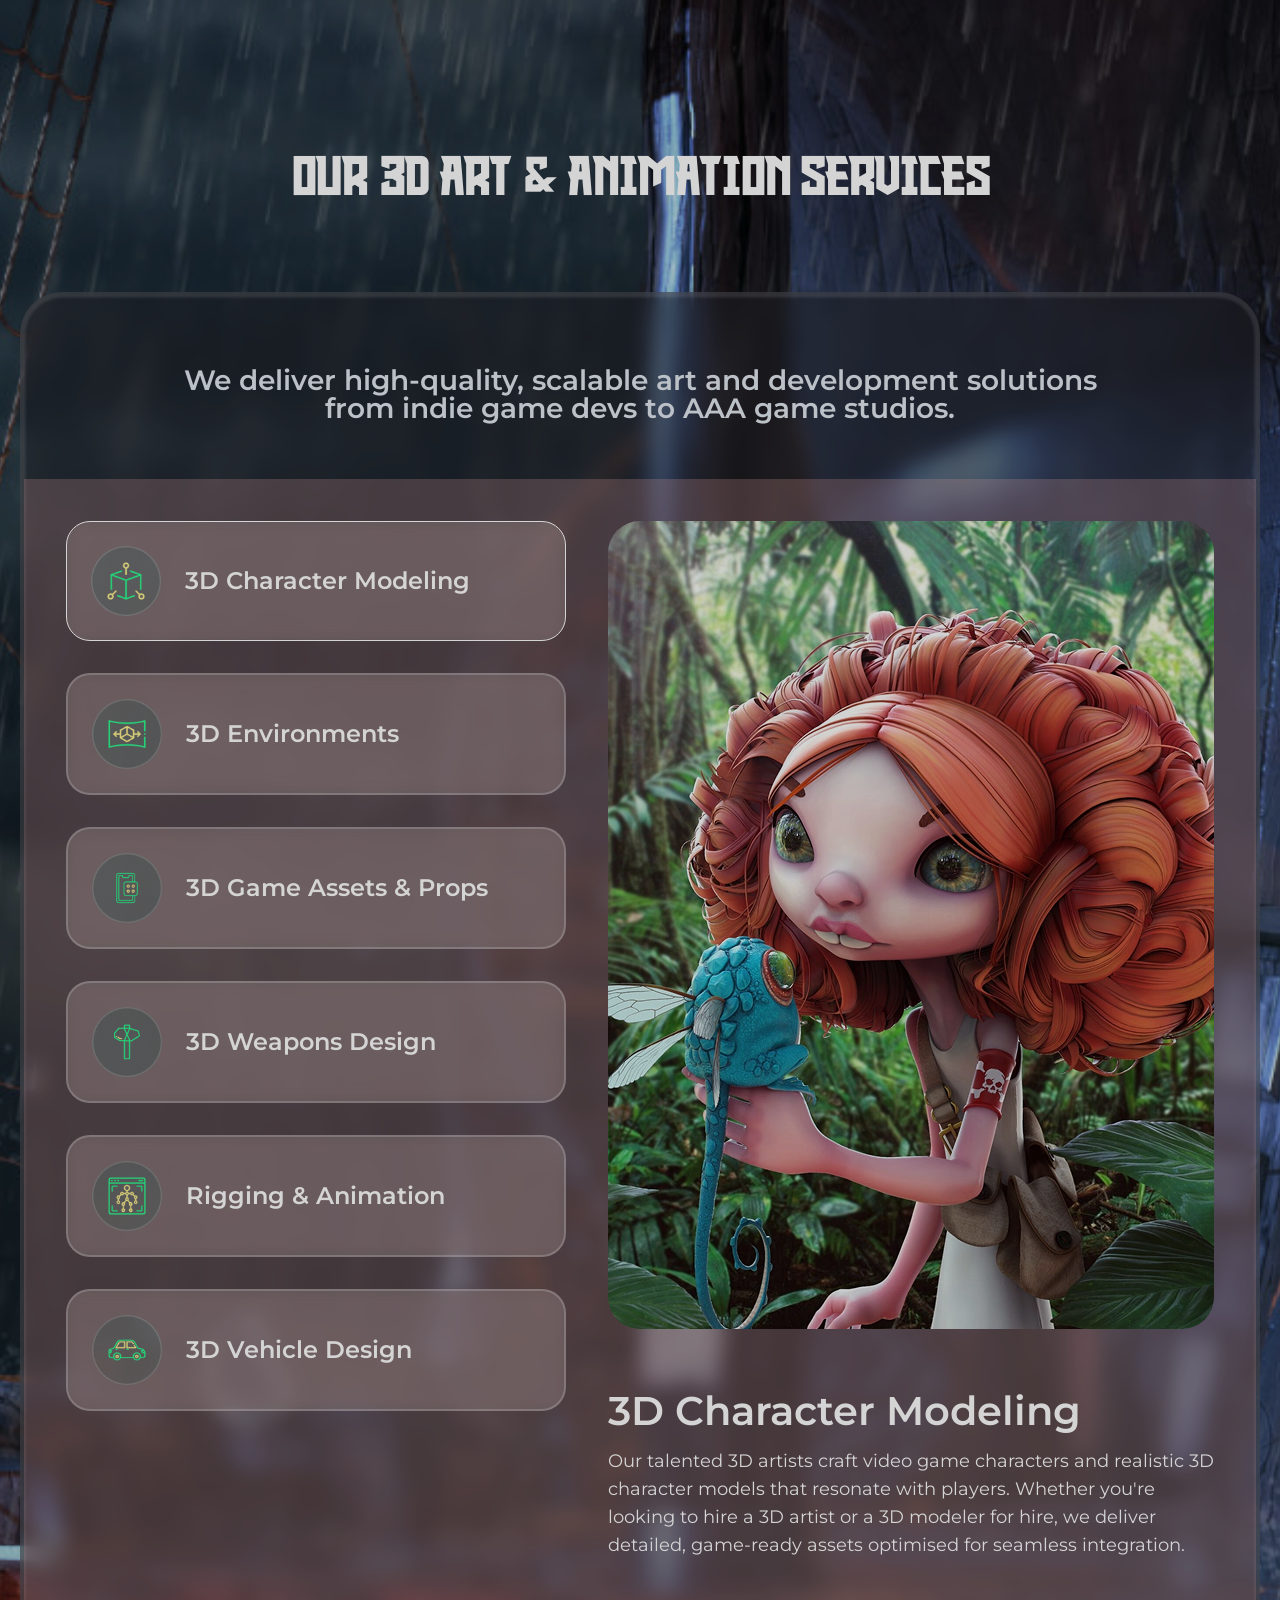
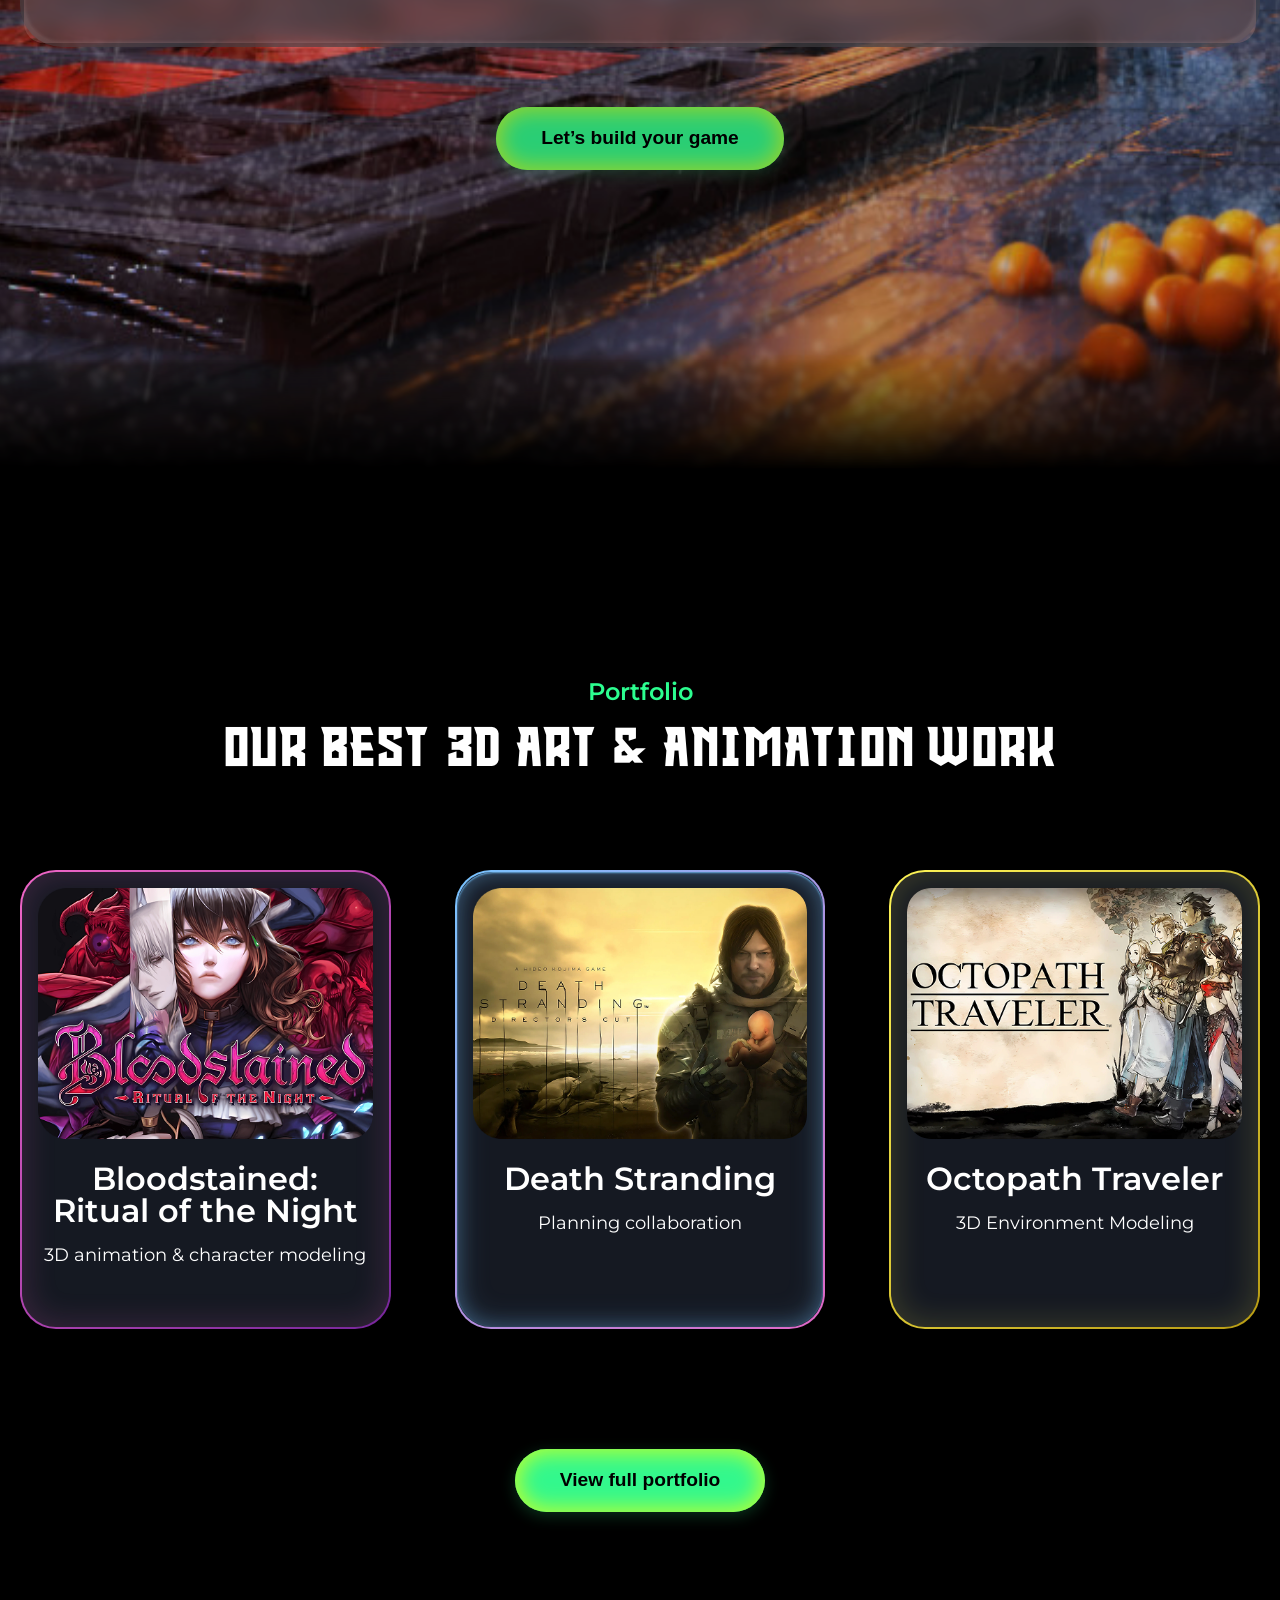
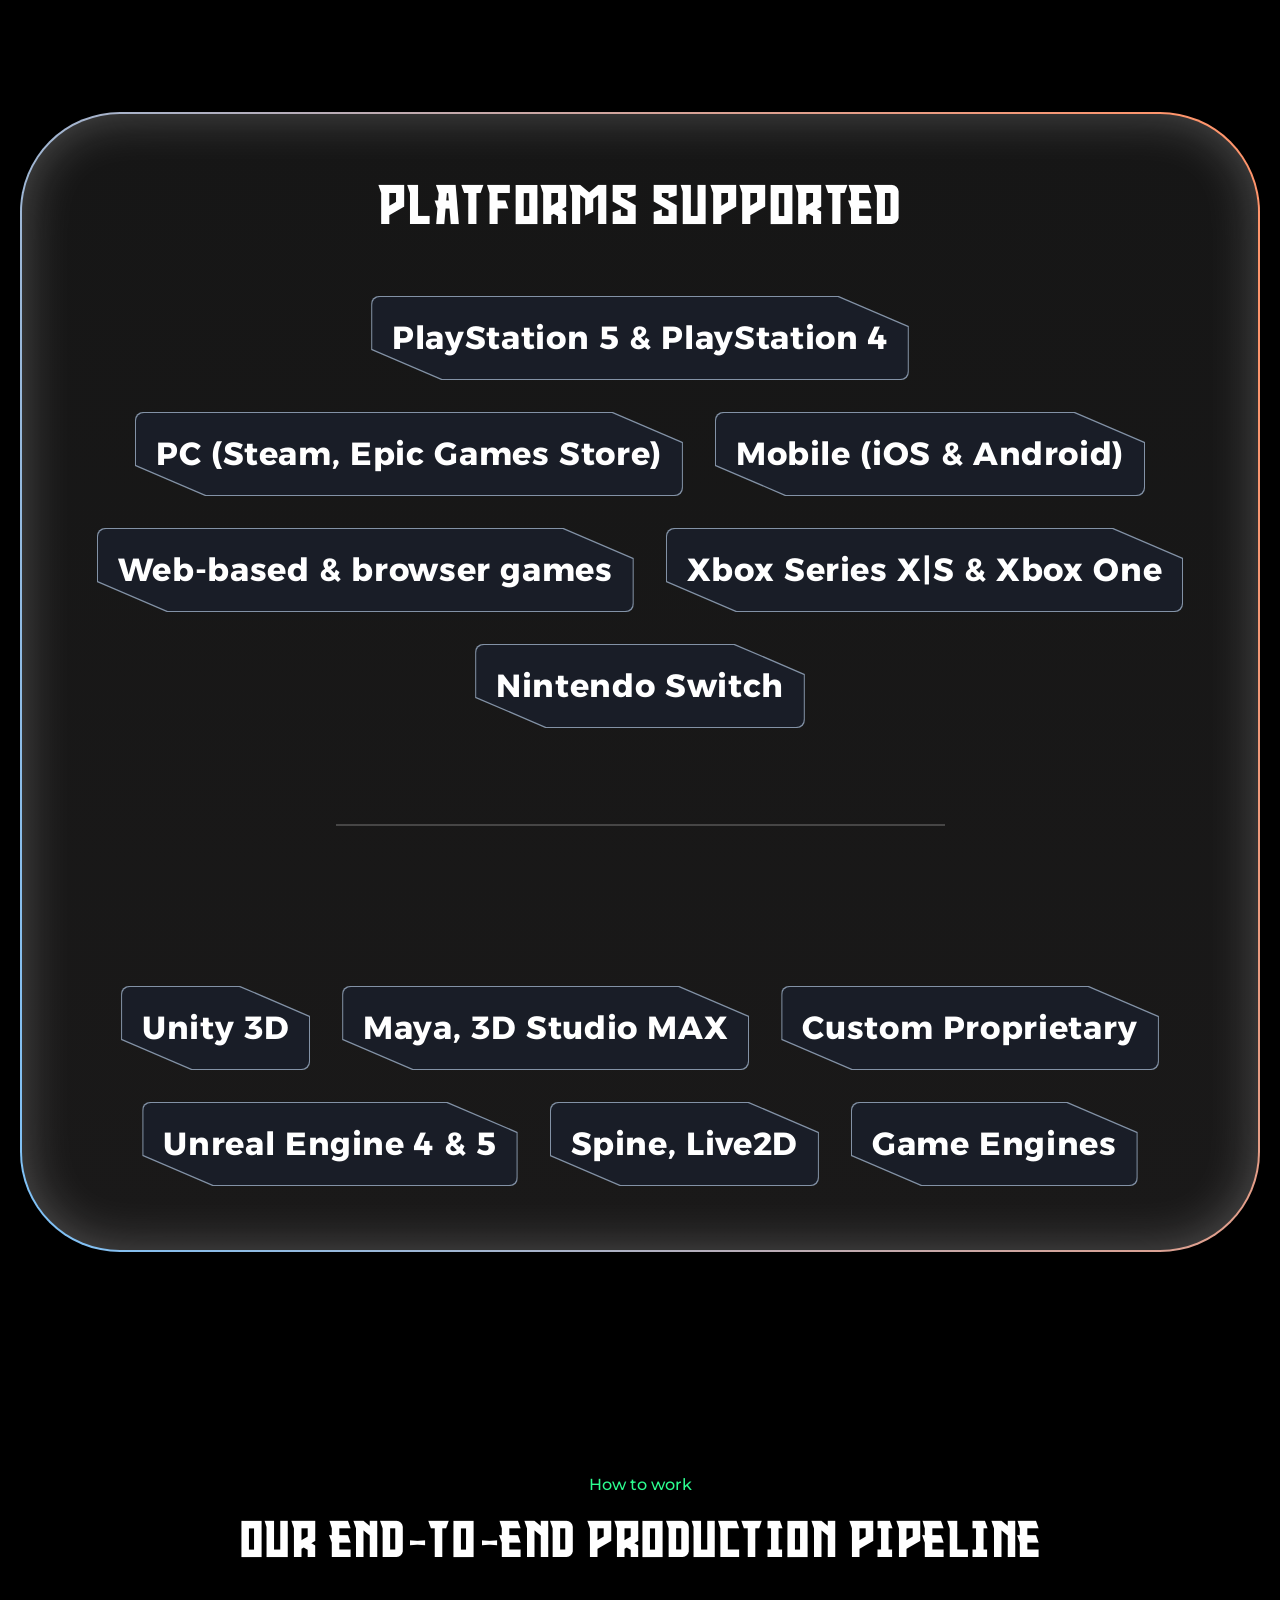
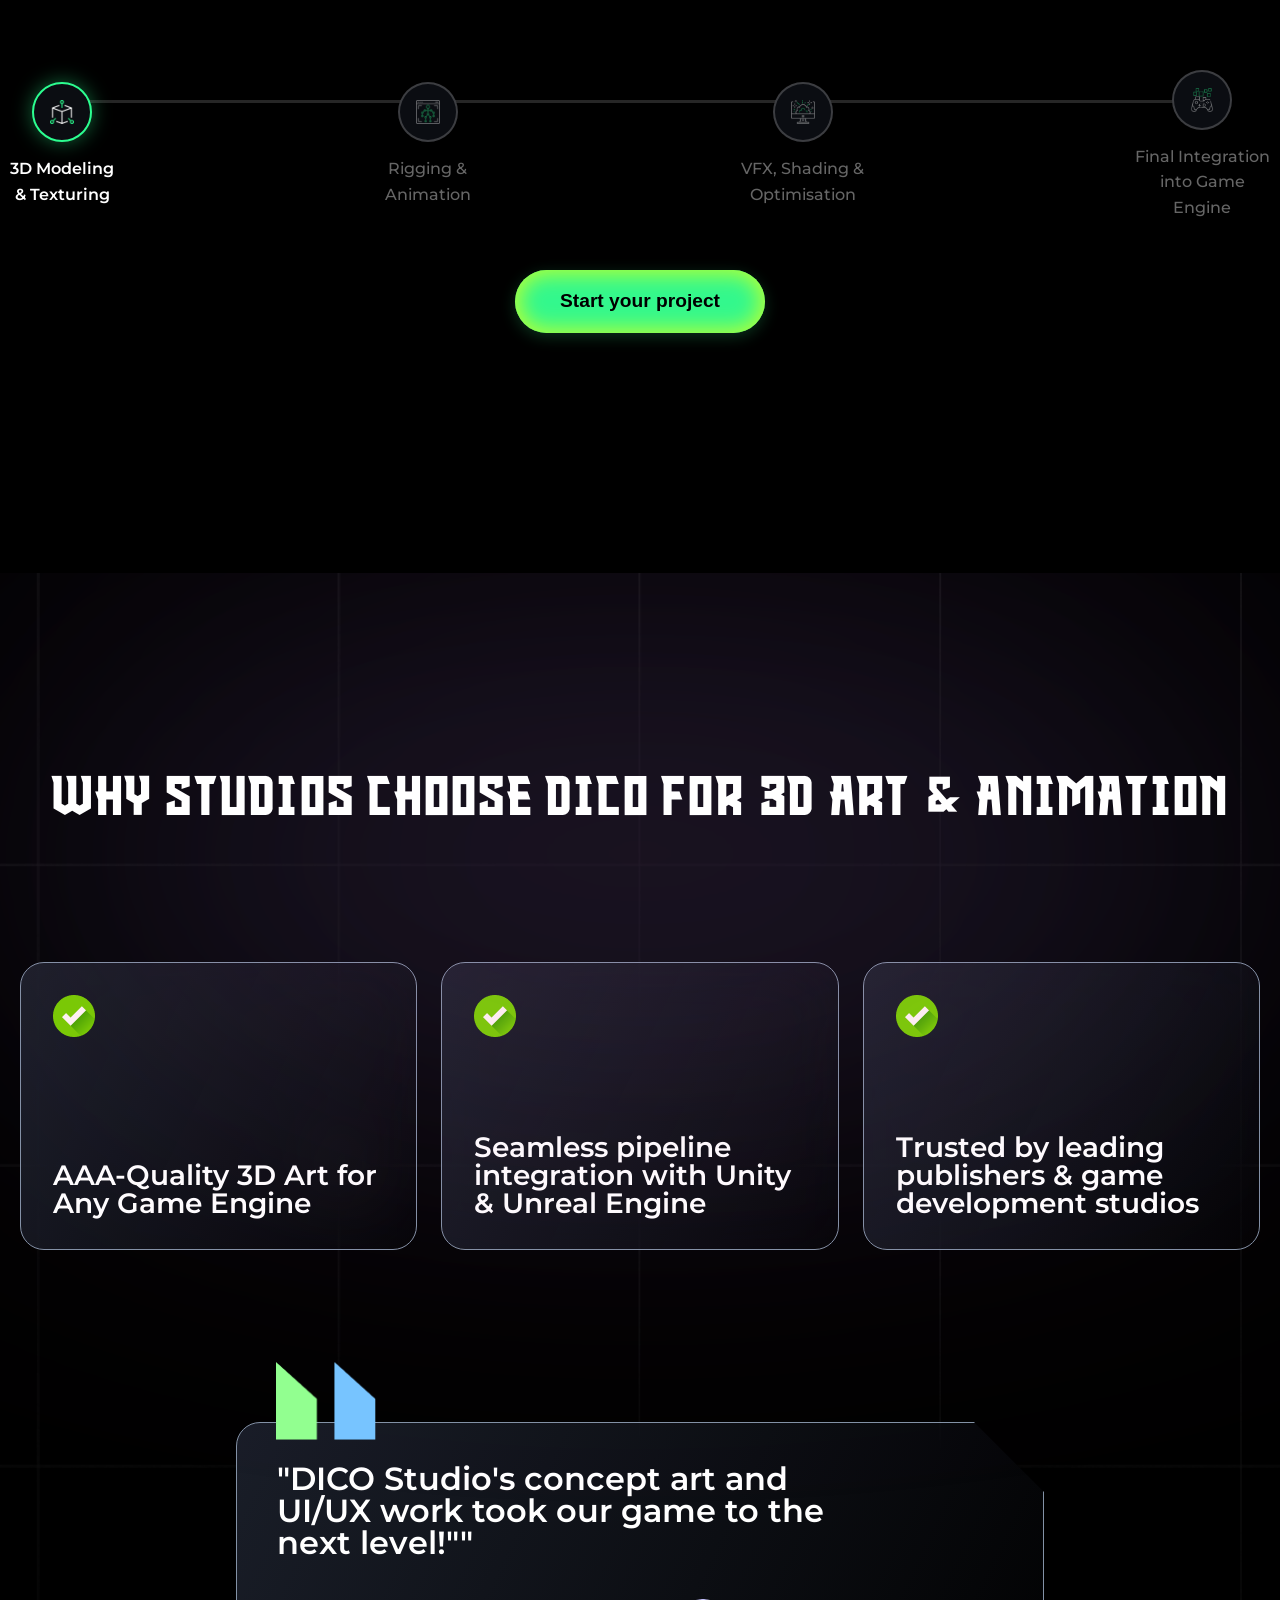
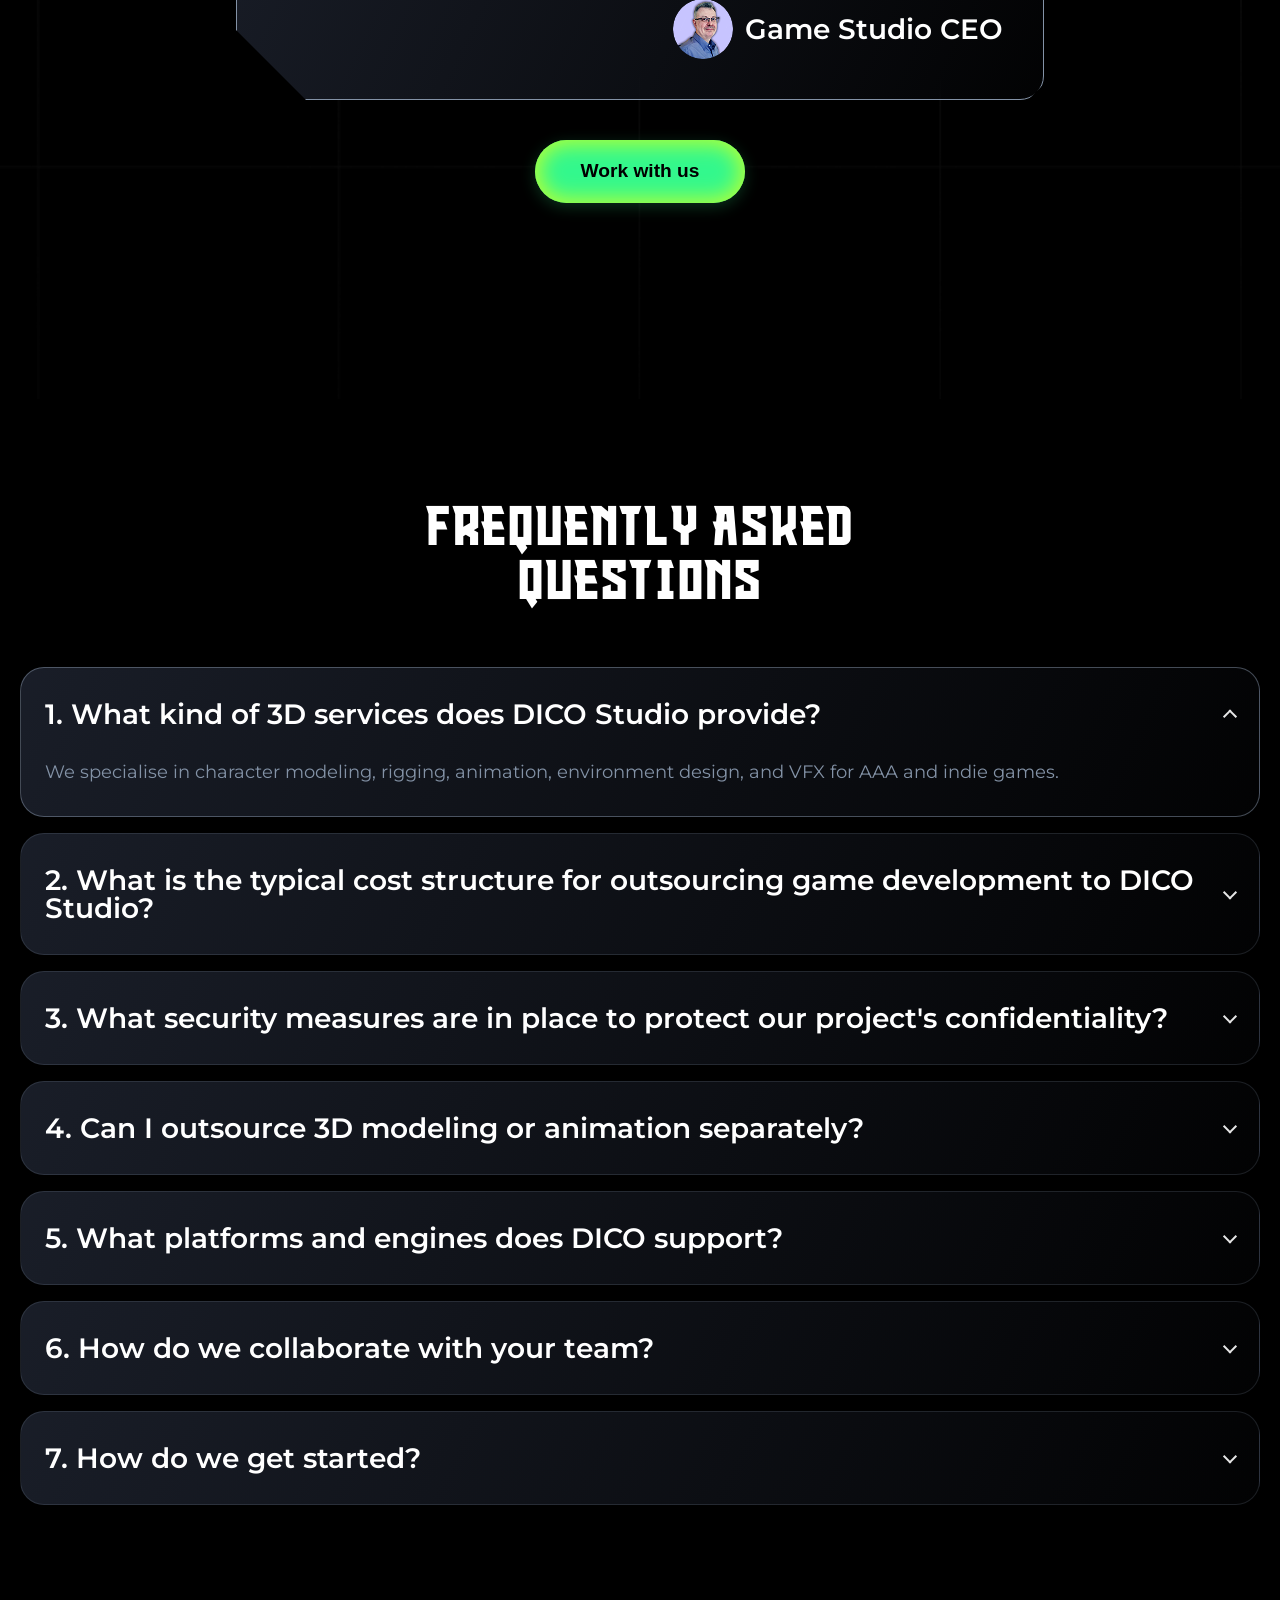
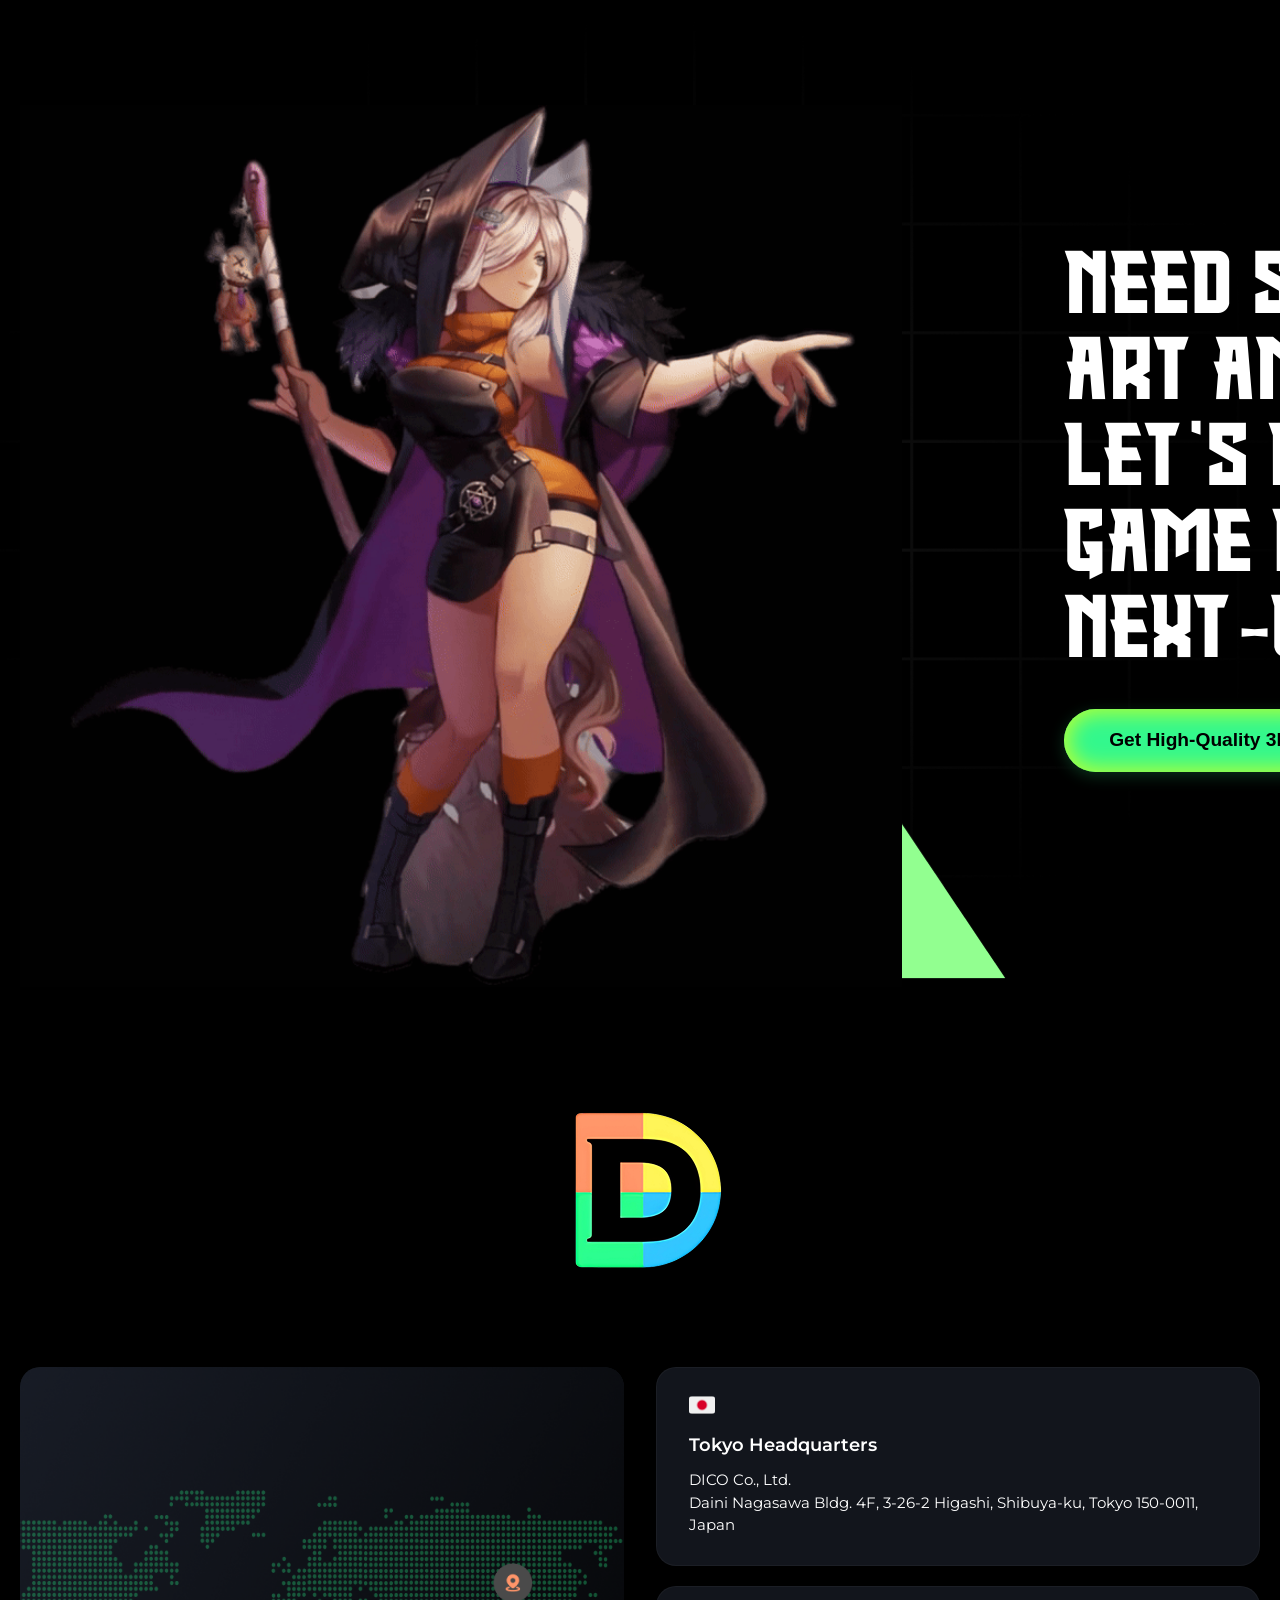
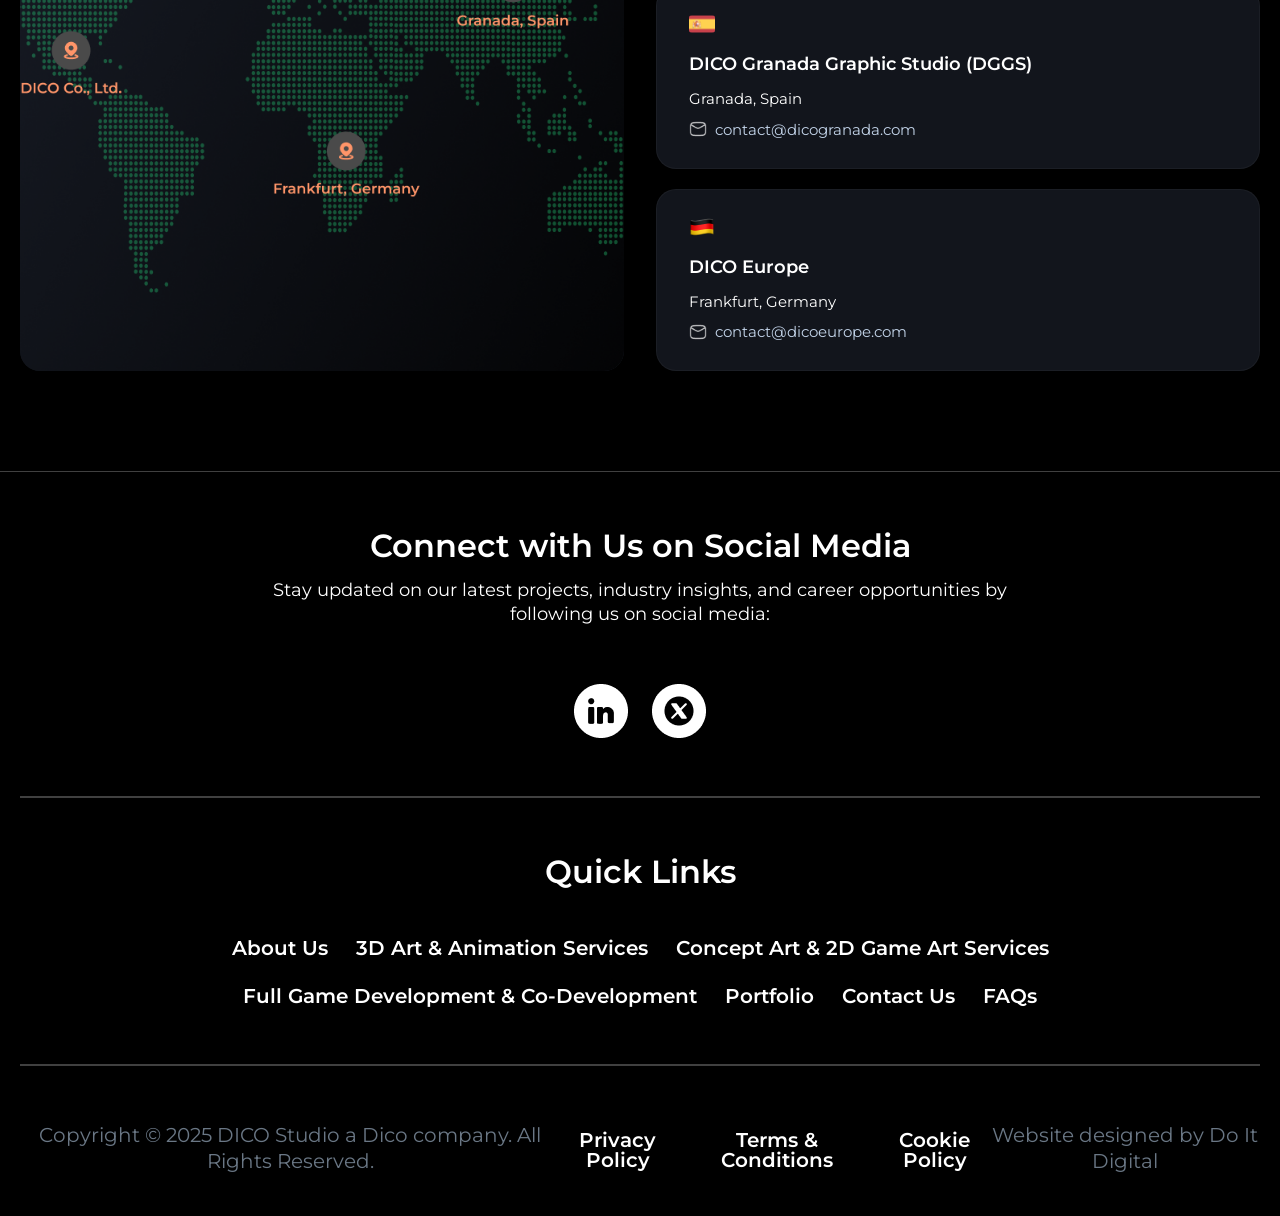
<file: animation.html>
<!DOCTYPE html>
<html lang="en">

<head>
    <meta charset="UTF-8">
    <meta name="viewport" content="width=device-width, initial-scale=1.0">
    <title>Game art Outsourcing studio</title>
    <link rel="stylesheet" href="style/style.css">
    <link rel="preconnect" href="https://fonts.googleapis.com">
    <link rel="preconnect" href="https://fonts.gstatic.com" crossorigin>
    <link
        href="https://fonts.googleapis.com/css2?family=Alexandria:wght@100..900&family=Montserrat:ital,wght@0,100..900;1,100..900&display=swap"
        rel="stylesheet">
</head>

<body>

    <main>

        <nav class="main-nav">
            <div class="logo">
                <a href="index.html">
                    <img src="images/logo.png" alt="Logo">
                </a>
            </div>

            <ul class="nav-links">
                <li><a href="art.html">Services</a></li>
                <li><a href="portfolio.html">Portfolio</a></li>
                <li><a href="about.html">About</a></li>
            </ul>


            <div class="nav-btn-area">
                <a href="contact.html" class="gradient-btn">Contact</a>
            </div>
        </nav>

        <section class="hero-section hero-overlay-animation"
            style="background: url('../images/animation-hero.png') no-repeat center center/cover">

            <div class="hero-container">

                <div class="hero-content">
                    <h1 class="hero-title">3D Animation <br>Services</h1>
                    <p class="hero-desc">DICO Studio is an AAA game art studio offering 3D animation services, VFX
                        services, and outsourcing for 3D modeling. Whether you're an indie game dev or a AAA studio, we
                        provide high-quality 3D models and animation for PC, console, and mobile.</p>
                    <a href="#" class="gradient-btn">Get High-Quality 3D Art & Animation</a>
                </div>


            </div>

            </div>
        </section>

        <section class="gradient-section"></section>

        <section class="games-worked-section">
            <div class="commonwrap">

                <h2 class="section-title">Game's We've Worked On</h2>

                <div class="logos-grid">
                    <div class="logo-item"><img src="images/Octopath Traveler1.png" alt="Octopath Traveler"></div>
                    <div class="logo-item"><img src="images/Bloodstained_Ritual of the night.png" alt="Bloodstained">
                    </div>
                    <div class="logo-item"><img src="images/Sword of the vagrant.png" alt="Sword of the Vagrant"></div>
                    <div class="logo-item"><img src="images/Gleamlight logo.png" alt="Gleamlight"></div>
                    <div class="logo-item"><img src="images/Remothered game.png" alt="Remothered"></div>
                    <div class="logo-item"><img src="images/Death Stranding.png" alt="Death Stranding"></div>
                </div>

            </div>
        </section>

        <section class="art-showcase-section">
            <div class="top-left-gradient-shadow"></div>

            <div class="container showcase-container">
                <div class="showcase-layout-wrap">

                    <div class="showcase-left-images">
                        <div class="showcase-top-row">
                            <div class="art-box-small">
                                <div class="art-inner-padded">
                                    <img src="images/2D Animation Services.png" alt="2D Snake Art">
                                </div>
                            </div>
                            <div class="art-box-small">
                                <div class="art-inner-padded">
                                    <img src="images/Game Art Outsourcing.png" alt="2D Character Concept">
                                </div>
                            </div>
                        </div>

                        <div class="showcase-bottom-row">
                            <div class="art-box-large">
                                <div class="art-inner-padded">
                                    <img src="images/Concept Art.png" alt="2D Dragon Cinematic Art">
                                </div>
                            </div>
                        </div>
                    </div>

                    <div class="showcase-right-content">
                        <h2 class="showcase-main-title">DICO Studio delivers AAA-quality 3D assets, character animation,
                            and VFX that bring your game to life.</h2>

                        <div class="what-you-get-block">
                            <h3 class="wyg-title">What You Get</h3>

                            <ul class="wyg-list">
                                <li class="wyg-item">
                                    <span class="wyg-check"> <img src="images/check.png" alt=""></span>
                                    <p class="wyg-text">Industry-experienced 3D artists & animators</p>
                                </li>
                                <li class="wyg-item">
                                    <span class="wyg-check"> <img src="images/check.png" alt=""></span>
                                    <p class="wyg-text">Scalability & flexibility—expand your production team as needed
                                    </p>
                                </li>
                                <li class="wyg-item">
                                    <span class="wyg-check"> <img src="images/check.png" alt=""></span>
                                    <p class="wyg-text">Seamless integration into your pipeline (Unity, Unreal,
                                        proprietary engines)</p>
                                </li>
                            </ul>
                        </div>
                    </div>

                </div>

                <div class="showcase-btn-wrap-centered">
                    <a href="#" class="gradient-btn">Let’s talk about your project</a>
                </div>

            </div>
        </section>

        <section class="services-section no-sevise"
            style="background: url('../images/ecd3308df5d4384213a230864fcc1fe4dc9e9425.jpg') no-repeat center center/cover;  ">

            <div class="sevise-overlay"></div>

            <div class="services-container" style="margin-top: 200px; margin-bottom: 200px;">

                <h2 class="services-main-title">Our 3D Art & Animation Services</h2>

                <div class="services-main-box services-main-box-animation">

                    <p class="services-sub-title">
                        We deliver high-quality, scalable art and development solutions from indie game devs to AAA game
                        studios.
                    </p>

                    <div class="services-content-layout  art-service-content">
                        <input type="radio" name="service-tabs" id="tab1" checked class="tab-switch">
                        <input type="radio" name="service-tabs" id="tab2" class="tab-switch">
                        <input type="radio" name="service-tabs" id="tab3" class="tab-switch">
                        <input type="radio" name="service-tabs" id="tab4" class="tab-switch">
                        <input type="radio" name="service-tabs" id="tab5" class="tab-switch">
                        <input type="radio" name="service-tabs" id="tab6" class="tab-switch">

                        <div class="services-tabs-sidebar">
                            <label for="tab1" class="tab-btn btn-1">
                                <span class="icon-circle"><img src="images/modeling.png" alt="icon"
                                        class="tab-icon"></span>
                                <span>3D Character Modeling</span>
                            </label>
                            <label for="tab2" class="tab-btn btn-2">
                                <span class="icon-circle"><img src="images/environments.png" alt="icon"
                                        class="tab-icon"></span>
                                <span>3D Environments</span>
                            </label>
                            <label for="tab3" class="tab-btn btn-3">
                                <span class="icon-circle"><img src="images/game.png" alt="icon" class="tab-icon"></span>
                                <span>3D Game Assets & Props</span>
                            </label>
                            <label for="tab4" class="tab-btn btn-4">
                                <span class="icon-circle"><img src="images/weapon.png" alt="icon"
                                        class="tab-icon"></span>
                                <span>3D Weapons Design</span>
                            </label>
                            <label for="tab5" class="tab-btn btn-5">
                                <span class="icon-circle"><img src="images/rigging.png" alt="icon"
                                        class="tab-icon"></span>
                                <span>Rigging & Animation</span>
                            </label>
                            <label for="tab6" class="tab-btn btn-6">
                                <span class="icon-circle"><img src="images/vehicle.png" alt="icon"
                                        class="tab-icon"></span>
                                <span>3D Vehicle Design</span>
                            </label>
                        </div>

                        <div class="services-content-display">

                            <div class="service-content-item content-1">
                                <div class="service-img-wrap service-img-wrap-animation">
                                    <img src="images/Character Modeling.png" alt="3D Art">
                                </div>
                                <div class="service-text-wrap">
                                    <h3 class="display-title">3D Character Modeling</h3>
                                    <p class="display-sub-desc">Our talented 3D artists craft video game characters and
                                        realistic 3D character models that resonate with players. Whether you're looking
                                        to hire a 3D artist or a 3D modeler for hire, we deliver detailed, game-ready
                                        assets optimised for seamless integration.

                                    </p>
                                </div>
                            </div>

                            <div class="service-content-item content-2">
                                <div class="service-img-wrap service-img-wrap-animation">
                                    <img src="images/Environments.png" alt="2D Art">
                                </div>
                                <div class="service-text-wrap">
                                    <h3 class="display-title">3D Environments</h3>
                                    <p class="display-sub-desc">Transport your players into immersive worlds crafted by
                                        our expert environment designers. Our 3D environment design services ensure
                                        stunning visuals and optimised performance, creating memorable gaming
                                        experiences your audience will love.
                                    </p>
                                </div>
                            </div>

                            <div class="service-content-item content-3">
                                <div class="service-img-wrap service-img-wrap-animation">
                                    <img src="images/Character Modeling.png" alt="Game Dev">
                                </div>
                                <div class="service-text-wrap">
                                    <h3 class="display-title">3D Character Modeling</h3>

                                    <p class="display-sub-desc">Our talented 3D artists craft video game characters and
                                        realistic 3D character models that resonate with players. Whether you're looking
                                        to hire a 3D artist or a 3D modeler for hire, we deliver detailed, game-ready
                                        assets optimised for seamless integration.
                                    </p>
                                </div>
                            </div>

                            <div class="service-content-item content-4">
                                <div class="service-img-wrap service-img-wrap-animation">
                                    <img src="images/3D Weapons Design.png" alt="Game Dev">
                                </div>
                                <div class="service-text-wrap">
                                    <h3 class="display-title">3D Weapons Design</h3>

                                    <p class="display-sub-desc">Equip your game with high-quality, realistic and
                                        stylised 3D weapons crafted for maximum impact. Our expert artists create fully
                                        optimised game-ready weapons, ensuring seamless integration into your game
                                        engine while enhancing combat mechanics and visual appeal.
                                    </p>
                                </div>
                            </div>

                            <div class="service-content-item content-5">
                                <div class="service-img-wrap service-img-wrap-animation">
                                    <img src="images/Rigging & Animation Services.png" alt="Game Dev">
                                </div>
                                <div class="service-text-wrap">
                                    <h3 class="display-title">Rigging & Animation</h3>

                                    <p class="display-sub-desc">Motion capture, keyframe animation, and physics-based
                                        movements
                                    </p>
                                </div>
                            </div>

                            <div class="service-content-item content-6">
                                <div class="service-img-wrap service-img-wrap-animation">
                                    <img src="images/Vehicle Design Services.png" alt="Game Dev">
                                </div>
                                <div class="service-text-wrap">
                                    <h3 class="display-title">3D Vehicle Design</h3>

                                    <p class="display-sub-desc">Create highly detailed, game-ready 3D vehicles optimised
                                        for seamless integration into any game engine. Whether realistic or stylized,
                                        our expert artists craft AAA-quality cars, aircraft, and futuristic vehicles
                                        with precision modeling and optimised performance.
                                    </p>
                                </div>
                            </div>

                        </div>
                    </div>

                </div>

                <div class="showcase-btn-wrap-centered">
                    <a href="#" class="gradient-btn">Let’s build your game</a>
                </div>

            </div>
        </section>

        <section class="gradient-section"></section>

        <section class="featured-section">
            <div class="container featured-container">

                <h2 class="" style="
                    color: #2CFE90;
                    font-family: Montserrat, sans-serif;
                    font-weight: 600;
                    font-size: 24px;
                    line-height: 100%;
                    letter-spacing: 0%;
                    text-align: center;
                    margin-bottom: 16px;
                ">
                    Portfolio
                </h2>
                <h2 class="featured-main-title"> Our Best 3D Art & Animation Work</h2>

                <div class="portfolio-grid">

                    <div class="portfolio-card about-future card-border-1">
                        <div class="portfolio-img">
                            <img src="images/Bloodstained Ritual of the Night.png" alt="Bloodstained">
                        </div>
                        <h3 class="game-title">Bloodstained: <br>
                            Ritual of the Night</h3>
                        <p class="game-tag">3D animation & character modeling</p>
                    </div>

                    <div class="portfolio-card about-future card-border-2">
                        <div class="portfolio-img">
                            <img src="images/Death Stranding Directors Cut.png" alt="Death Stranding">
                        </div>
                        <h3 class="game-title">Death Stranding</h3>
                        <p class="game-tag">Planning collaboration</p>
                    </div>

                    <div class="portfolio-card about-future card-border-3">
                        <div class="portfolio-img">
                            <img src="images/Octopath Traveler.png" alt="Octopath Traveler">
                        </div>
                        <h3 class="game-title">Octopath Traveler</h3>
                        <p class="game-tag">3D Environment Modeling</p>
                    </div>

                </div>

                <div class="featured-btn-wrap">
                    <a href="#" class="gradient-btn">View full portfolio</a>
                </div>

            </div>
        </section>

        <section class="engines-section">
            <div class="engines-container">

                <div class="engines-main-box">

                    <div class="engine-group-wrap">
                        <h2 class="engine-section-title">Platforms Supported</h2>

                        <div class="tags-grid-three-animation" style="max-width: 1120px;">
                            <div class="tech-tag-wrapper">
                                <div class="tech-tag-animaton">
                                    PlayStation 5 & PlayStation 4
                                </div>
                            </div>
                            <div class="tech-tag-wrapper">
                                <div class="tech-tag-animaton">
                                    PC (Steam, Epic Games Store)
                                </div>
                            </div>
                            <div class="tech-tag-wrapper">
                                <div class="tech-tag-animaton">
                                    Mobile (iOS & Android)
                                </div>
                            </div>
                            <div class="tech-tag-wrapper">
                                <div class="tech-tag-animaton">
                                    Web-based & browser games
                                </div>
                            </div>
                            <div class="tech-tag-wrapper">
                                <div class="tech-tag-animaton">
                                    Xbox Series X|S & Xbox One
                                </div>
                            </div>
                            <div class="tech-tag-wrapper">
                                <div class="tech-tag-animaton">
                                    Nintendo Switch
                                </div>
                            </div>

                        </div>
                    </div>

                    <div class="horizontal-line"></div>

                    <div class="engine-group-wrap">
                        <h2 class="engine-section-title"></h2>

                        <div class="tags-grid-three-animation" style="max-width: 1230px;">

                            <div class="tech-tag-wrapper">
                                <div class="tech-tag-animaton">
                                    Unity 3D
                                </div>
                            </div>
                            <div class="tech-tag-wrapper">
                                <div class="tech-tag-animaton">
                                    Maya, 3D Studio MAX
                                </div>
                            </div>
                            <div class="tech-tag-wrapper">
                                <div class="tech-tag-animaton">
                                    Custom Proprietary
                                </div>
                            </div>
                            <div class="tech-tag-wrapper">
                                <div class="tech-tag-animaton">
                                    Unreal Engine 4 & 5
                                </div>
                            </div>
                            <div class="tech-tag-wrapper">
                                <div class="tech-tag-animaton">
                                    Spine, Live2D
                                </div>
                            </div>
                            <div class="tech-tag-wrapper">
                                <div class="tech-tag-animaton">
                                    Game Engines
                                </div>
                            </div>

                        </div>
                    </div>

                </div>

            </div>
        </section>

        <section class="pipeline-section">
            <div class="pipeline-container">

                <span class="pipeline-sub-title">How to work</span>
                <h2 class="pipeline-main-title">Our End-to-End Production Pipeline</h2>

                <div class="pipeline-box">

                    <input type="radio" name="pipeline-tabs" id="pipe1" checked class="pipe-switch">
                    <input type="radio" name="pipeline-tabs" id="pipe2" class="pipe-switch">
                    <input type="radio" name="pipeline-tabs" id="pipe3" class="pipe-switch">
                    <input type="radio" name="pipeline-tabs" id="pipe4" class="pipe-switch">

                    <div class="pipeline-timeline-track">
                        <div class="timeline-line"></div>

                        <label for="pipe1" class="timeline-node node-1">
                            <div class="node-circle"><img src="images/3d modeling.png" alt="icon"></div>
                            <span class="node-label">3D Modeling <br> & Texturing</span>
                        </label>

                        <label for="pipe2" class="timeline-node node-2">
                            <div class="node-circle"><img src="images/Rigging & Animation.png" alt="icon"></div>
                            <span class="node-label"> Rigging & <br> Animation</span>
                        </label>

                        <label for="pipe3" class="timeline-node node-3">
                            <div class="node-circle"><img src="images/VFX.png" alt="icon"></div>
                            <span class="node-label">VFX, Shading & <br> Optimisation</span>

                        </label>

                        <label for="pipe4" class="timeline-node node-4">
                            <div class="node-circle"><img src="images/Game Engine.png" alt="icon"></div>
                            <span class="node-label">Final Integration <br> into Game <br> Engine</span>
                        </label>


                    </div>

                    <div class="pipeline-btn-wrap">
                        <a href="#" class="gradient-btn">Start your project</a>
                    </div>

                </div>
            </div>
        </section>

        <section class="gradient-section"></section>

        <section class="why-partner-section">
            <div class="partner-container">

                <div class="Partner-top-1"></div>
                <div class="Partner-top-2"></div>

                <h2 class="partner-title">Why Studios Choose DICO for 3D Art & Animation</h2>

                <div class="feature-services-wrapper">
                    <div class="feature-services-grid">

                        <div class="feature-service-card">
                            <img src="images/check.png" alt="check icon" class="feature-check-icon">
                            <span class="feature-card-text">AAA-Quality 3D Art for Any Game Engine</span>
                        </div>

                        <div class="feature-service-card">
                            <img src="images/check.png" alt="check icon" class="feature-check-icon">
                            <span class="feature-card-text">Seamless pipeline integration with Unity & Unreal
                                Engine</span>
                        </div>

                        <div class="feature-service-card">
                            <img src="images/check.png" alt="check icon" class="feature-check-icon">
                            <span class="feature-card-text">Trusted by leading publishers & game development
                                studios</span>
                        </div>

                    </div>
                </div>

                <div style="margin-top: 140px; display: flex;
                    flex-direction: column;
                    align-items: center;">

                    <div style=" position: relative; width: 100%; max-width: 808px ; margin:0 auto;">

                        <img src="images/neon-flag.png" alt="icon" class="card-top-icon" style="z-index: 2;">

                        <div class="testimonial-card-clip">

                            <div class="testimonial-card">
                                <p class="testimonial-text" style="max-width: 548px;">"DICO Studio's concept art and
                                    UI/UX work took our game to the next level!""</p>
                                <div class="client-info">
                                    <img src="images/avatar.png" alt="Manager" class="client-avatar">
                                    <span class="client-role">Game Studio CEO</span>
                                </div>
                            </div>
                        </div>

                    </div>

                </div>

                <div class="team-btn-wrap">
                    <a href="#" class="gradient-btn">Work with us</a>
                </div>

            </div>
        </section>

        <section class="faq-section">
            <div class="faq-container">

                <h2 class="faq-main-title">Frequently Asked <br> Questions</h2>

                <div class="faq-wrapper">

                    <details class="faq-item" name="faq" open>
                        <summary class="faq-question">1. What kind of 3D services does DICO Studio provide?
                        </summary>
                        <div class="faq-answer">
                            <p>We specialise in character modeling, rigging, animation, environment design, and VFX for
                                AAA and indie games.</p>
                        </div>
                    </details>

                    <details class="faq-item" name="faq">
                        <summary class="faq-question">2. What is the typical cost structure for outsourcing game
                            development to DICO Studio?</summary>
                        <div class="faq-answer">
                            <p>Our cost structure is flexible and tailored to project scope, milestones, or dedicated
                                team hourly rates.</p>
                        </div>
                    </details>

                    <details class="faq-item" name="faq">
                        <summary class="faq-question">3. What security measures are in place to protect our project's
                            confidentiality?</summary>
                        <div class="faq-answer">
                            <p>We sign strict NDAs and employ secure, siloed data servers to protect all intellectual
                                properties.</p>
                        </div>
                    </details>

                    <details class="faq-item" name="faq">
                        <summary class="faq-question">4. Can I outsource 3D modeling or animation separately?</summary>
                        <div class="faq-answer">
                            <p>Yes, you can hire our teams separately for specific asset production pipelines or
                                full-cycle needs.</p>
                        </div>
                    </details>

                    <details class="faq-item" name="faq">
                        <summary class="faq-question">5. What platforms and engines does DICO support?</summary>
                        <div class="faq-answer">
                            <p>We fully support Unreal Engine, Unity, and build games for PlayStation, Xbox, Switch, PC,
                                and Mobile.</p>
                        </div>
                    </details>

                    <details class="faq-item" name="faq">
                        <summary class="faq-question">6. How do we collaborate with your team?</summary>
                        <div class="faq-answer">
                            <p>Through dedicated project managers, daily sprint updates via Slack/Discord, and regular
                                milestone reviews.</p>
                        </div>
                    </details>

                    <details class="faq-item" name="faq">
                        <summary class="faq-question">7. How do we get started?</summary>
                        <div class="faq-answer">
                            <p>Simply click the "Get In Touch" button, share your game's brief, and we'll arrange a
                                discovery call.</p>
                        </div>
                    </details>

                </div>

            </div>

        </section>

        <section class="nextgen-cta-section">
            <div class="container nextgen-container">
                <div class="nextgen-flex-layout">

                    <div class="nextgen-left-images">
                        <div class="nextgen-main-pic">
                            <img src="images/0d19f9bc8c2e2d6ea3ca84235bc195056b553202-ezgif.com-remove-background.gif"
                                alt="3D Witch Character">
                        </div>

                        <div class="nextgen-neon-pic">
                            <img src="images/GamersBgShape1.png" alt="Neon Triangle">
                        </div>
                    </div>

                    <div class="nextgen-right-content">
                        <h2 class="nextgen-main-title">
                            Need stunning 3D<br>
                            art and animation?<br>
                            Let’s make your<br>
                            game look and feel<br>
                            next-gen.
                        </h2>

                        <div class="nextgen-btn-box">
                            <a href="#" class="gradient-btn">Get High-Quality 3D Art & Animation</a>
                        </div>
                    </div>

                </div>
            </div>
        </section>

        <section class="footer-location-section">
            <div class="footer-container">

                <div class="footer-logo-wrap">
                    <img src="images/logo-large.png" alt="DICO Logo" class="f-logo">
                </div>

                <div class="footer-layout">

                    <div class="footer-map-col">
                        <img src="images/world-map.png" alt="DICO Office Locations Map" class="f-map-img">
                    </div>

                    <div class="footer-content-col">

                        <div class="office-box">
                            <div class="box-header">
                                <img src="images/Japanese.png" alt="Japan Flag" class="box-flag">
                                <h3 class="office-title">Tokyo Headquarters</h3>
                            </div>
                            <p class="office-subtitle">DICO Co., Ltd.</p>
                            <p class="office-address">Daini Nagasawa Bldg. 4F, 3-26-2 Higashi, Shibuya-ku, Tokyo
                                150-0011, Japan</p>
                        </div>

                        <div class="office-box">
                            <div class="box-header">
                                <img src="images/Spanish.png" alt="Spain Flag" class="box-flag">
                                <h3 class="office-title">DICO Granada Graphic Studio (DGGS)</h3>
                            </div>
                            <p class="office-subtitle">Granada, Spain</p>
                            <div class="office-mail-wrap">
                                <img src="images/email-icon.png" alt="Email" class="email-icon">
                                <span class="office-mail">contact@dicogranada.com</span>
                            </div>
                        </div>

                        <div class="office-box">
                            <div class="box-header">
                                <img src="images/Germany.png" alt="Germany Flag" class="box-flag">
                                <h3 class="office-title">DICO Europe</h3>
                            </div>
                            <p class="office-subtitle">Frankfurt, Germany</p>
                            <div class="office-mail-wrap">
                                <img src="images/email-icon.png" alt="Email" class="email-icon">
                                <span class="office-mail">contact@dicoeurope.com</span>
                            </div>
                        </div>

                    </div>
                </div>

            </div>
        </section>

        <footer class="main-bottom-footer">
            <div class="footer-bottom-container">

                <div class="footer-social-wrap">
                    <h3 class="social-main-title">Connect with Us on Social Media</h3>
                    <p class="social-sub-desc">Stay updated on our latest projects, industry insights, and career
                        opportunities by following us on social media:</p>

                    <div class="social-icons-box">
                        <a href="#" class="social-icon-btn"><img src="images/linkedin.png" alt="LinkedIn"></a>
                        <a href="#" class="social-icon-btn"><img src="images/x.png" alt="X (Twitter)"></a>
                    </div>
                </div>

                <hr class="footer-divider">

                <div class="footer-quicklinks-wrap">
                    <h3 class="quicklinks-title">Quick Links</h3>

                    <div class="quicklinks-nav">
                        <a href="#">About Us</a>
                        <a href="#">3D Art & Animation Services</a>
                        <a href="#">Concept Art & 2D Game Art Services</a>
                        <a href="#">Full Game Development & Co-Development</a>
                        <a href="#">Portfolio</a>
                        <a href="#">Contact Us</a>
                        <a href="#">FAQs</a>
                    </div>
                </div>

                <hr class="footer-divider">

                <div class="footer-copyright-bar">
                    <div class="copyright-left">
                        <span>Copyright © 2025 DICO Studio a Dico company. All Rights Reserved.</span>
                    </div>

                    <div class="policy-center">
                        <a href="#">Privacy Policy</a>
                        <a href="#">Terms & Conditions</a>
                        <a href="#">Cookie Policy</a>
                    </div>

                    <div class="credit-right">
                        <span>Website designed by Do It Digital</span>
                    </div>
                </div>

            </div>
        </footer>

    </main>

</body>

</html>
</file>
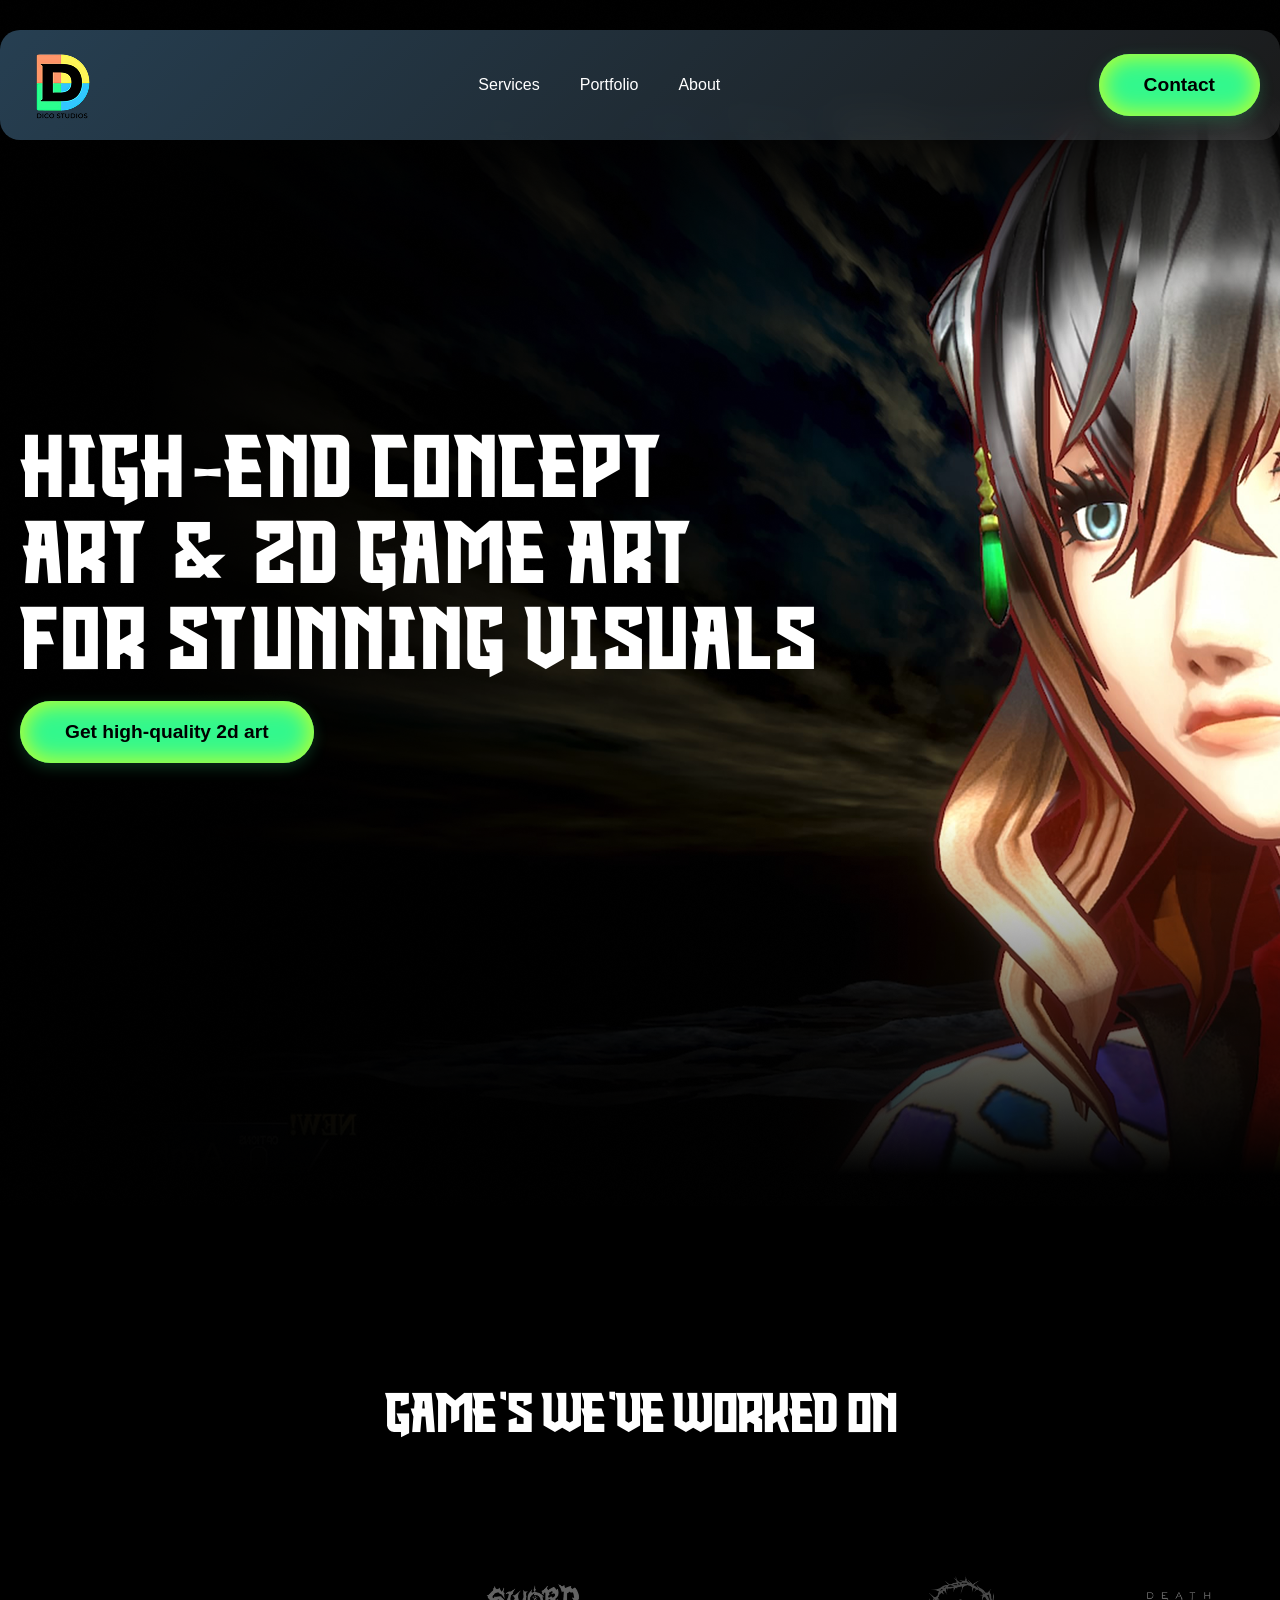
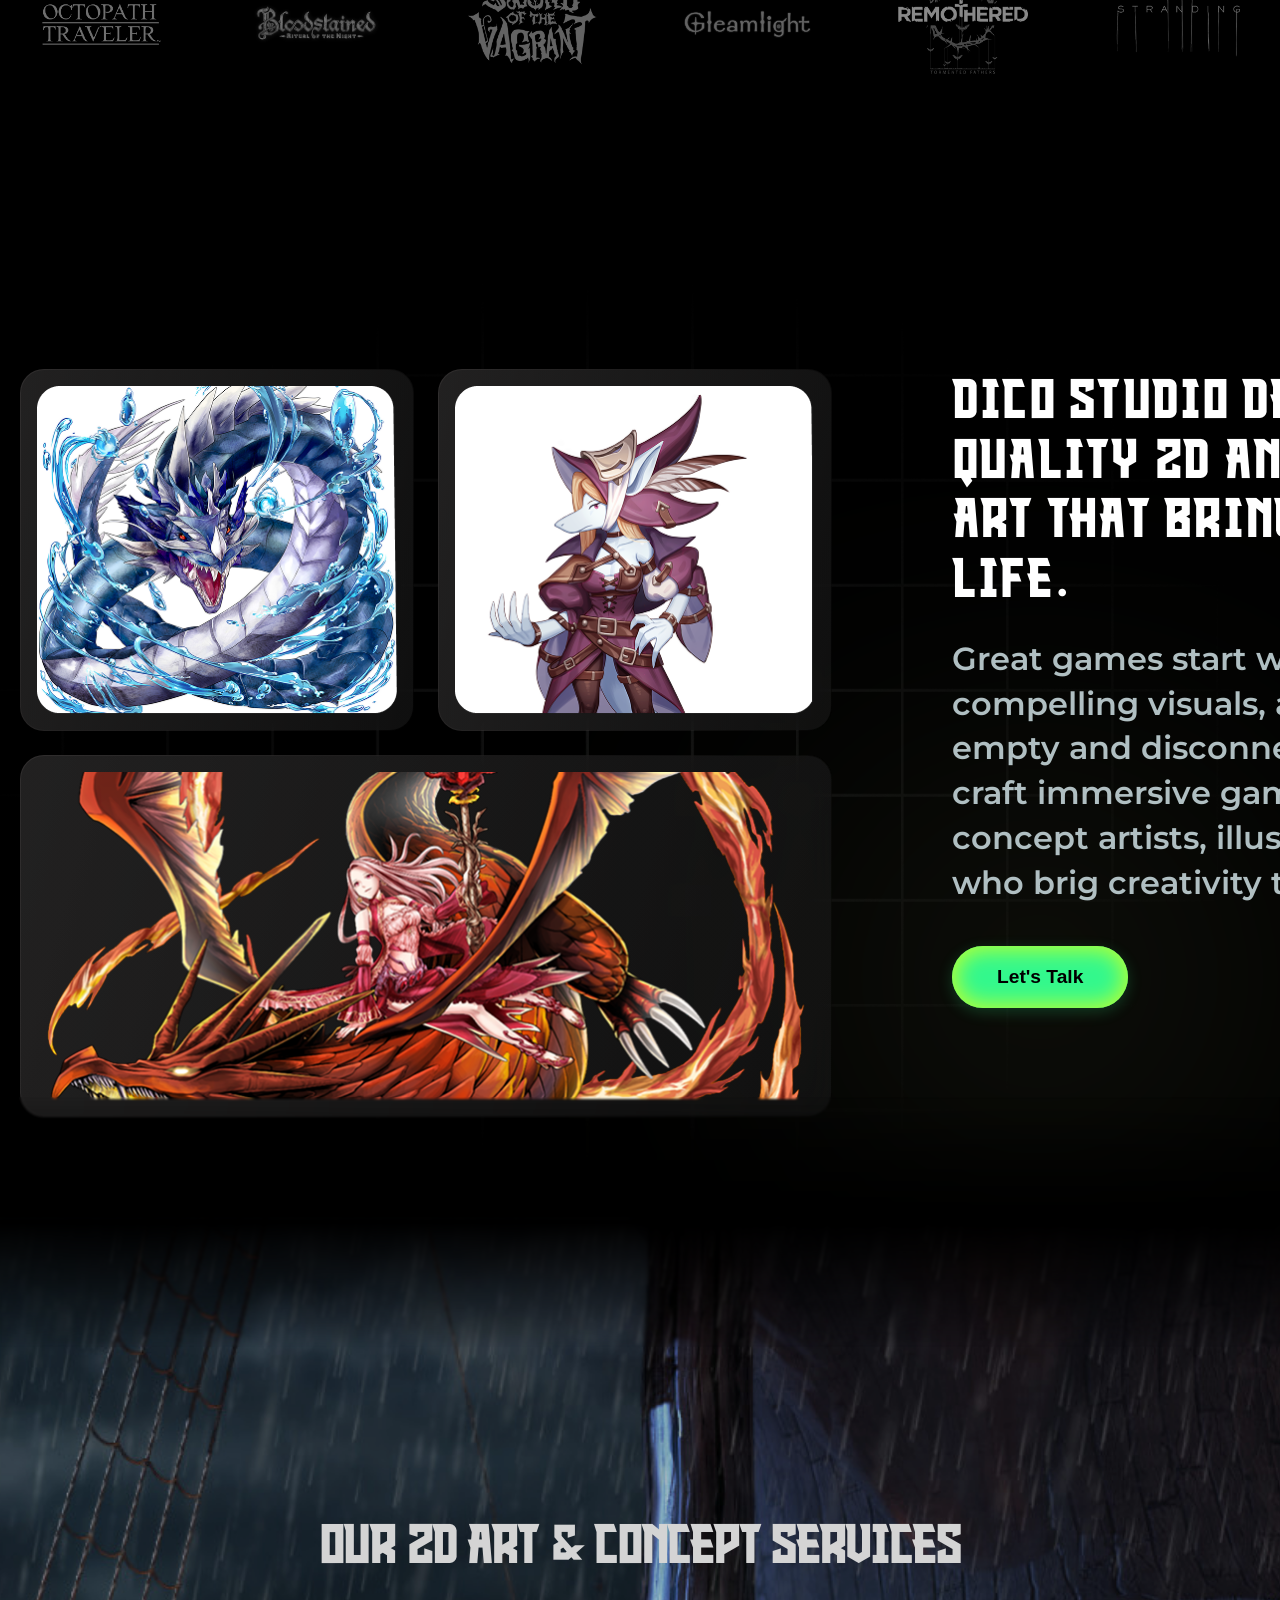
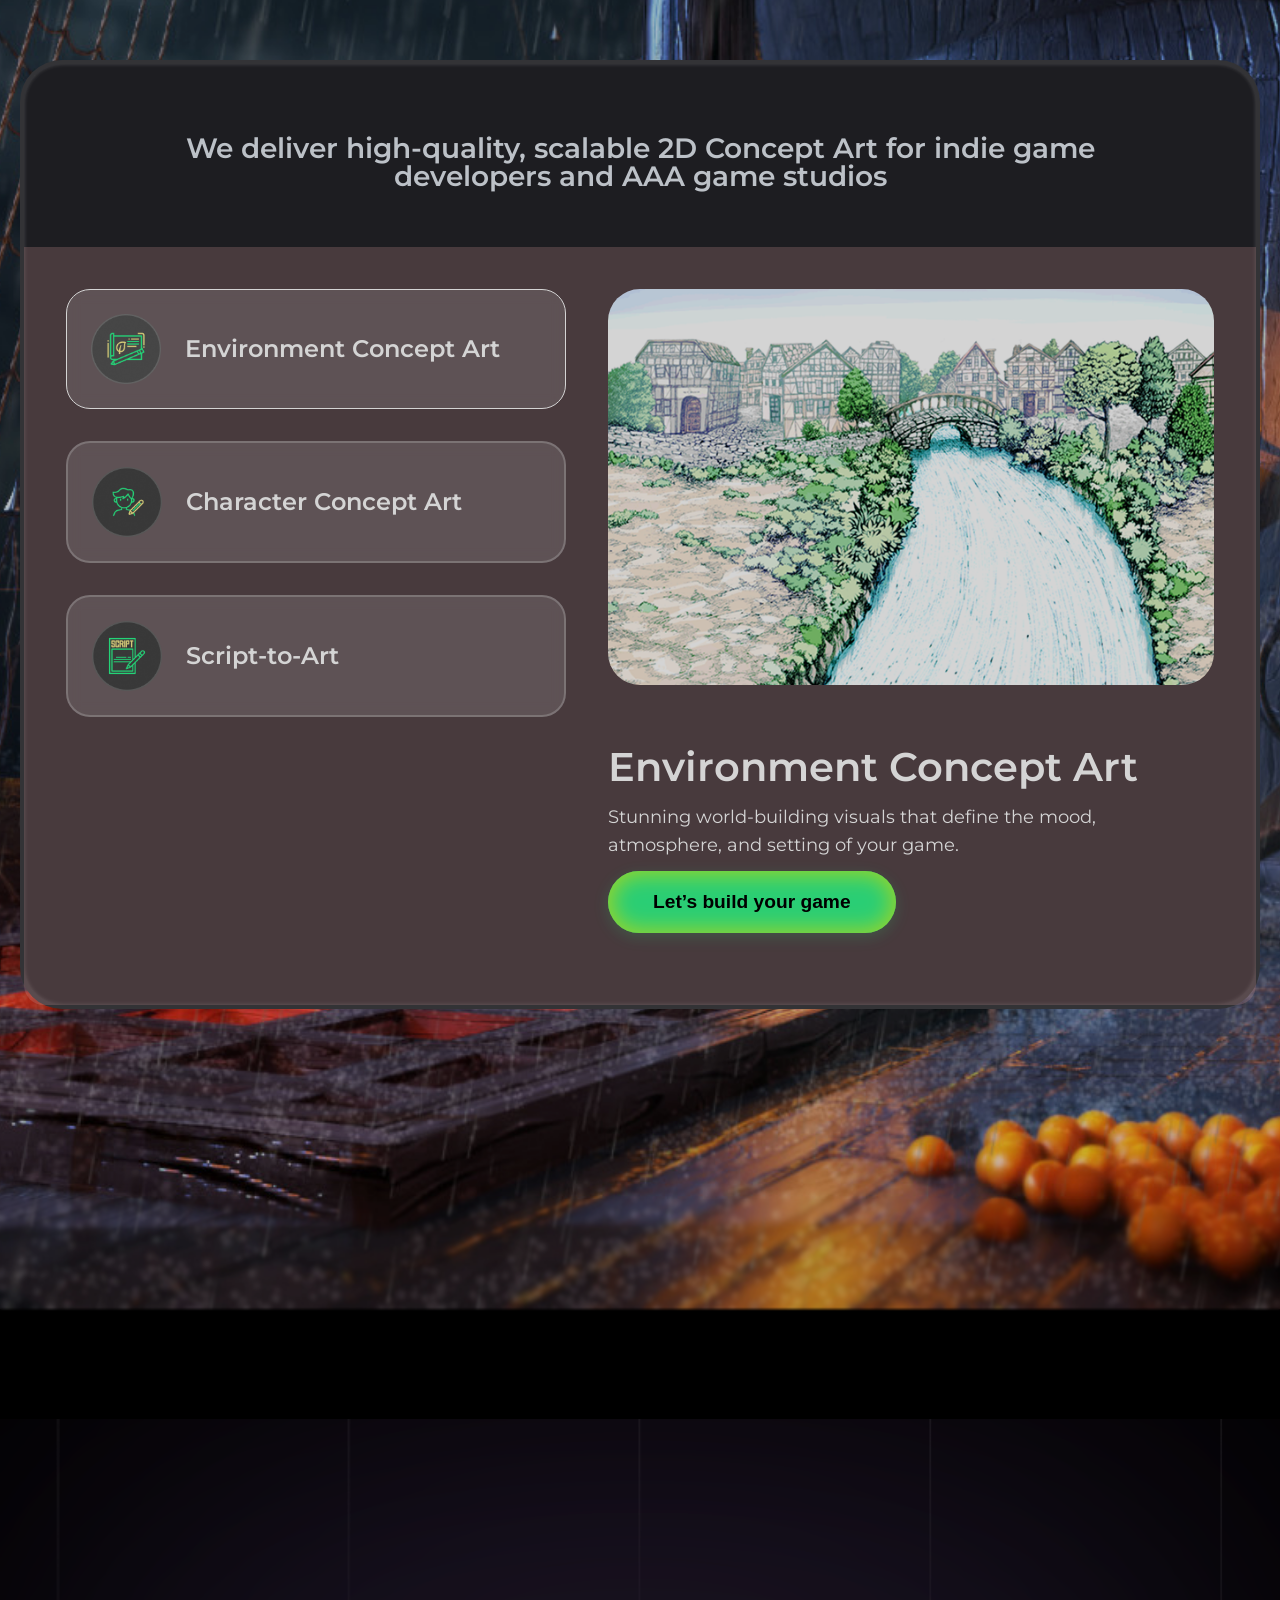
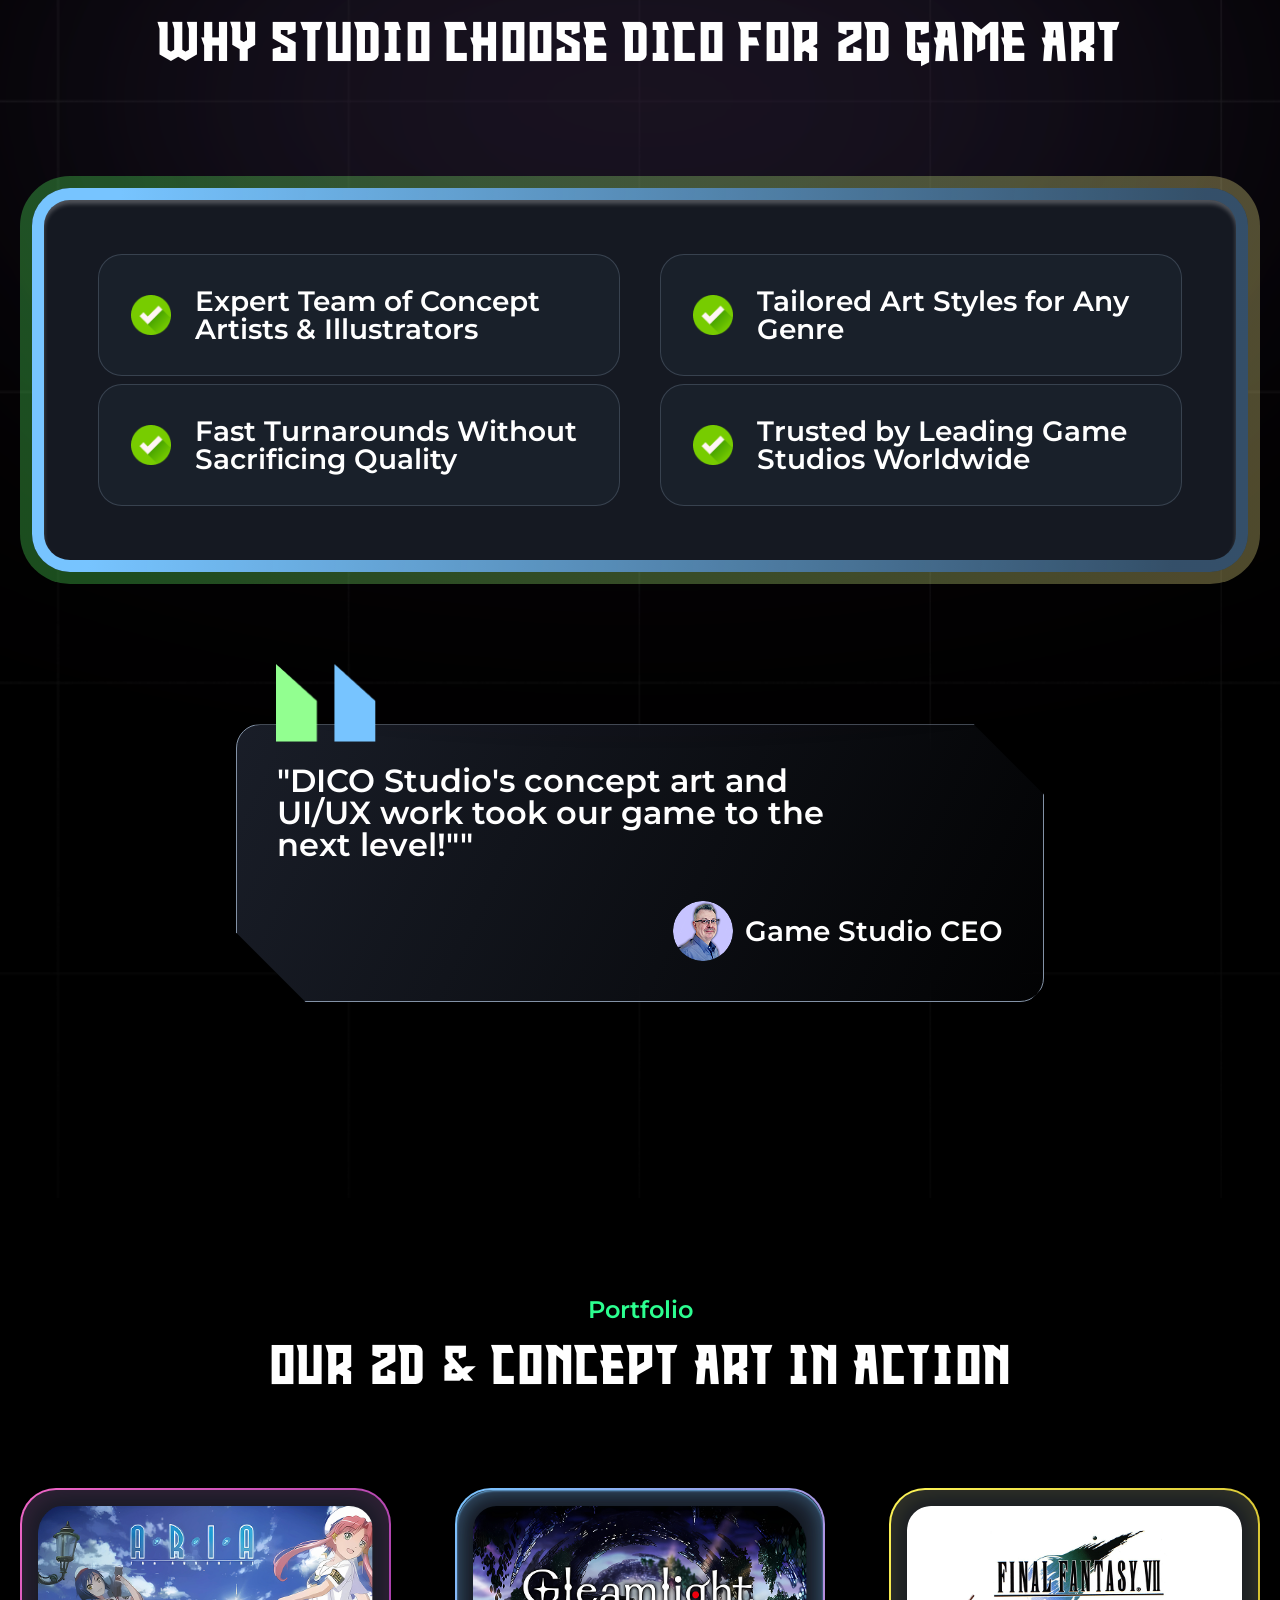
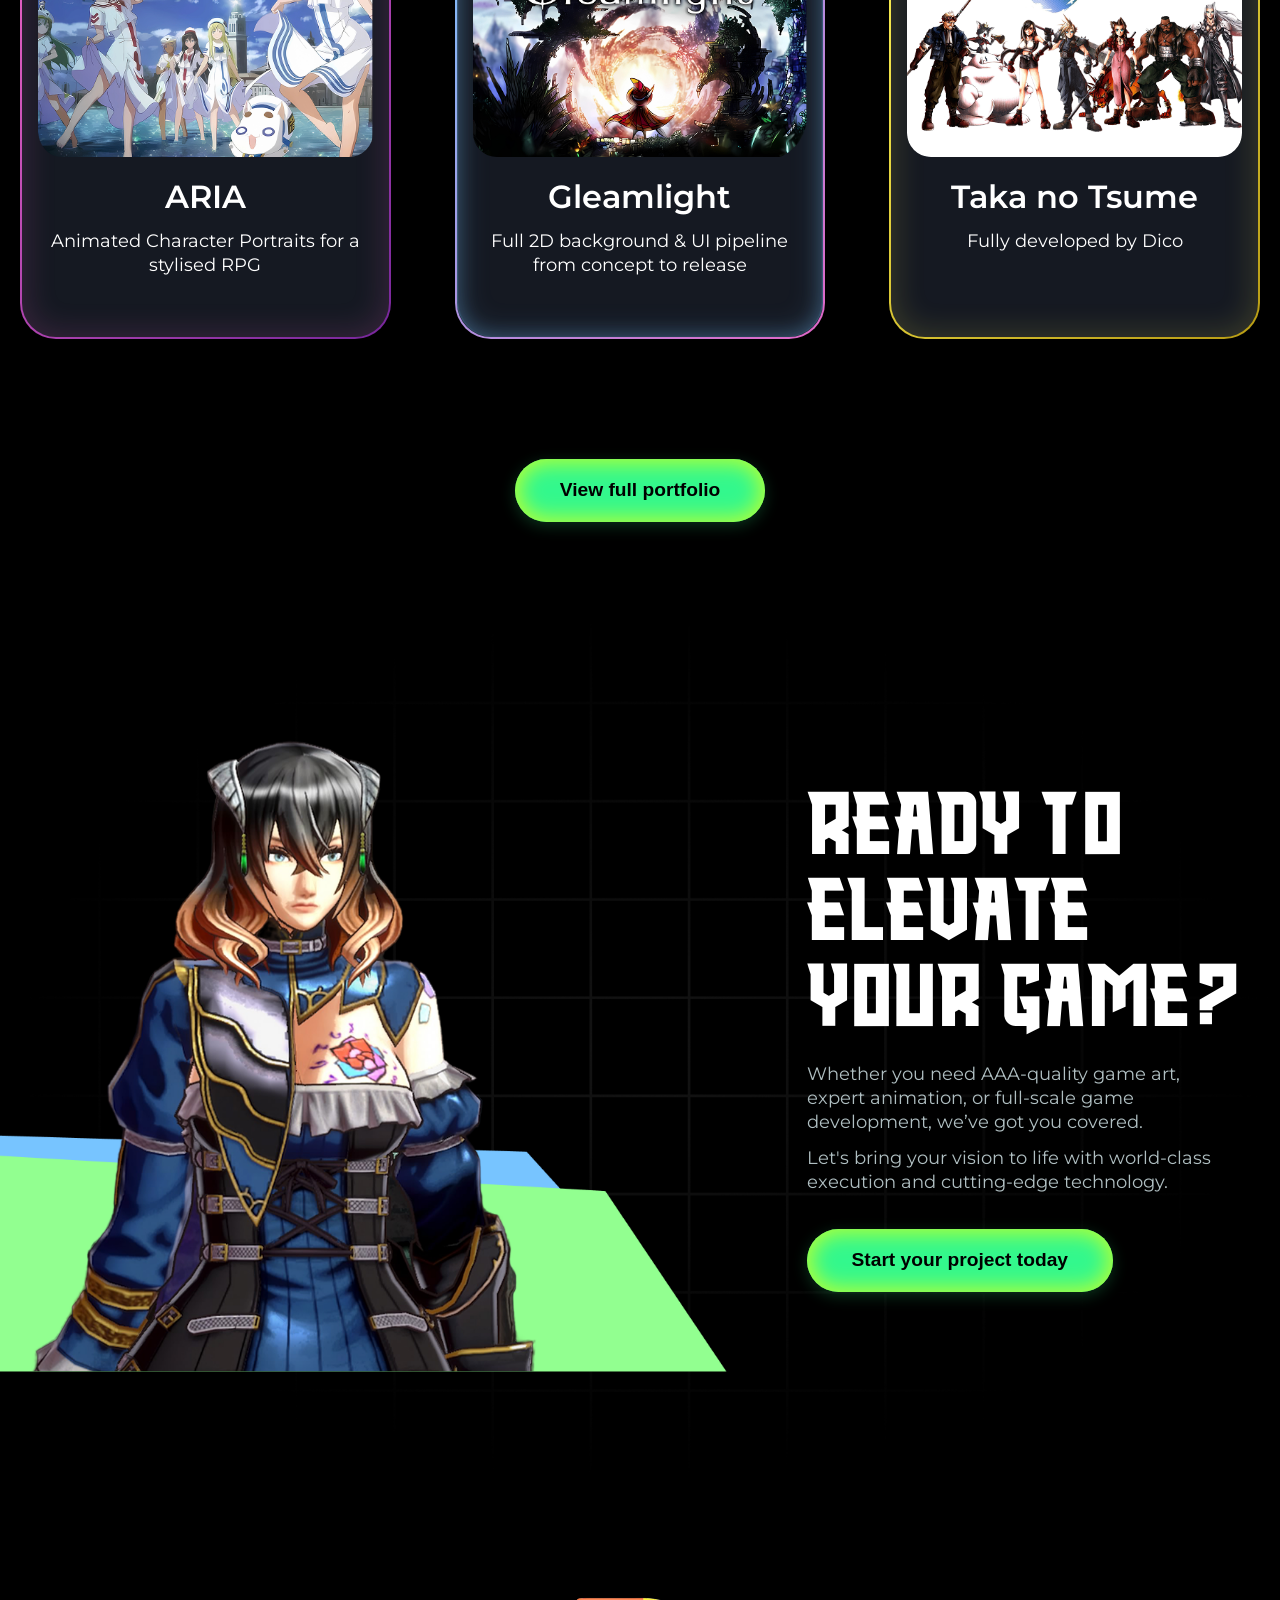
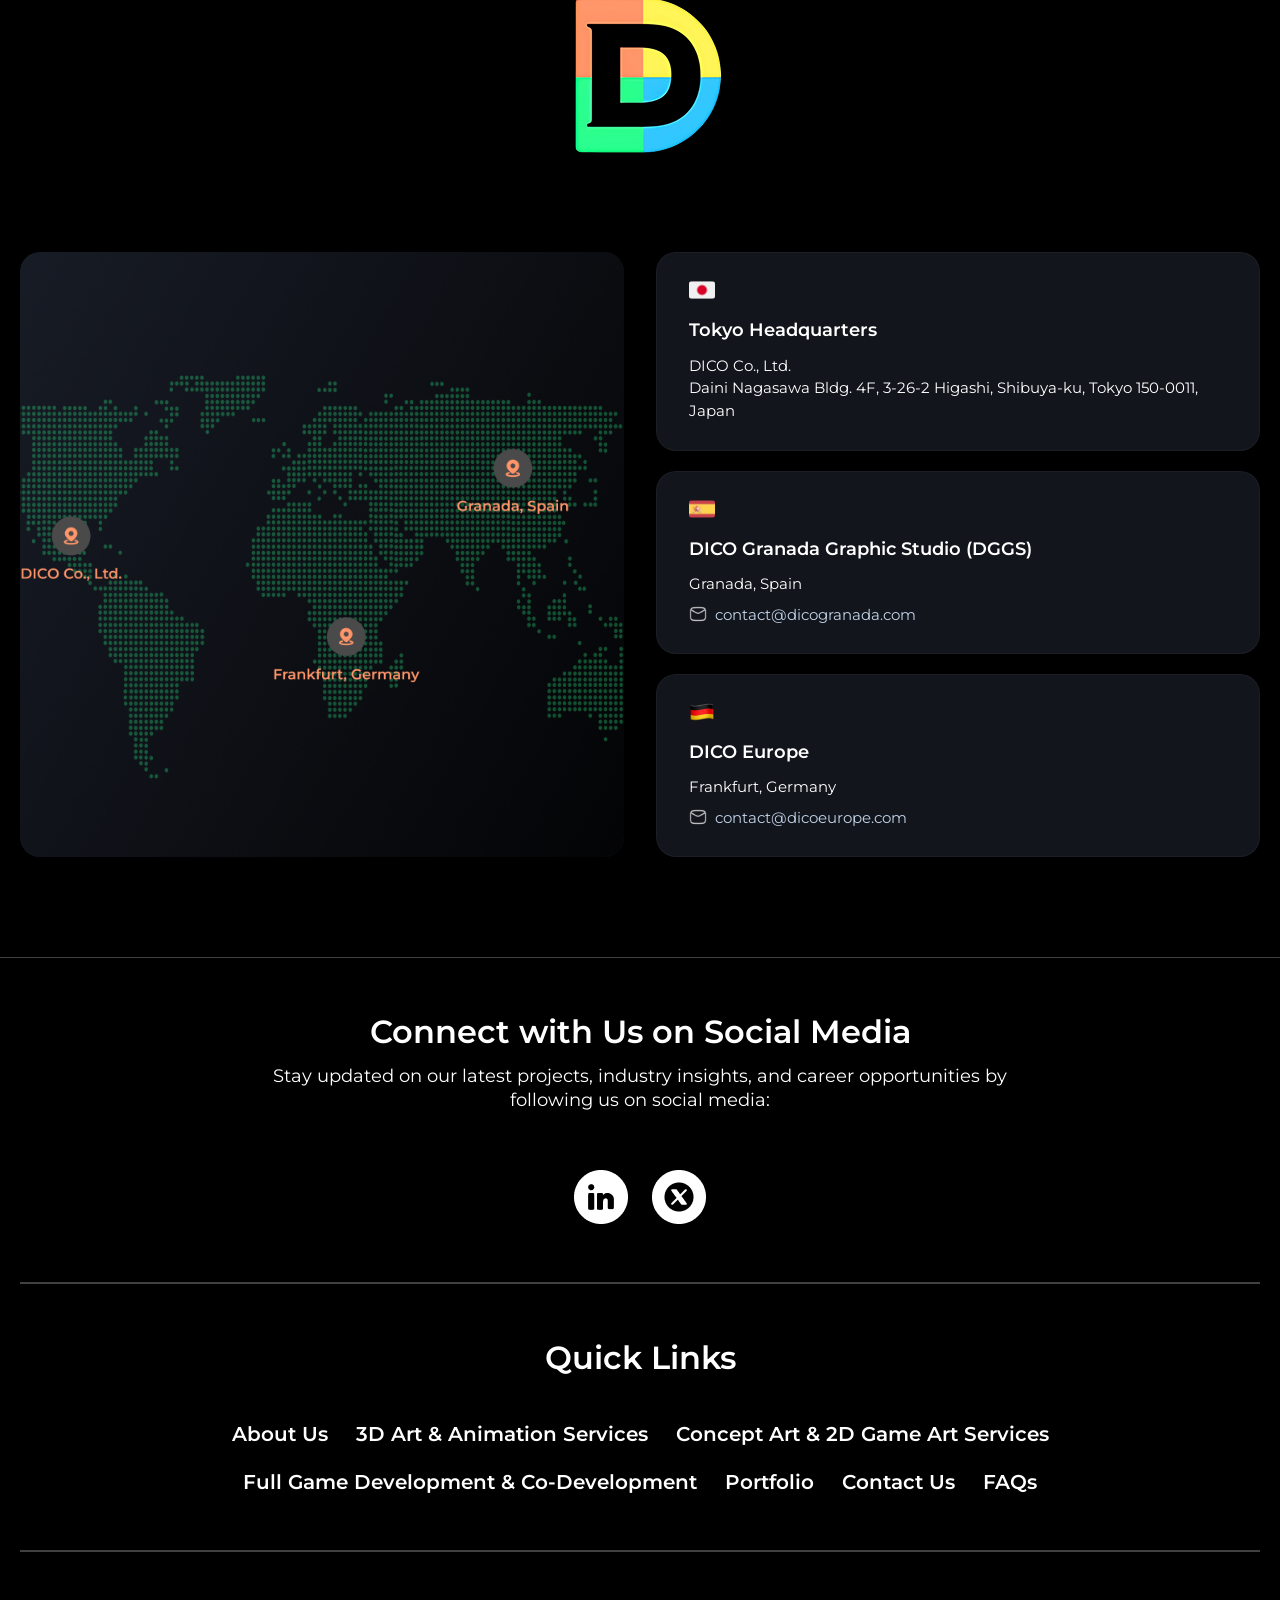
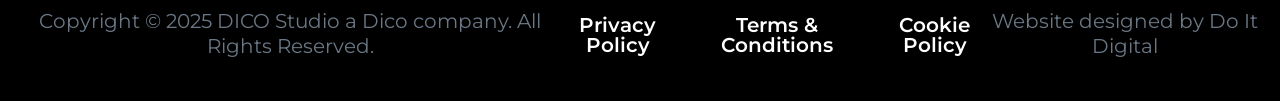
<file: art.html>
<!DOCTYPE html>
<html lang="en">

<head>
    <meta charset="UTF-8">
    <meta name="viewport" content="width=device-width, initial-scale=1.0">
    <title>Game art Outsourcing studio</title>
    <link rel="stylesheet" href="style/style.css">
    <link rel="preconnect" href="https://fonts.googleapis.com">
    <link rel="preconnect" href="https://fonts.gstatic.com" crossorigin>
    <link
        href="https://fonts.googleapis.com/css2?family=Alexandria:wght@100..900&family=Montserrat:ital,wght@0,100..900;1,100..900&display=swap"
        rel="stylesheet">
</head>

<body>

    <main>

        <nav class="main-nav">
            <div class="logo">
                <a href="index.html">
                    <img src="images/logo.png" alt="Logo">
                </a>
            </div>

            <ul class="nav-links">
                <li><a href="art.html">Services</a></li>
                <li><a href="portfolio.html">Portfolio</a></li>
                <li><a href="about.html">About</a></li>
            </ul>


            <div class="nav-btn-area">
                <a href="contact.html" class="gradient-btn">Contact</a>
            </div>
        </nav>

        <section class="hero-section" style="background: url('../images/Concept Art and 2D Art.png') no-repeat ">



            <div class="hero-container">

                <div class="hero-content">
                    <h1 class="hero-title">High-end concept<br>
                        art & 2D game art<br>
                        for stunning visuals</h1>

                    <a href="#" class="gradient-btn">Get high-quality 2d art</a>
                </div>


            </div>

        </section>


        <section class="games-worked-section">
            <div class="commonwrap">

                <h2 class="section-title">Game's We've Worked On</h2>

                <div class="logos-grid">
                    <div class="logo-item"><img src="images/Octopath Traveler1.png" alt="Octopath Traveler"></div>
                    <div class="logo-item"><img src="images/Bloodstained_Ritual of the night.png" alt="Bloodstained">
                    </div>
                    <div class="logo-item"><img src="images/Sword of the vagrant.png" alt="Sword of the Vagrant"></div>
                    <div class="logo-item"><img src="images/Gleamlight logo.png" alt="Gleamlight"></div>
                    <div class="logo-item"><img src="images/Remothered game.png" alt="Remothered"></div>
                    <div class="logo-item"><img src="images/Death Stranding.png" alt="Death Stranding"></div>
                </div>

            </div>
        </section>

        <section class="art-showcase-section">
            <div class="top-left-gradient-shadow"></div>

            <div class="container showcase-container">
                <div class="showcase-layout-wrap">

                    <div class="showcase-left-images">
                        <div class="showcase-top-row">
                            <div class="art-box-small">
                                <div class="art-inner-padded">
                                    <img src="images/2D Animation Services.png" alt="2D Snake Art">
                                </div>
                            </div>
                            <div class="art-box-small">
                                <div class="art-inner-padded">
                                    <img src="images/Game Art Outsourcing.png" alt="2D Character Concept">
                                </div>
                            </div>
                        </div>

                        <div class="showcase-bottom-row">
                            <div class="art-box-large">
                                <div class="art-inner-padded">
                                    <img src="images/Concept Art.png" alt="2D Dragon Cinematic Art">
                                </div>
                            </div>
                        </div>
                    </div>

                    <div class="showcase-right-content">
                        <h2 class="showcase-main-title">Dico Studio delivers AAA Quality 2D Animation, Concept Art that
                            bring your game to life.</h2>
                        <p class="showcase-desc">Great games start with great art, but without compelling visuals, a
                            game world feels empty and disconnected. At DICO Studio, we craft immersive game worlds with
                            expert concept artists, illustrators, and UI designers who brig creativity to life."</p>

                        <div class="showcase-btn-wrap">
                            <a href="#" class="gradient-btn">Let's Talk</a>
                        </div>
                    </div>

                </div>
            </div>
        </section>

        <section class="services-section no-sevise"
            style="background: url('../images/ecd3308df5d4384213a230864fcc1fe4dc9e9425.jpg') no-repeat center center/cover;  ">

            <div class="sevise-overlay"></div>

            <div class="services-container" style="margin-top: 200px; margin-bottom: 200px;">

                <h2 class="services-main-title">Our 2D Art & Concept Services</h2>

                <div class="services-main-box">

                    <p class="services-sub-title">
                        We deliver high-quality, scalable 2D Concept Art for indie game developers and AAA game studios
                    </p>

                    <div class="services-content-layout  art-service-content">
                        <input type="radio" name="service-tabs" id="tab1" checked class="tab-switch">
                        <input type="radio" name="service-tabs" id="tab2" class="tab-switch">
                        <input type="radio" name="service-tabs" id="tab3" class="tab-switch">

                        <div class="services-tabs-sidebar">
                            <label for="tab1" class="tab-btn btn-1">
                                <span class="icon-circle"><img src="images/environment.png" alt="icon"
                                        class="tab-icon"></span>
                                <span>Environment Concept Art</span>
                            </label>
                            <label for="tab2" class="tab-btn btn-2">
                                <span class="icon-circle"><img src="images/character.png" alt="icon"
                                        class="tab-icon"></span>
                                <span>Character Concept Art</span>
                            </label>
                            <label for="tab3" class="tab-btn btn-3">
                                <span class="icon-circle"><img src="images/script.png" alt="icon"
                                        class="tab-icon"></span>
                                <span>Script-to-Art</span>
                            </label>
                        </div>

                        <div class="services-content-display">

                            <div class="service-content-item content-1">
                                <div class="service-img-wrap">
                                    <img src="images/Environment Concept Art.png" alt="3D Art">
                                </div>
                                <div class="service-text-wrap">
                                    <h3 class="display-title">Environment Concept Art</h3>
                                    <p class="display-sub-desc">Stunning world-building visuals that define the mood,
                                        atmosphere, and setting of your game.</p>

                                    <a href="#" class="gradient-btn">Let’s build your game</a>
                                </div>
                            </div>

                            <div class="service-content-item content-2">
                                <div class="service-img-wrap">
                                    <img src="images/Character Concept Art.png" alt="2D Art">
                                </div>
                                <div class="service-text-wrap">
                                    <h3 class="display-title">Character Concept Art</h3>
                                    <p class="display-sub-desc">Fully realised character designs with expressive details
                                        that align with your game’s style and narrative..
                                    </p>
                                    <a href="#" class="gradient-btn">Let’s build your game</a>
                                </div>
                            </div>

                            <div class="service-content-item content-3">
                                <div class="service-img-wrap">
                                    <img src="images/Script to Art.png" alt="Game Dev">
                                </div>
                                <div class="service-text-wrap">
                                    <h3 class="display-title">Script to Art</h3>

                                    <p class="display-sub-desc">Transforming written concepts into visual storyboards
                                        and in-game assets for a cohesive artistic direction.
                                    </p>
                                    <a href="#" class="gradient-btn">Let’s build your game</a>
                                </div>
                            </div>

                        </div>
                    </div>

                </div>

            </div>
        </section>

        <section class="gradient-section"></section>

        <section class="why-partner-section">
            <div class="partner-container">

                <div class="Partner-top-1"></div>
                <div class="Partner-top-2"></div>

                <h2 class="partner-title">wHY STUDIO CHOOSE dico FOR 2D GAME ART</h2>

                <div class="partner-main-box">

                    <div class="partner-inner-box">

                        <div class="partner-row justify-center">
                            <div class="partner-card">
                                <img src="images/check.png" alt="check" class="check-icon">
                                <span class="card-text">Expert Team of Concept Artists & Illustrators</span>
                            </div>
                            <div class="partner-card">
                                <img src="images/check.png" alt="check" class="check-icon">
                                <span class="card-text">Tailored Art Styles for Any Genre</span>
                            </div>
                        </div>
                        <div class="partner-row justify-center">
                            <div class="partner-card">
                                <img src="images/check.png" alt="check" class="check-icon">
                                <span class="card-text">Fast Turnarounds Without Sacrificing Quality</span>
                            </div>
                            <div class="partner-card">
                                <img src="images/check.png" alt="check" class="check-icon">
                                <span class="card-text">Trusted by Leading Game Studios Worldwide</span>
                            </div>
                        </div>

                    </div>
                </div>

                <div style="margin-top: 140px; display: flex;
                    flex-direction: column;
                    align-items: center;">

                    <div style=" position: relative; width: 100%; max-width: 808px ; margin:0 auto;">

                        <img src="images/neon-flag.png" alt="icon" class="card-top-icon" style="z-index: 2;">

                        <div class="testimonial-card-clip">

                            <div class="testimonial-card">
                                <p class="testimonial-text" style="max-width: 548px;">"DICO Studio's concept art and
                                    UI/UX work took our game to the next level!""</p>
                                <div class="client-info">
                                    <img src="images/avatar.png" alt="Manager" class="client-avatar">
                                    <span class="client-role">Game Studio CEO</span>
                                </div>
                            </div>
                        </div>
                    </div>

                </div>

            </div>
        </section>

        <section class="featured-section">
            <div class="container featured-container">

                <h2 class="" style="
                    color: #2CFE90;
                    font-family: Montserrat, sans-serif;
                    font-weight: 600;
                    font-size: 24px;
                    line-height: 100%;
                    letter-spacing: 0%;
                    text-align: center;
                    margin-bottom: 16px;
                ">
                    Portfolio
                </h2>
                <h2 class="featured-main-title">Our 2D & Concept Art in Action</h2>

                <div class="portfolio-grid">

                    <div class="portfolio-card about-future card-border-1">
                        <div class="portfolio-img">
                            <img src="images/2D Animation_Animated Characters.png" alt="Bloodstained">
                        </div>
                        <h3 class="game-title">ARIA</h3>
                        <p class="game-tag">Animated Character Portraits for a stylised RPG</p>
                    </div>

                    <div class="portfolio-card about-future card-border-2">
                        <div class="portfolio-img">
                            <img src="images/2D Animation Design.png" alt="Death Stranding">
                        </div>
                        <h3 class="game-title">Gleamlight</h3>
                        <p class="game-tag">Full 2D background & UI pipeline from concept to release</p>
                    </div>

                    <div class="portfolio-card about-future card-border-3">
                        <div class="portfolio-img">
                            <img src="images/Final Fantasy VII.png" alt="Octopath Traveler">
                        </div>
                        <h3 class="game-title">Taka no Tsume</h3>
                        <p class="game-tag">Fully developed by Dico </p>
                    </div>

                </div>

                <div class="featured-btn-wrap">
                    <a href="#" class="gradient-btn">View full portfolio</a>
                </div>

            </div>
        </section>

        <section class="cta-elevate-section">
            <div class="cta-container">

                <div class="cta-layout">

                    <div class="cta-image-col">
                        <img src="images/outsourcing game art.png" alt="Game Character" class="cta-char-img">
                    </div>

                    <div class="cta-content-col">
                        <h2 class="cta-title">Ready to Elevate<br>Your Game?</h2>

                        <div class="cta-text-box">
                            <p class="cta-desc-1">Whether you need AAA-quality game art, expert animation, or full-scale
                                game development, we’ve got you covered.</p>
                            <p class="cta-desc-2">Let's bring your vision to life with world-class execution and
                                cutting-edge technology.</p>
                        </div>

                        <div class="cta-btn-wrap">
                            <a href="#" class="gradient-btn">Start your project today</a>
                        </div>
                    </div>

                </div>

            </div>
        </section>

        <section class="footer-location-section">
            <div class="footer-container">

                <div class="footer-logo-wrap">
                    <img src="images/logo-large.png" alt="DICO Logo" class="f-logo">
                </div>

                <div class="footer-layout">

                    <div class="footer-map-col">
                        <img src="images/world-map.png" alt="DICO Office Locations Map" class="f-map-img">
                    </div>

                    <div class="footer-content-col">

                        <div class="office-box">
                            <div class="box-header">
                                <img src="images/Japanese.png" alt="Japan Flag" class="box-flag">
                                <h3 class="office-title">Tokyo Headquarters</h3>
                            </div>
                            <p class="office-subtitle">DICO Co., Ltd.</p>
                            <p class="office-address">Daini Nagasawa Bldg. 4F, 3-26-2 Higashi, Shibuya-ku, Tokyo
                                150-0011, Japan</p>
                        </div>

                        <div class="office-box">
                            <div class="box-header">
                                <img src="images/Spanish.png" alt="Spain Flag" class="box-flag">
                                <h3 class="office-title">DICO Granada Graphic Studio (DGGS)</h3>
                            </div>
                            <p class="office-subtitle">Granada, Spain</p>
                            <div class="office-mail-wrap">
                                <img src="images/email-icon.png" alt="Email" class="email-icon">
                                <span class="office-mail">contact@dicogranada.com</span>
                            </div>
                        </div>

                        <div class="office-box">
                            <div class="box-header">
                                <img src="images/Germany.png" alt="Germany Flag" class="box-flag">
                                <h3 class="office-title">DICO Europe</h3>
                            </div>
                            <p class="office-subtitle">Frankfurt, Germany</p>
                            <div class="office-mail-wrap">
                                <img src="images/email-icon.png" alt="Email" class="email-icon">
                                <span class="office-mail">contact@dicoeurope.com</span>
                            </div>
                        </div>

                    </div>
                </div>

            </div>
        </section>

        <footer class="main-bottom-footer">
            <div class="footer-bottom-container">

                <div class="footer-social-wrap">
                    <h3 class="social-main-title">Connect with Us on Social Media</h3>
                    <p class="social-sub-desc">Stay updated on our latest projects, industry insights, and career
                        opportunities by following us on social media:</p>

                    <div class="social-icons-box">
                        <a href="#" class="social-icon-btn"><img src="images/linkedin.png" alt="LinkedIn"></a>
                        <a href="#" class="social-icon-btn"><img src="images/x.png" alt="X (Twitter)"></a>
                    </div>
                </div>

                <hr class="footer-divider">

                <div class="footer-quicklinks-wrap">
                    <h3 class="quicklinks-title">Quick Links</h3>

                    <div class="quicklinks-nav">
                        <a href="#">About Us</a>
                        <a href="#">3D Art & Animation Services</a>
                        <a href="#">Concept Art & 2D Game Art Services</a>
                        <a href="#">Full Game Development & Co-Development</a>
                        <a href="#">Portfolio</a>
                        <a href="#">Contact Us</a>
                        <a href="#">FAQs</a>
                    </div>
                </div>

                <hr class="footer-divider">

                <div class="footer-copyright-bar">
                    <div class="copyright-left">
                        <span>Copyright © 2025 DICO Studio a Dico company. All Rights Reserved.</span>
                    </div>

                    <div class="policy-center">
                        <a href="#">Privacy Policy</a>
                        <a href="#">Terms & Conditions</a>
                        <a href="#">Cookie Policy</a>
                    </div>

                    <div class="credit-right">
                        <span>Website designed by Do It Digital</span>
                    </div>
                </div>

            </div>
        </footer>

    </main>

</body>

</html>
</file>
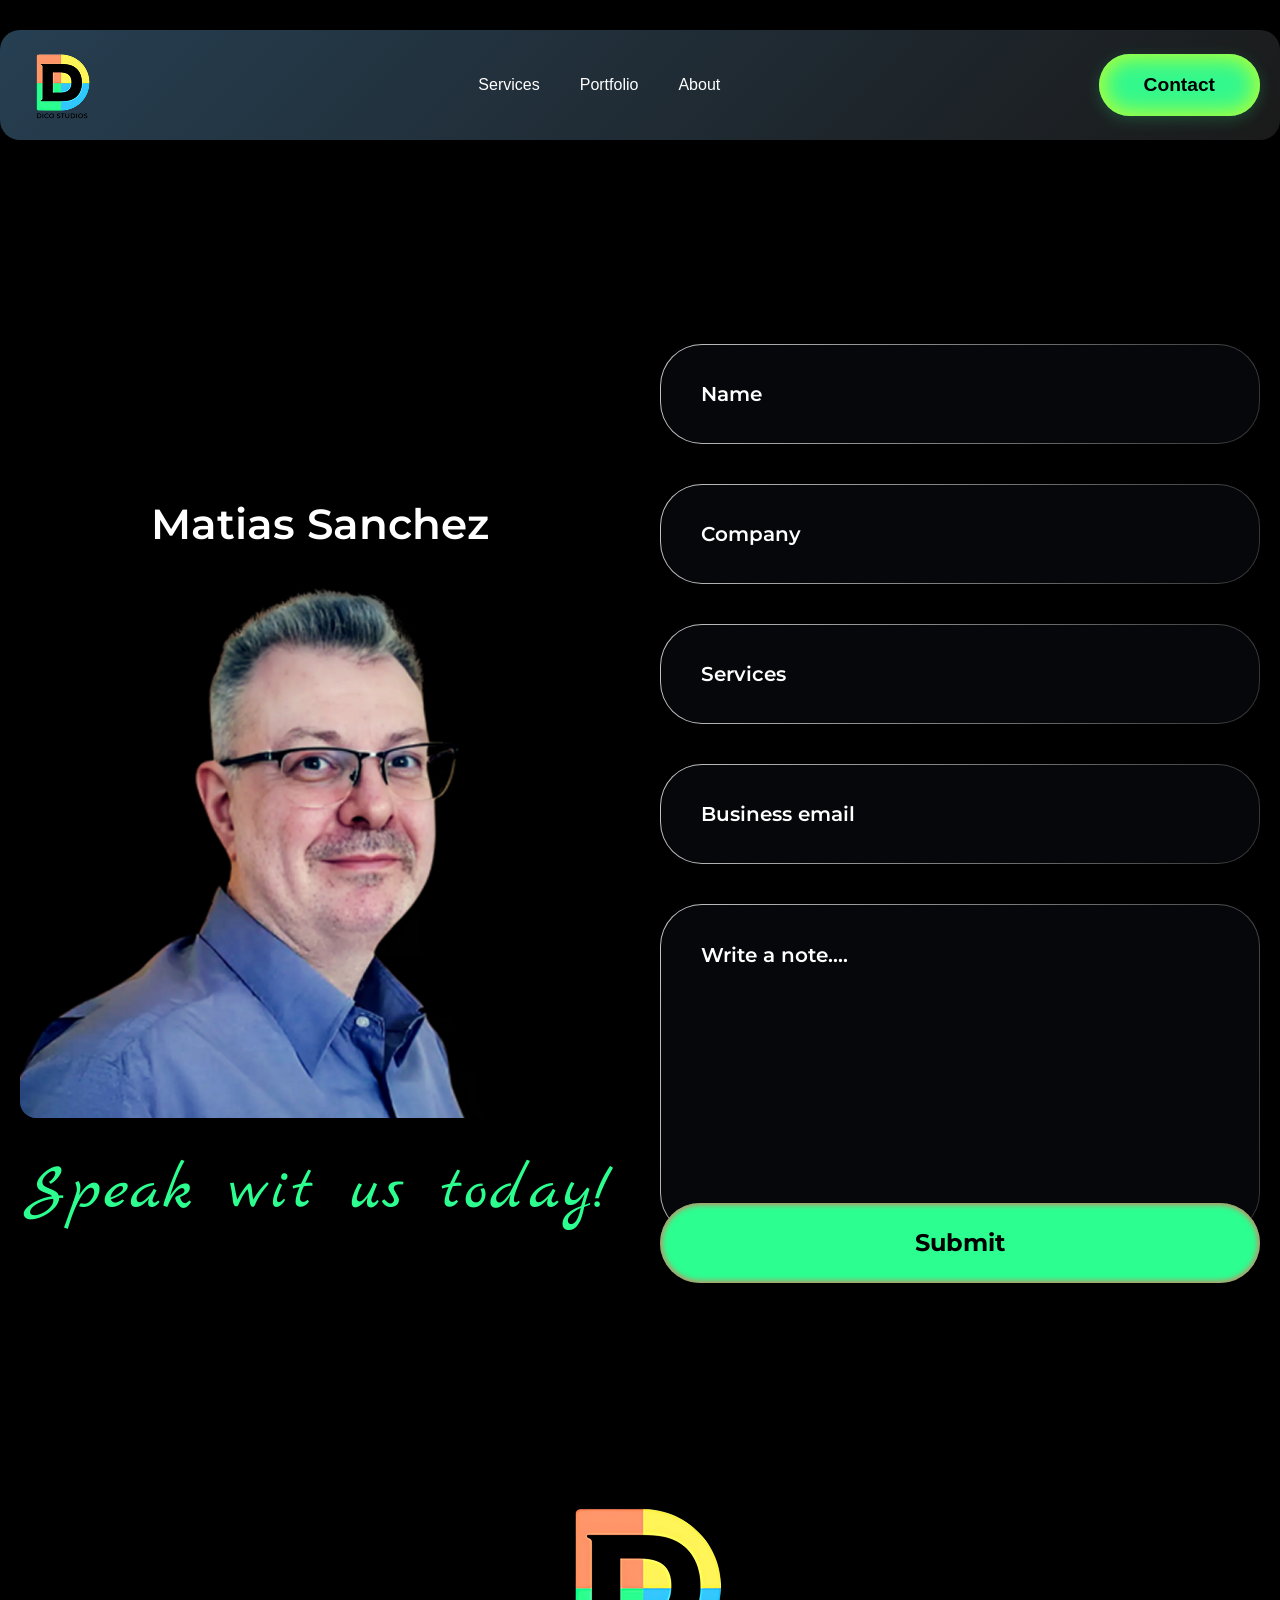
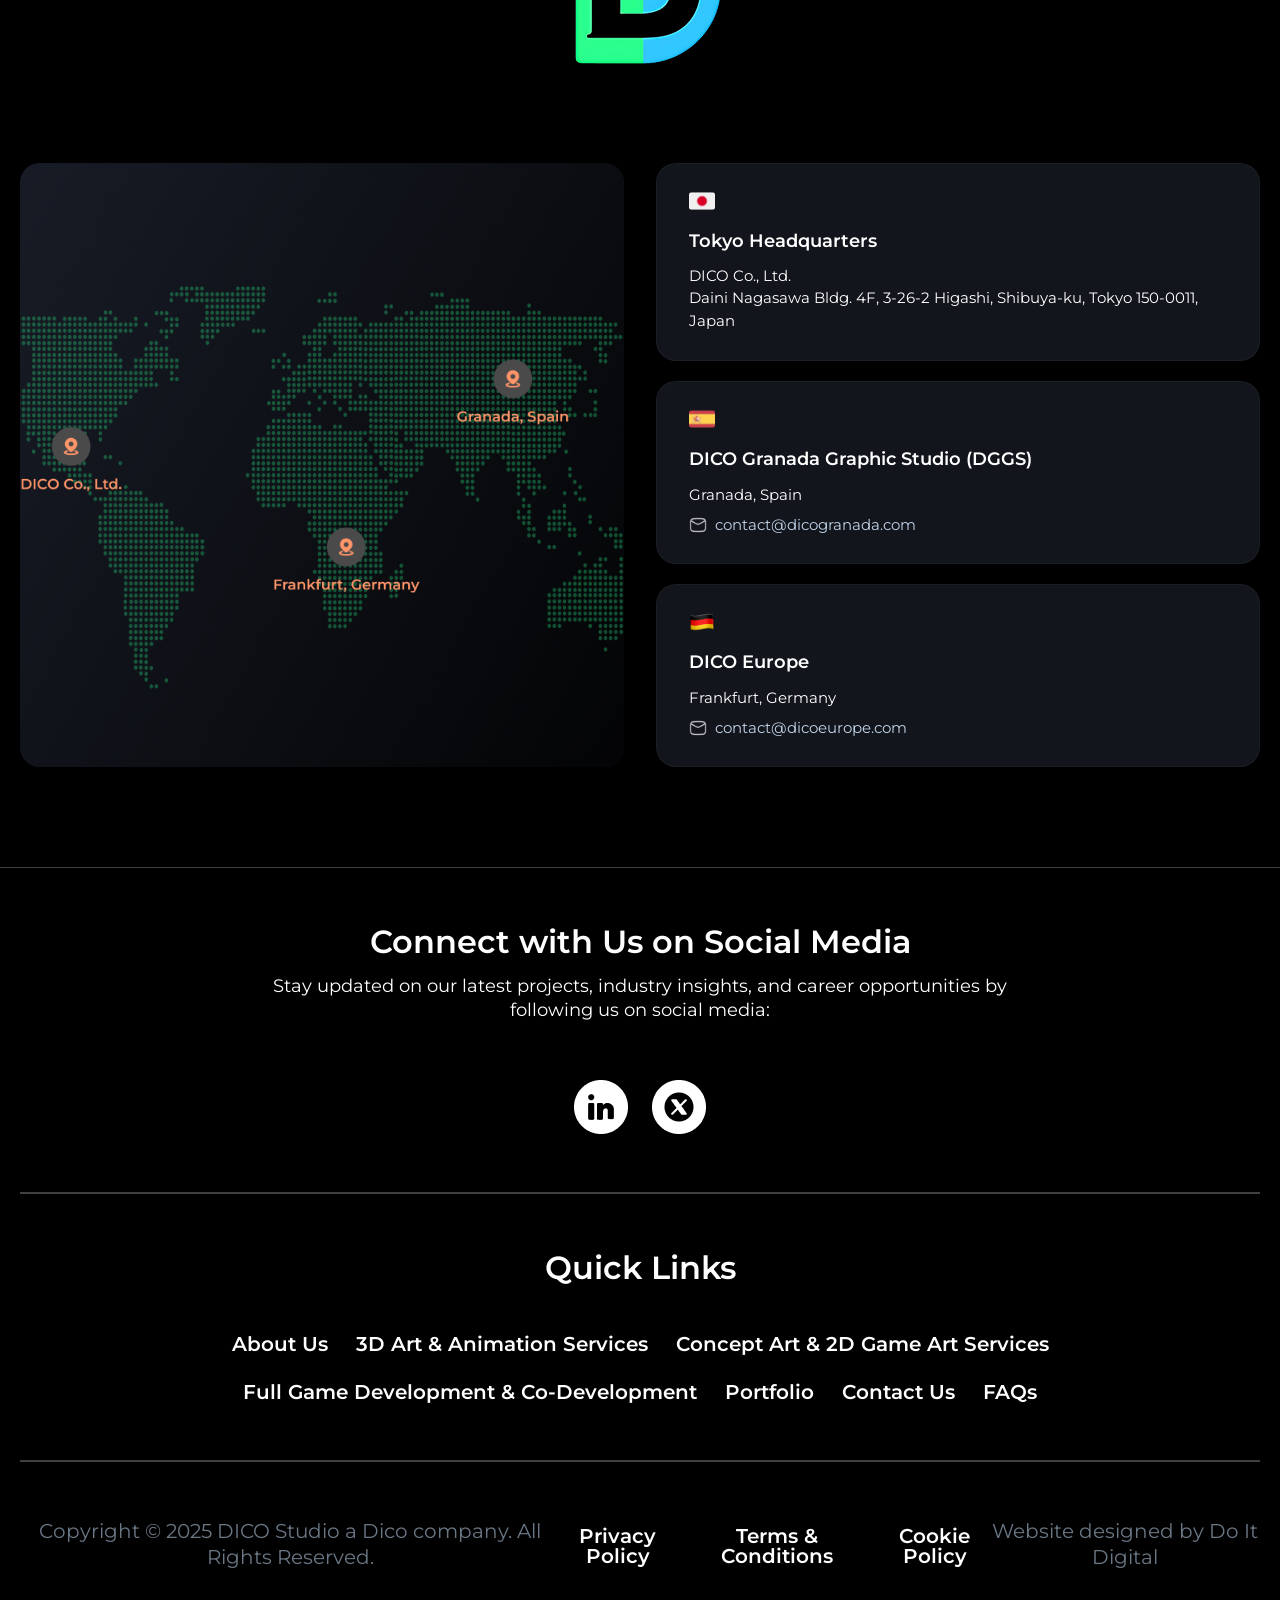
<file: contact.html>
<!DOCTYPE html>
<html lang="en">

<head>
    <meta charset="UTF-8">
    <meta name="viewport" content="width=device-width, initial-scale=1.0">
    <title>Game art Outsourcing studio</title>
    <link rel="stylesheet" href="style/style.css">
    <link rel="preconnect" href="https://fonts.googleapis.com">
    <link rel="preconnect" href="https://fonts.gstatic.com" crossorigin>
    <link
        href="https://fonts.googleapis.com/css2?family=Alexandria:wght@100..900&family=Marck+Script&family=Montserrat:ital,wght@0,100..900;1,100..900&display=swap"
        rel="stylesheet">
</head>

<body>

    <main>

        <nav class="main-nav">
            <div class="logo">
                <a href="index.html">
                    <img src="images/logo.png" alt="Logo">
                </a>
            </div>

            <ul class="nav-links">
                <li><a href="art.html">Services</a></li>
                <li><a href="portfolio.html">Portfolio</a></li>
                <li><a href="about.html">About</a></li>
            </ul>


            <div class="nav-btn-area">
                <a href="contact.html" class="gradient-btn">Contact</a>
            </div>
        </nav>

        <section class="contact-section">
            <div class="contact-container">

                <div class="contact-layout">

                    <div class="contact-profile-col">
                        <h2 class="profile-name">Matias Sanchez</h2>

                        <div class="profile-img-wrap">
                            <img src="images/matias.png" alt="Matias Sanchez" class="profile-avatar-img">
                        </div>

                        <h3 class="contact-slogan">Speak wit us today!</h3>
                    </div>

                    <div class="contact-form-col">
                        <form class="custom-contact-form">

                            <div class="input-group">
                                <input type="text" placeholder="Name" required class="form-input">
                            </div>

                            <div class="input-group">
                                <input type="text" placeholder="Company" class="form-input">
                            </div>

                            <div class="input-group">
                                <input type="text" placeholder="Services" class="form-input">
                            </div>

                            <div class="input-group">
                                <input type="email" placeholder="Business email" required class="form-input">
                            </div>

                            <div class="input-group">
                                <textarea placeholder="Write a note...." rows="6" class="form-textarea"></textarea>
                            </div>

                            <button type="submit" class="form-submit-btn">Submit</button>

                        </form>
                    </div>

                </div>

            </div>
        </section>

        <section class="footer-location-section">
            <div class="footer-container">

                <div class="footer-logo-wrap">
                    <img src="images/logo-large.png" alt="DICO Logo" class="f-logo">
                </div>

                <div class="footer-layout">

                    <div class="footer-map-col">
                        <img src="images/world-map.png" alt="DICO Office Locations Map" class="f-map-img">
                    </div>

                    <div class="footer-content-col">

                        <div class="office-box">
                            <div class="box-header">
                                <img src="images/Japanese.png" alt="Japan Flag" class="box-flag">
                                <h3 class="office-title">Tokyo Headquarters</h3>
                            </div>
                            <p class="office-subtitle">DICO Co., Ltd.</p>
                            <p class="office-address">Daini Nagasawa Bldg. 4F, 3-26-2 Higashi, Shibuya-ku, Tokyo
                                150-0011, Japan</p>
                        </div>

                        <div class="office-box">
                            <div class="box-header">
                                <img src="images/Spanish.png" alt="Spain Flag" class="box-flag">
                                <h3 class="office-title">DICO Granada Graphic Studio (DGGS)</h3>
                            </div>
                            <p class="office-subtitle">Granada, Spain</p>
                            <div class="office-mail-wrap">
                                <img src="images/email-icon.png" alt="Email" class="email-icon">
                                <span class="office-mail">contact@dicogranada.com</span>
                            </div>
                        </div>

                        <div class="office-box">
                            <div class="box-header">
                                <img src="images/Germany.png" alt="Germany Flag" class="box-flag">
                                <h3 class="office-title">DICO Europe</h3>
                            </div>
                            <p class="office-subtitle">Frankfurt, Germany</p>
                            <div class="office-mail-wrap">
                                <img src="images/email-icon.png" alt="Email" class="email-icon">
                                <span class="office-mail">contact@dicoeurope.com</span>
                            </div>
                        </div>

                    </div>
                </div>

            </div>
        </section>

        <footer class="main-bottom-footer">
            <div class="footer-bottom-container">

                <div class="footer-social-wrap">
                    <h3 class="social-main-title">Connect with Us on Social Media</h3>
                    <p class="social-sub-desc">Stay updated on our latest projects, industry insights, and career
                        opportunities by following us on social media:</p>

                    <div class="social-icons-box">
                        <a href="#" class="social-icon-btn"><img src="images/linkedin.png" alt="LinkedIn"></a>
                        <a href="#" class="social-icon-btn"><img src="images/x.png" alt="X (Twitter)"></a>
                    </div>
                </div>

                <hr class="footer-divider">

                <div class="footer-quicklinks-wrap">
                    <h3 class="quicklinks-title">Quick Links</h3>

                    <div class="quicklinks-nav">
                        <a href="#">About Us</a>
                        <a href="#">3D Art & Animation Services</a>
                        <a href="#">Concept Art & 2D Game Art Services</a>
                        <a href="#">Full Game Development & Co-Development</a>
                        <a href="#">Portfolio</a>
                        <a href="#">Contact Us</a>
                        <a href="#">FAQs</a>
                    </div>
                </div>

                <hr class="footer-divider">

                <div class="footer-copyright-bar">
                    <div class="copyright-left">
                        <span>Copyright © 2025 DICO Studio a Dico company. All Rights Reserved.</span>
                    </div>

                    <div class="policy-center">
                        <a href="#">Privacy Policy</a>
                        <a href="#">Terms & Conditions</a>
                        <a href="#">Cookie Policy</a>
                    </div>

                    <div class="credit-right">
                        <span>Website designed by Do It Digital</span>
                    </div>
                </div>

            </div>
        </footer>

    </main>

</body>

</html>
</file>
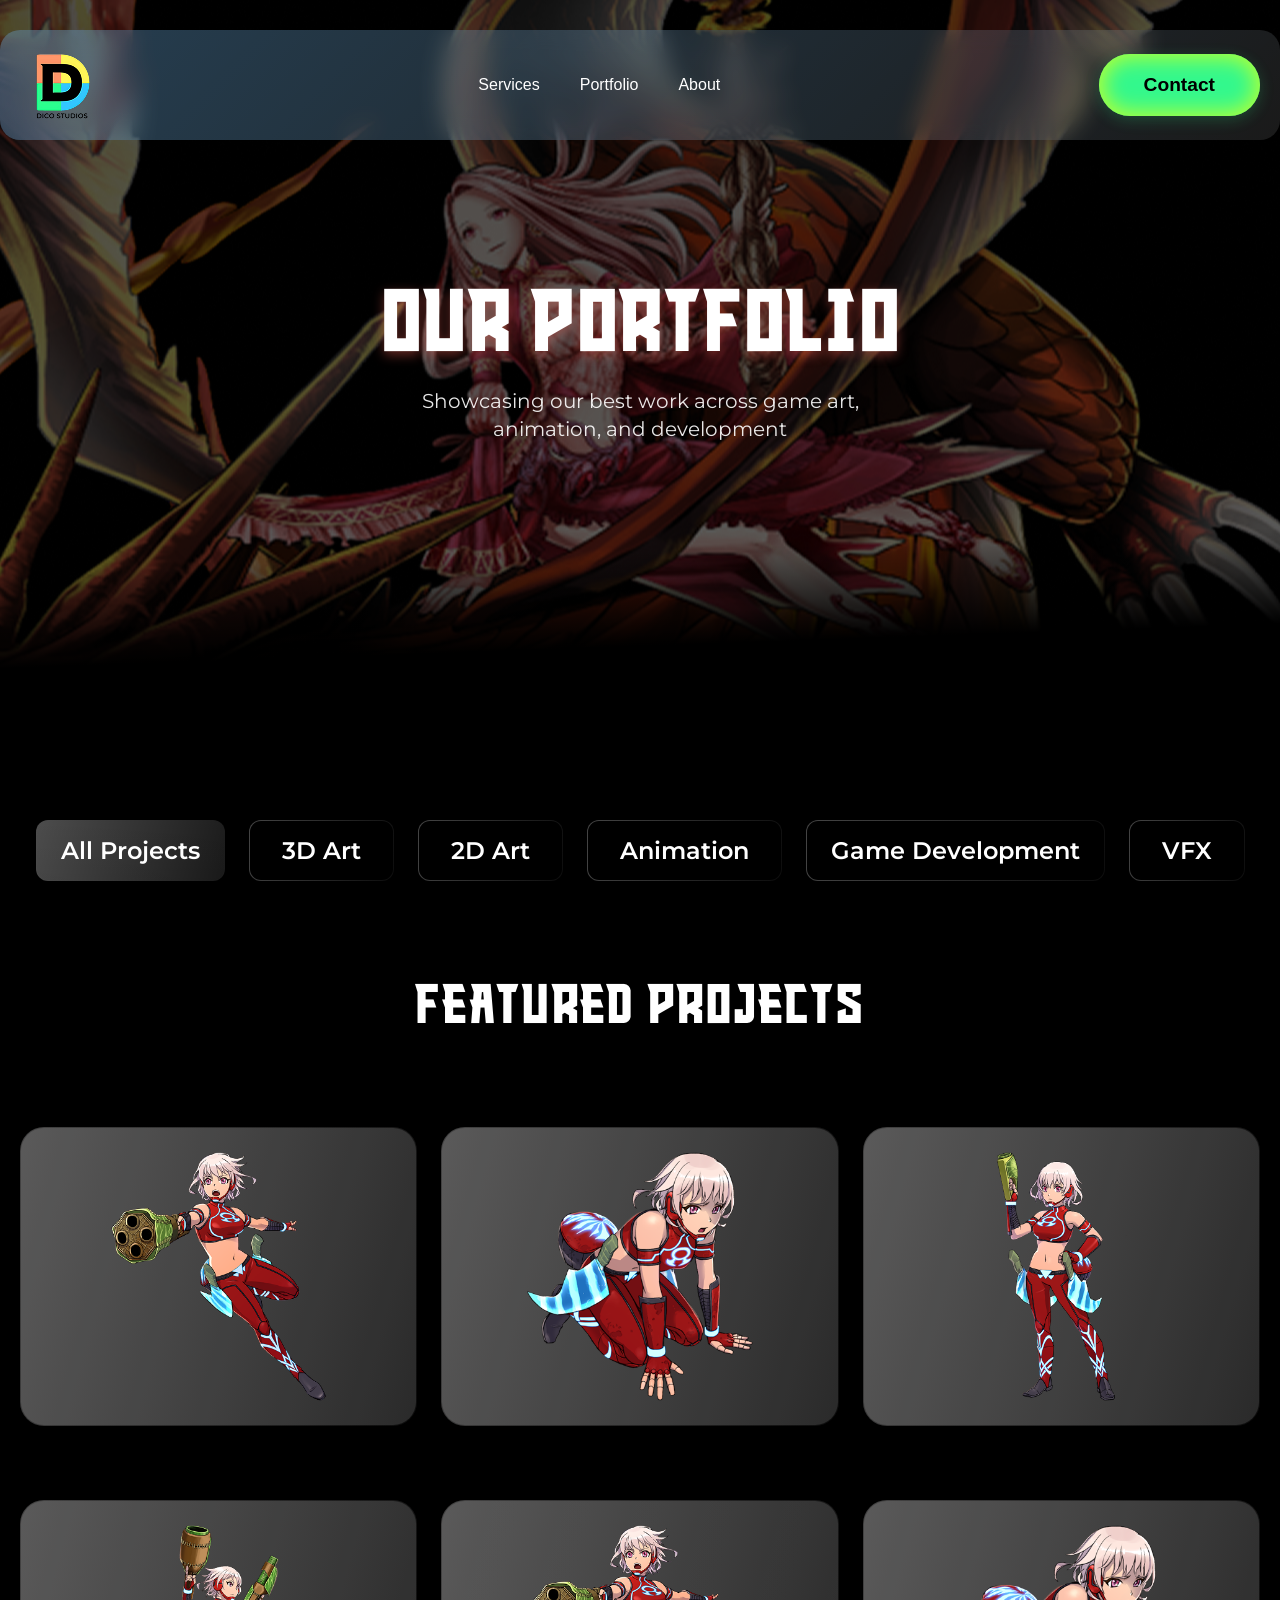
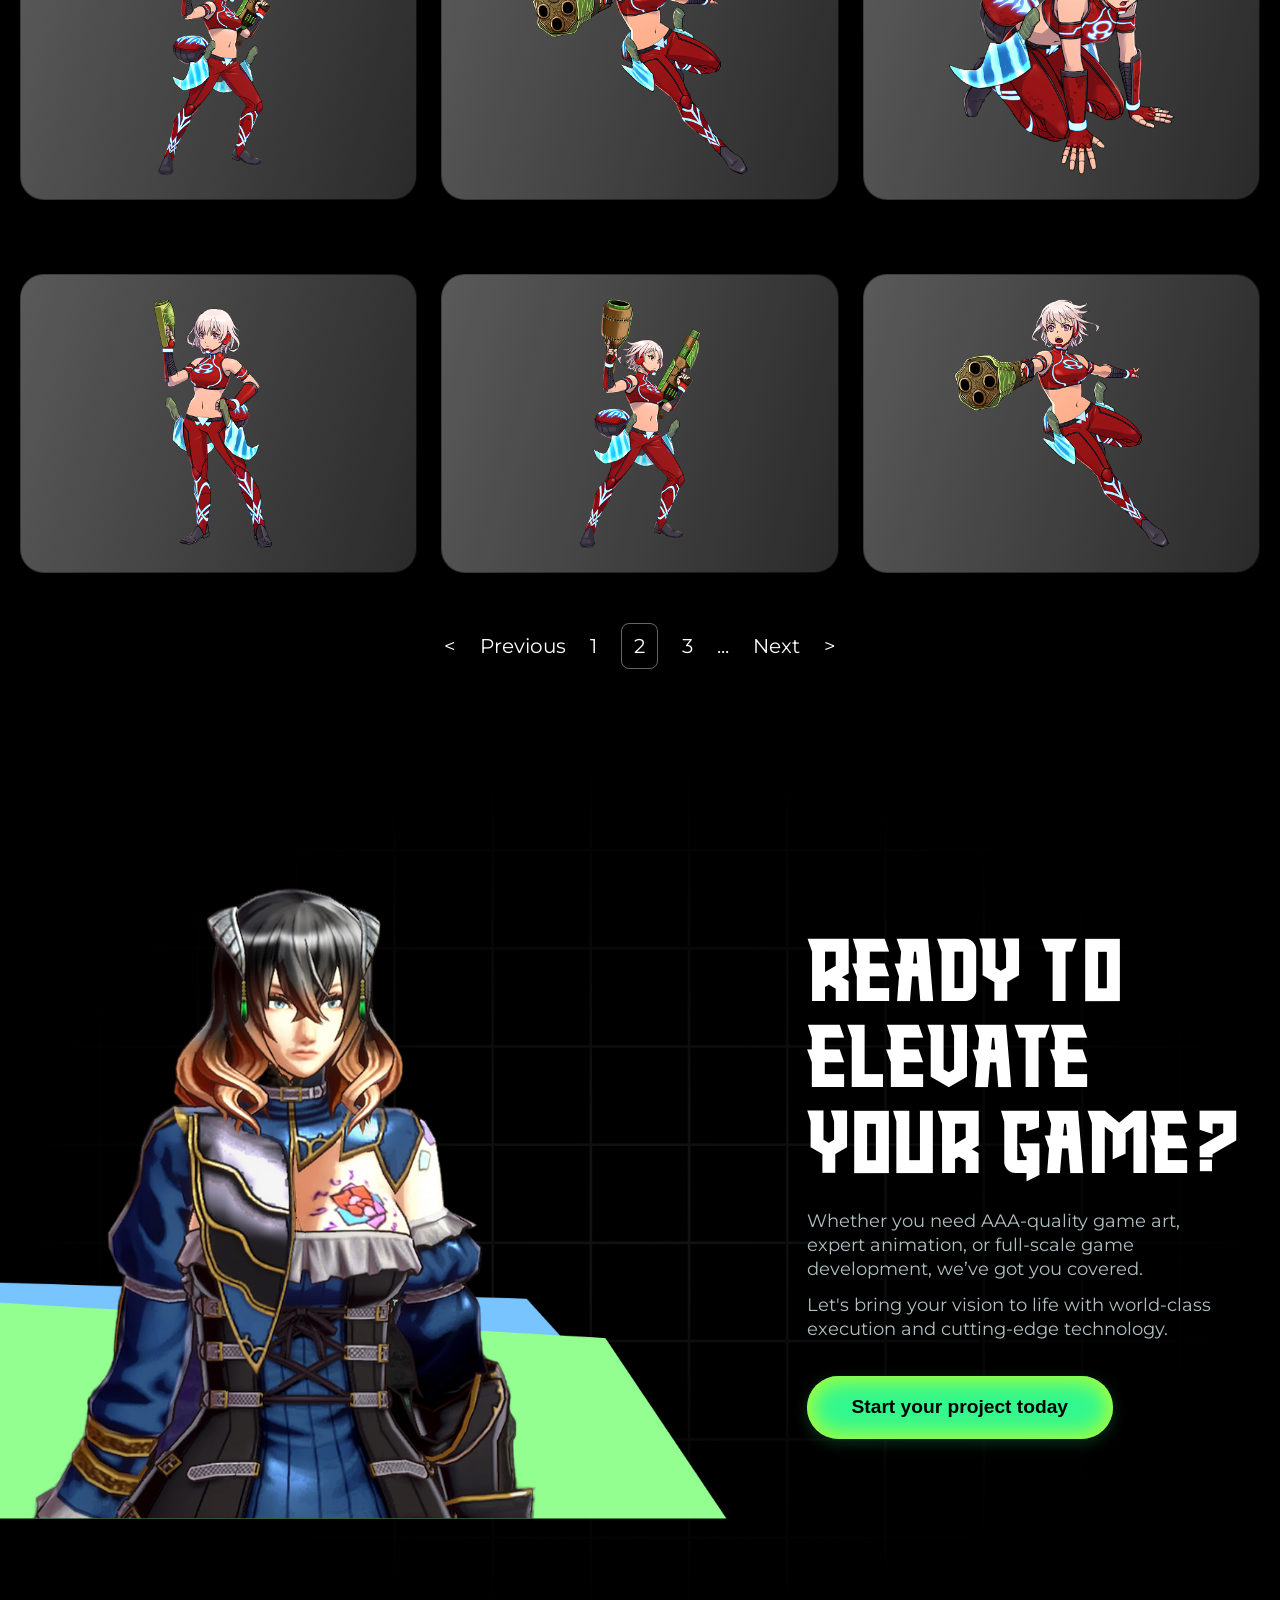
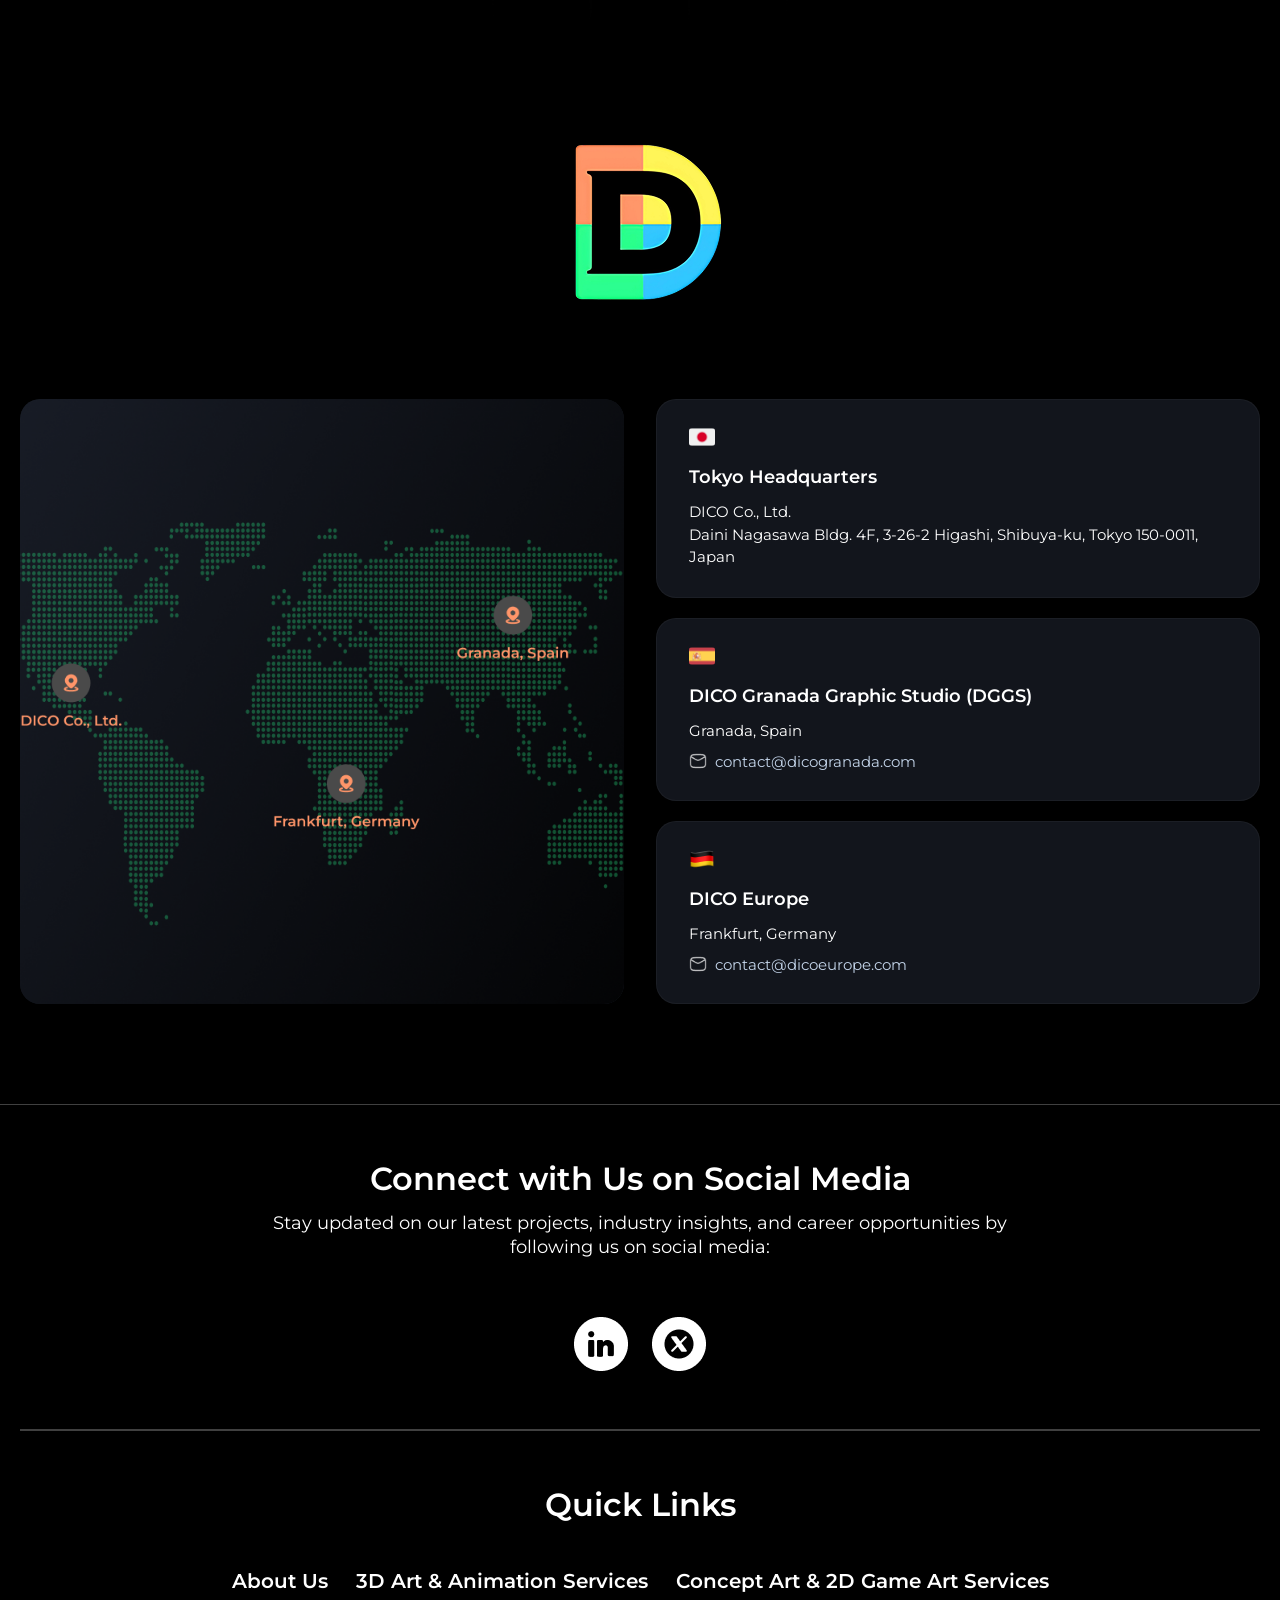
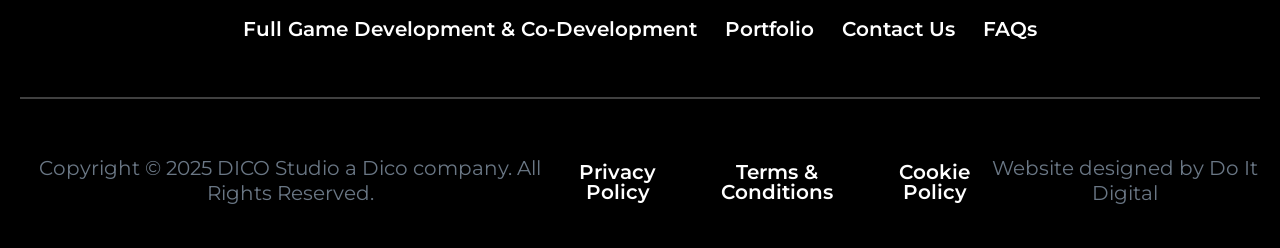
<file: portfolio.html>
<!DOCTYPE html>
<html lang="en">

<head>
    <meta charset="UTF-8">
    <meta name="viewport" content="width=device-width, initial-scale=1.0">
    <title>Game art Outsourcing studio</title>
    <link rel="stylesheet" href="style/style.css">
    <link rel="preconnect" href="https://fonts.googleapis.com">
    <link rel="preconnect" href="https://fonts.gstatic.com" crossorigin>
    <link
        href="https://fonts.googleapis.com/css2?family=Alexandria:wght@100..900&family=Montserrat:ital,wght@0,100..900;1,100..900&display=swap"
        rel="stylesheet">
</head>

<body>

    <main>

        <nav class="main-nav">
            <div class="logo">
                <a href="index.html">
                    <img src="images/logo.png" alt="Logo">
                </a>
            </div>

            <ul class="nav-links">
                <li><a href="art.html">Services</a></li>
                <li><a href="portfolio.html">Portfolio</a></li>
                <li><a href="about.html">About</a></li>
            </ul>


            <div class="nav-btn-area">
                <a href="contact.html" class="gradient-btn">Contact</a>
            </div>
        </nav>

        <section class="portfolio-hero-section">

            <div class="portfolio-hero-container">
                <div class="portfolio-hero-content">
                    <h1 class="portfolio-hero-title">Our Portfolio</h1>
                    <p class="portfolio-hero-desc">Showcasing our best work across game art, animation, and development
                    </p>
                </div>
            </div>
            <div class="portfolio-hero-overlay"></div>

        </section>

        <section class="portfolio-filter-section">
            <div class="portfolio-container-tabs">

                <input type="radio" name="proj-tabs" id="p-all" checked class="proj-switch">
                <input type="radio" name="proj-tabs" id="p-3d" class="proj-switch">
                <input type="radio" name="proj-tabs" id="p-2d" class="proj-switch">
                <input type="radio" name="proj-tabs" id="p-anim" class="proj-switch">
                <input type="radio" name="proj-tabs" id="p-dev" class="proj-switch">
                <input type="radio" name="proj-tabs" id="p-vfx" class="proj-switch">

                <div class="filter-tabs-bar">
                    <label for="p-all" class="filter-btn btn-all">All Projects</label>
                    <label for="p-3d" class="filter-btn btn-3d">3D Art</label>
                    <label for="p-2d" class="filter-btn btn-2d">2D Art</label>
                    <label for="p-anim" class="filter-btn btn-anim">Animation</label>
                    <label for="p-dev" class="filter-btn btn-dev">Game Development</label>
                    <label for="p-vfx" class="filter-btn btn-vfx">VFX</label>
                </div>

                <h2 class="featured-projects-title">Featured Projects</h2>

                <div class="projects-grid-container">

                    <div class="project-card cat-3d">
                        <div class="proj-img-holder"><img src="images/portfolio1.png" alt="Project 1"></div>
                    </div>

                    <div class="project-card cat-2d">
                        <div class="proj-img-holder"><img src="images/portfolio2.png" alt="Project 2"></div>
                    </div>

                    <div class="project-card cat-anim">
                        <div class="proj-img-holder"><img src="images/portfolio3.png" alt="Project 3"></div>
                    </div>

                    <div class="project-card cat-2d">
                        <div class="proj-img-holder"><img src="images/portfolio4.png" alt="Project 4"></div>
                    </div>

                    <div class="project-card cat-dev">
                        <div class="proj-img-holder"><img src="images/portfolio1.png" alt="Project 5"></div>
                    </div>

                    <div class="project-card cat-anim">
                        <div class="proj-img-holder"><img src="images/portfolio2.png" alt="Project 6"></div>
                    </div>

                    <div class="project-card cat-vfx">
                        <div class="proj-img-holder"><img src="images/portfolio3.png" alt="Project 7"></div>
                    </div>

                    <div class="project-card cat-3d">
                        <div class="proj-img-holder"><img src="images/portfolio4.png" alt="Project 8"></div>
                    </div>

                    <div class="project-card cat-dev">
                        <div class="proj-img-holder"><img src="images/portfolio1.png" alt="Project 9"></div>
                    </div>

                </div>

                <div class="portfolio-pagination">
                    <a href="#" class="page-arrow prev-page"><span>&lt;</span> Previous</a>
                    <a href="#" class="page-num">1</a>
                    <a href="#" class="page-num current-page">2</a>
                    <a href="#" class="page-num">3</a>
                    <span class="page-dots">...</span>
                    <a href="#" class="page-arrow next-page">Next <span>&gt;</span></a>
                </div>

            </div>
        </section>

        <section class="cta-elevate-section">
            <div class="cta-container">

                <div class="cta-layout">

                    <div class="cta-image-col">
                        <img src="images/outsourcing game art.png" alt="Game Character" class="cta-char-img">
                    </div>

                    <div class="cta-content-col">
                        <h2 class="cta-title">Ready to Elevate<br>Your Game?</h2>

                        <div class="cta-text-box">
                            <p class="cta-desc-1">Whether you need AAA-quality game art, expert animation, or full-scale
                                game development, we’ve got you covered.</p>
                            <p class="cta-desc-2">Let's bring your vision to life with world-class execution and
                                cutting-edge technology.</p>
                        </div>

                        <div class="cta-btn-wrap">
                            <a href="#" class="gradient-btn">Start your project today</a>
                        </div>
                    </div>

                </div>

            </div>
        </section>

        <section class="footer-location-section">
            <div class="footer-container">

                <div class="footer-logo-wrap">
                    <img src="images/logo-large.png" alt="DICO Logo" class="f-logo">
                </div>

                <div class="footer-layout">

                    <div class="footer-map-col">
                        <img src="images/world-map.png" alt="DICO Office Locations Map" class="f-map-img">
                    </div>

                    <div class="footer-content-col">

                        <div class="office-box">
                            <div class="box-header">
                                <img src="images/Japanese.png" alt="Japan Flag" class="box-flag">
                                <h3 class="office-title">Tokyo Headquarters</h3>
                            </div>
                            <p class="office-subtitle">DICO Co., Ltd.</p>
                            <p class="office-address">Daini Nagasawa Bldg. 4F, 3-26-2 Higashi, Shibuya-ku, Tokyo
                                150-0011, Japan</p>
                        </div>

                        <div class="office-box">
                            <div class="box-header">
                                <img src="images/Spanish.png" alt="Spain Flag" class="box-flag">
                                <h3 class="office-title">DICO Granada Graphic Studio (DGGS)</h3>
                            </div>
                            <p class="office-subtitle">Granada, Spain</p>
                            <div class="office-mail-wrap">
                                <img src="images/email-icon.png" alt="Email" class="email-icon">
                                <span class="office-mail">contact@dicogranada.com</span>
                            </div>
                        </div>

                        <div class="office-box">
                            <div class="box-header">
                                <img src="images/Germany.png" alt="Germany Flag" class="box-flag">
                                <h3 class="office-title">DICO Europe</h3>
                            </div>
                            <p class="office-subtitle">Frankfurt, Germany</p>
                            <div class="office-mail-wrap">
                                <img src="images/email-icon.png" alt="Email" class="email-icon">
                                <span class="office-mail">contact@dicoeurope.com</span>
                            </div>
                        </div>

                    </div>
                </div>

            </div>
        </section>

        <footer class="main-bottom-footer">
            <div class="footer-bottom-container">

                <div class="footer-social-wrap">
                    <h3 class="social-main-title">Connect with Us on Social Media</h3>
                    <p class="social-sub-desc">Stay updated on our latest projects, industry insights, and career
                        opportunities by following us on social media:</p>

                    <div class="social-icons-box">
                        <a href="#" class="social-icon-btn"><img src="images/linkedin.png" alt="LinkedIn"></a>
                        <a href="#" class="social-icon-btn"><img src="images/x.png" alt="X (Twitter)"></a>
                    </div>
                </div>

                <hr class="footer-divider">

                <div class="footer-quicklinks-wrap">
                    <h3 class="quicklinks-title">Quick Links</h3>

                    <div class="quicklinks-nav">
                        <a href="#">About Us</a>
                        <a href="#">3D Art & Animation Services</a>
                        <a href="#">Concept Art & 2D Game Art Services</a>
                        <a href="#">Full Game Development & Co-Development</a>
                        <a href="#">Portfolio</a>
                        <a href="#">Contact Us</a>
                        <a href="#">FAQs</a>
                    </div>
                </div>

                <hr class="footer-divider">

                <div class="footer-copyright-bar">
                    <div class="copyright-left">
                        <span>Copyright © 2025 DICO Studio a Dico company. All Rights Reserved.</span>
                    </div>

                    <div class="policy-center">
                        <a href="#">Privacy Policy</a>
                        <a href="#">Terms & Conditions</a>
                        <a href="#">Cookie Policy</a>
                    </div>

                    <div class="credit-right">
                        <span>Website designed by Do It Digital</span>
                    </div>
                </div>

            </div>
        </footer>

    </main>

</body>

</html>
</file>
<file: style/style.css>
@import url('navbar.css');
@import url('btn.css');
@import url('hero.css');
@import url('ticker.css');
@import url('worked.css');
@import url('trusted.css');
@import url('partner.css');
@import url('services.css');
@import url('featured.css');
@import url('about.css');
@import url('team.css');
@import url('engines.css');
@import url('faq.css');
@import url('location.css');
@import url('footer.css');
@import url('elevate.css');
@import url('pipeline.css');
@import url('contact.css');
@import url('portfolio-hero.css');
@import url('portfolio-filter.css');
@import url('team-info.css');
@import url('about-future.css');
@import url('story-values.css');
@import url('about-hero.css');
@import url('art-showcase.css');
@import url('nextgen-cta.css');
@import url('about-banner.css');
@import url('our-offices.css');
@import url('expertise.css');

@font-face {
    font-family: 'KNIGHT WARRIOR';
    src: url('../fonts/KnightWarrior-w16n8.otf') format('opentype');
    font-weight: 400;
    font-style: normal;
}


*,
*::before,
*::after {
    margin: 0;
    padding: 0;
    box-sizing: border-box;
}

:root {
    --primary-color: #2563eb;
    --primary-hover: #1d4ed8;
    --text-dark: #000000;
    --text-light: #64748b;
    --bg-light: #000000;
    --white: #ffffff;
    --main-font: 'Segoe UI', Tahoma, Geneva, Verdana, sans-serif;
    --transition: all 0.3s ease;
}

body {
    font-family: var(--main-font);
    background-color: var(--bg-light);
    color: var(--text-dark);
    line-height: 1.6;
}

main {
    max-width: 1920px;
    margin: 0 auto;
}

.testimonial-card-clip {
    clip-path: polygon(0 0,
            calc(100% - 70px) 0,
            100% 70px,
            100% calc(100% - 16px),
            calc(100% - 16px) 100%,
            70px 100%,
            0 calc(100% - 70px),
            0 0);
}

.gradient-section {
    margin-top: -110px;
    width: 100%;
    height: 220px;
    background: linear-gradient(180deg,
            rgba(0, 0, 0, 0) 0%,

            rgba(0, 0, 0, 1) 50%,

            rgba(0, 0, 0, 0) 100%);
    backdrop-filter: blur(1px);
    -webkit-backdrop-filter: blur(1px);
    pointer-events: none;
    z-index: 50;
}


.ambient-glow-overlay {
    position: absolute;
    width: 746px;
    height: 369px;
    top: -150px;
    left: -220px;
    opacity: 0.6;
    background: radial-gradient(circle, rgba(102, 198, 224, 0.35) 0%, rgba(102, 198, 224, 0) 70%);
    filter: blur(120px);
    -webkit-filter: blur(120px);
    border-radius: 50%;
    pointer-events: none;
    z-index: 0;
}

.ambient-glow-yellow {
    position: absolute;
    width: 746px;
    height: 169px;
    top: 0px;
    left: -220px;
    opacity: 0.5;
    background: radial-gradient(circle, rgba(235, 255, 163, 0.4) 0%, rgba(235, 255, 163, 0) 70%);
    filter: blur(120px);
    -webkit-filter: blur(120px);
    border-radius: 50%;
    pointer-events: none;
    z-index: 0;
}

.ambient-glow-orange {
    position: absolute;
    width: 746px;
    height: 369px;
    top: -150px;
    left: -220px;
    opacity: 0.6;
    background: radial-gradient(circle, rgba(255, 182, 163, 0.4) 0%, rgba(255, 182, 163, 0) 70%);
    filter: blur(120px);
    -webkit-filter: blur(120px);
    border-radius: 50%;
    pointer-events: none;
    z-index: 0;
}

.ambient-glow-purple {
    position: absolute;
    width: 746px;
    height: 369px;
    top: -150px;
    left: -220px;
    opacity: 0.6;
    background: radial-gradient(circle, rgba(128, 102, 224, 0.4) 0%, rgba(128, 102, 224, 0) 70%);
    filter: blur(120px);
    -webkit-filter: blur(120px);
    border-radius: 50%;
    pointer-events: none;
    z-index: 0;
}

.ambient-glow-pink {
    position: absolute;
    width: 746px;
    height: 369px;
    top: -150px;
    left: -220px;
    opacity: 0.6;
    background: radial-gradient(circle, rgba(255, 163, 235, 0.4) 0%, rgba(255, 163, 235, 0) 70%);
    filter: blur(120px);
    -webkit-filter: blur(120px);
    border-radius: 50%;
    pointer-events: none;
    z-index: 0;
}
</file>
